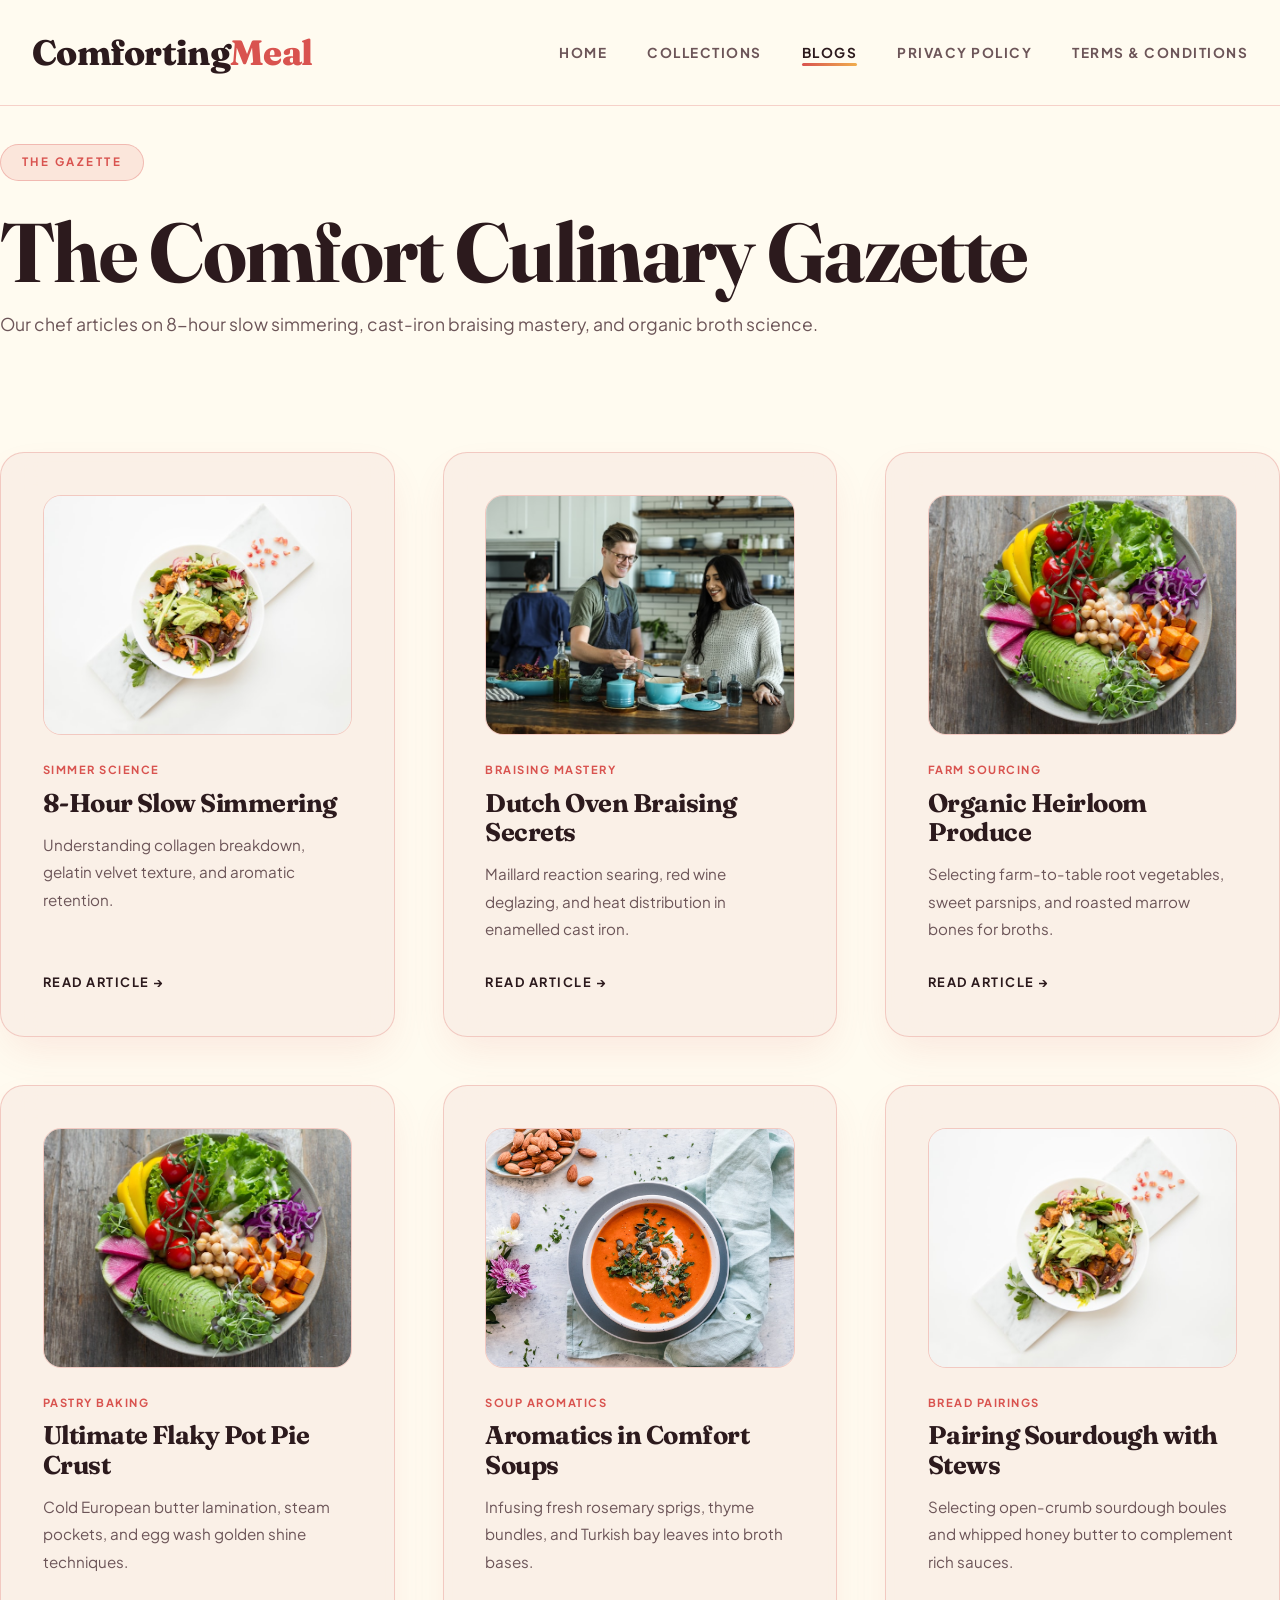
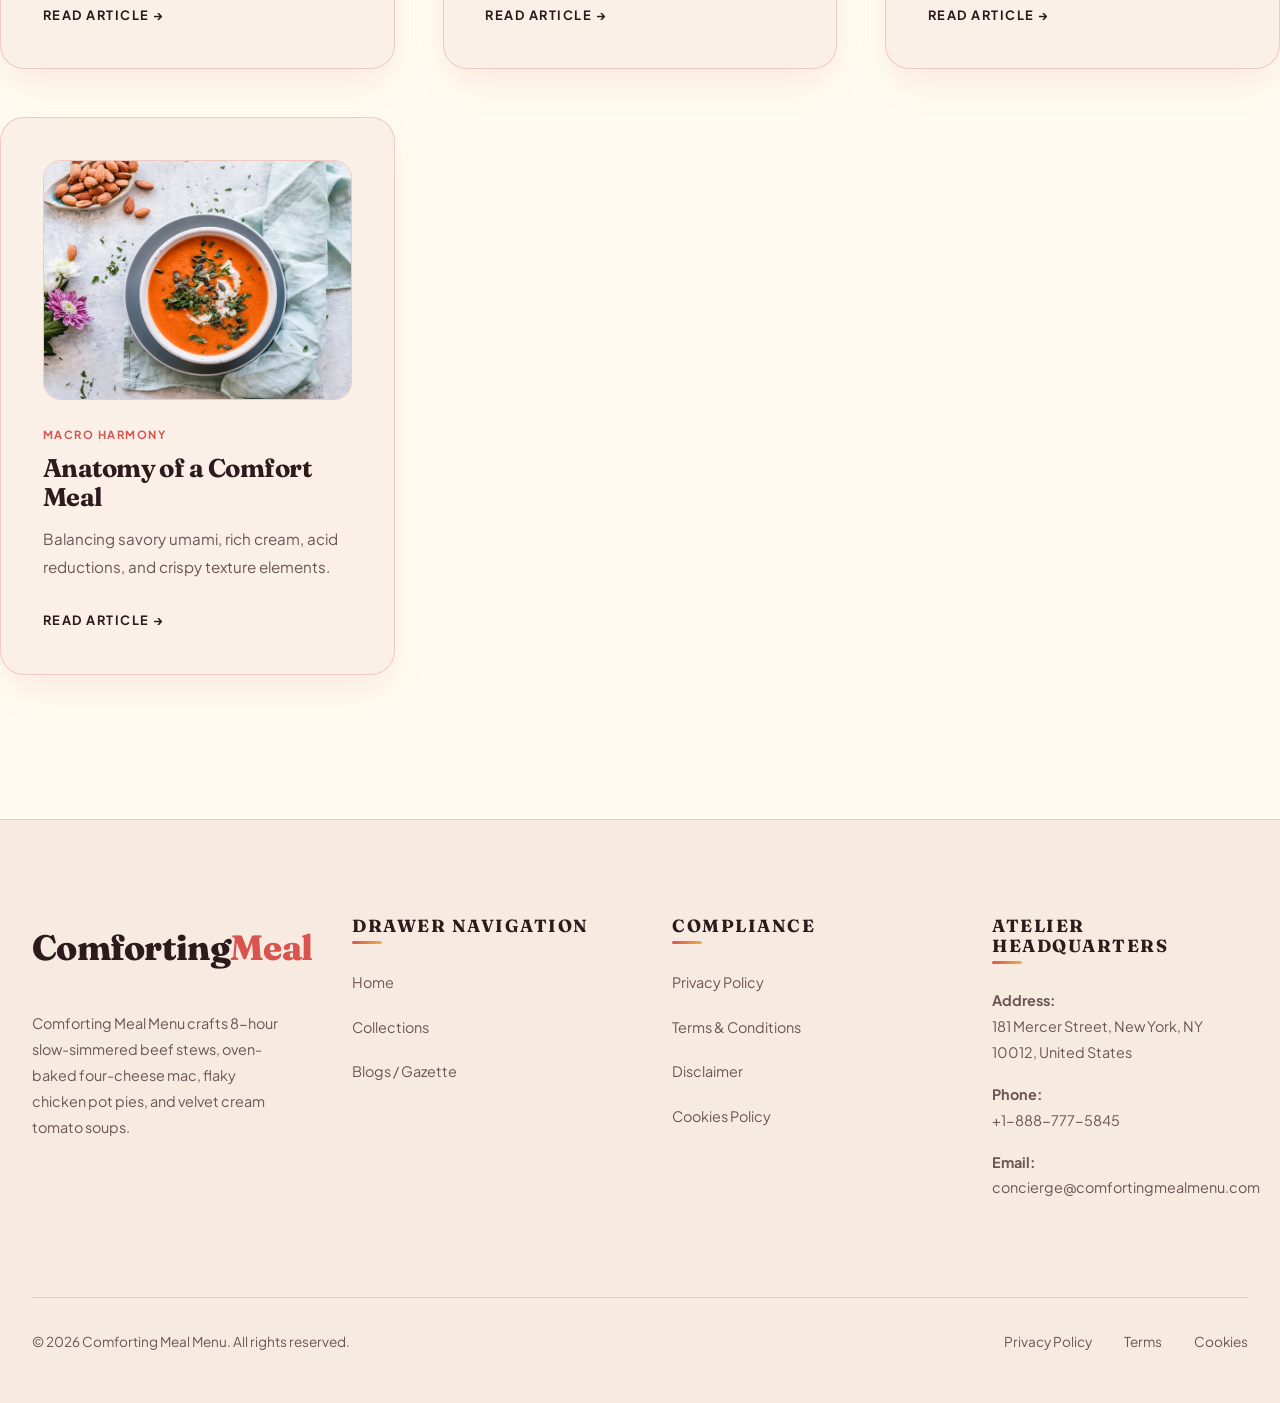
<file: blog/index.html>
<!DOCTYPE html>
<html lang="en">
<head>
    <!-- Google tag (gtag.js) -->
    <script async src="https://www.googletagmanager.com/gtag/js?id=G-0LY0HY7L01"></script>
    <script>
      window.dataLayer = window.dataLayer || [];
      function gtag(){dataLayer.push(arguments);}
      gtag('js', new Date());

      gtag('config', 'G-0LY0HY7L01');
    </script>
    <meta charset="UTF-8">
    <meta name="viewport" content="width=device-width, initial-scale=1.0">
    <meta name="description" content="The Comfort Culinary Gazette. Expert articles on 8-hour slow simmering, Dutch oven braising, organic broth sourcing, and flaky pastry.">
    <title>The Comfort Gazette | Comforting Meal Menu</title>
    <link rel="stylesheet" href="../style.css">
</head>
<body>

    <!-- Header Navigation -->
    <header>
        <nav class="navbar">
            <a href="../index.php" class="logo">Comforting<span>Meal</span></a>
            <ul class="nav-links">
                <li><a href="../index.php">Home</a></li>
                <li><a href="../collections.html">Collections</a></li>
                <li><a href="index.html" class="active">Blogs</a></li>
                <li><a href="../privacy-policy.html">Privacy Policy</a></li>
                <li><a href="../terms.html">Terms & Conditions</a></li>
            </ul>
            <button class="menu-btn" aria-label="Toggle Navigation">
                <span></span>
                <span></span>
                <span></span>
            </button>
        </nav>
    </header>

    <!-- Main Content -->
    <main style="padding-top: 9rem; max-width: 1280px; margin: 0 auto;">
        
        <div class="section-title reveal-item">
            <span class="hero-badge">THE GAZETTE</span>
            <h1>The Comfort Culinary Gazette</h1>
            <p>Our chef articles on 8-hour slow simmering, cast-iron braising mastery, and organic broth science.</p>
        </div>

        <section style="padding: 3rem 0 9rem;">
            <div class="features-grid">
                
                <!-- Blog 1 -->
                <div class="luxury-card reveal-item">
                    <div class="feature-img-wrapper">
                        <img src="../img/journal1.jpg" alt="8-hour slow simmering vs quick pressure cooking culinary audit" loading="lazy">
                    </div>
                    <div class="feature-content">
                        <span class="blog-tag">Simmer Science</span>
                        <h3>8-Hour Slow Simmering</h3>
                        <p class="blog-excerpt">Understanding collagen breakdown, gelatin velvet texture, and aromatic retention.</p>
                        <a href="8-hour-slow-simmering-vs-quick-pressure-cooking.html" class="blog-link">Read Article &rarr;</a>
                    </div>
                </div>

                <!-- Blog 2 -->
                <div class="luxury-card reveal-item">
                    <div class="feature-img-wrapper">
                        <img src="../img/craft.jpg" alt="Cast-iron Dutch oven braising mastery for tender comfort meat" loading="lazy">
                    </div>
                    <div class="feature-content">
                        <span class="blog-tag">Braising Mastery</span>
                        <h3>Dutch Oven Braising Secrets</h3>
                        <p class="blog-excerpt">Maillard reaction searing, red wine deglazing, and heat distribution in enamelled cast iron.</p>
                        <a href="cast-iron-dutch-oven-braising-mastery.html" class="blog-link">Read Article &rarr;</a>
                    </div>
                </div>

                <!-- Blog 3 -->
                <div class="luxury-card reveal-item">
                    <div class="feature-img-wrapper">
                        <img src="../img/journal2.jpg" alt="Organic heirloom vegetables and farm-to-table broth sourcing guide" loading="lazy">
                    </div>
                    <div class="feature-content">
                        <span class="blog-tag">Farm Sourcing</span>
                        <h3>Organic Heirloom Produce</h3>
                        <p class="blog-excerpt">Selecting farm-to-table root vegetables, sweet parsnips, and roasted marrow bones for broths.</p>
                        <a href="organic-heirloom-vegetables-farm-sourcing.html" class="blog-link">Read Article &rarr;</a>
                    </div>
                </div>

                <!-- Blog 4 -->
                <div class="luxury-card reveal-item">
                    <div class="feature-img-wrapper">
                        <img src="../img/dish2.jpg" alt="Crafting the ultimate flaky butter pastry pot pie crust" loading="lazy">
                    </div>
                    <div class="feature-content">
                        <span class="blog-tag">Pastry Baking</span>
                        <h3>Ultimate Flaky Pot Pie Crust</h3>
                        <p class="blog-excerpt">Cold European butter lamination, steam pockets, and egg wash golden shine techniques.</p>
                        <a href="crafting-the-ultimate-flaky-pot-pie-crust.html" class="blog-link">Read Article &rarr;</a>
                    </div>
                </div>

                <!-- Blog 5 -->
                <div class="luxury-card reveal-item">
                    <div class="feature-img-wrapper">
                        <img src="../img/hero_food.jpg" alt="Rosemary, thyme, and bay leaves aromatics in comfort soups" loading="lazy">
                    </div>
                    <div class="feature-content">
                        <span class="blog-tag">Soup Aromatics</span>
                        <h3>Aromatics in Comfort Soups</h3>
                        <p class="blog-excerpt">Infusing fresh rosemary sprigs, thyme bundles, and Turkish bay leaves into broth bases.</p>
                        <a href="herbs-and-aromatics-in-comfort-soups.html" class="blog-link">Read Article &rarr;</a>
                    </div>
                </div>

                <!-- Blog 6 -->
                <div class="luxury-card reveal-item">
                    <div class="feature-img-wrapper">
                        <img src="../img/dish1.jpg" alt="Pairing artisan sourdough and honey butter with hearty stews" loading="lazy">
                    </div>
                    <div class="feature-content">
                        <span class="blog-tag">Bread Pairings</span>
                        <h3>Pairing Sourdough with Stews</h3>
                        <p class="blog-excerpt">Selecting open-crumb sourdough boules and whipped honey butter to complement rich sauces.</p>
                        <a href="pairing-artisan-sourdough-with-hearty-stews.html" class="blog-link">Read Article &rarr;</a>
                    </div>
                </div>

                <!-- Blog 7 -->
                <div class="luxury-card reveal-item">
                    <div class="feature-img-wrapper">
                        <img src="../img/dish3.jpg" alt="The anatomy of an authentic comforting meal macro harmony" loading="lazy">
                    </div>
                    <div class="feature-content">
                        <span class="blog-tag">Macro Harmony</span>
                        <h3>Anatomy of a Comfort Meal</h3>
                        <p class="blog-excerpt">Balancing savory umami, rich cream, acid reductions, and crispy texture elements.</p>
                        <a href="anatomy-of-an-authentic-comforting-meal.html" class="blog-link">Read Article &rarr;</a>
                    </div>
                </div>

            </div>
        </section>

    </main>

    <!-- Footer -->
    <footer>
        <div class="footer-container">
            <div class="footer-col" style="flex: 1.5;">
                <a href="../index.php" class="logo" style="margin-bottom: 2rem; display: inline-block;">Comforting<span>Meal</span></a>
                <p>Comforting Meal Menu crafts 8-hour slow-simmered beef stews, oven-baked four-cheese mac, flaky chicken pot pies, and velvet cream tomato soups.</p>
            </div>
            <div class="footer-col">
                <h4>Drawer Navigation</h4>
                <ul>
                    <li><a href="../index.php">Home</a></li>
                    <li><a href="../collections.html">Collections</a></li>
                    <li><a href="index.html">Blogs / Gazette</a></li>
                </ul>
            </div>
            <div class="footer-col">
                <h4>Compliance</h4>
                <ul>
                    <li><a href="../privacy-policy.html">Privacy Policy</a></li>
                    <li><a href="../terms.html">Terms & Conditions</a></li>
                    <li><a href="../disclaimer.html">Disclaimer</a></li>
                    <li><a href="../cookies.html">Cookies Policy</a></li>
                </ul>
            </div>
            <div class="footer-col" style="flex: 1.2;">
                <h4>Atelier Headquarters</h4>
                <p><strong>Address:</strong><br>181 Mercer Street, New York, NY 10012, United States</p>
                <p><strong>Phone:</strong><br>+1-888-777-5845</p>
                <p><strong>Email:</strong><br>concierge@comfortingmealmenu.com</p>
            </div>
        </div>
        <div class="footer-bottom">
            <p>&copy; 2026 Comforting Meal Menu. All rights reserved.</p>
            <div class="footer-bottom-links">
                <a href="../privacy-policy.html">Privacy Policy</a>
                <a href="../terms.html">Terms</a>
                <a href="../cookies.html">Cookies</a>
            </div>
        </div>
    </footer>

    <script src="../script.js"></script>
</body>
</html>
</file>
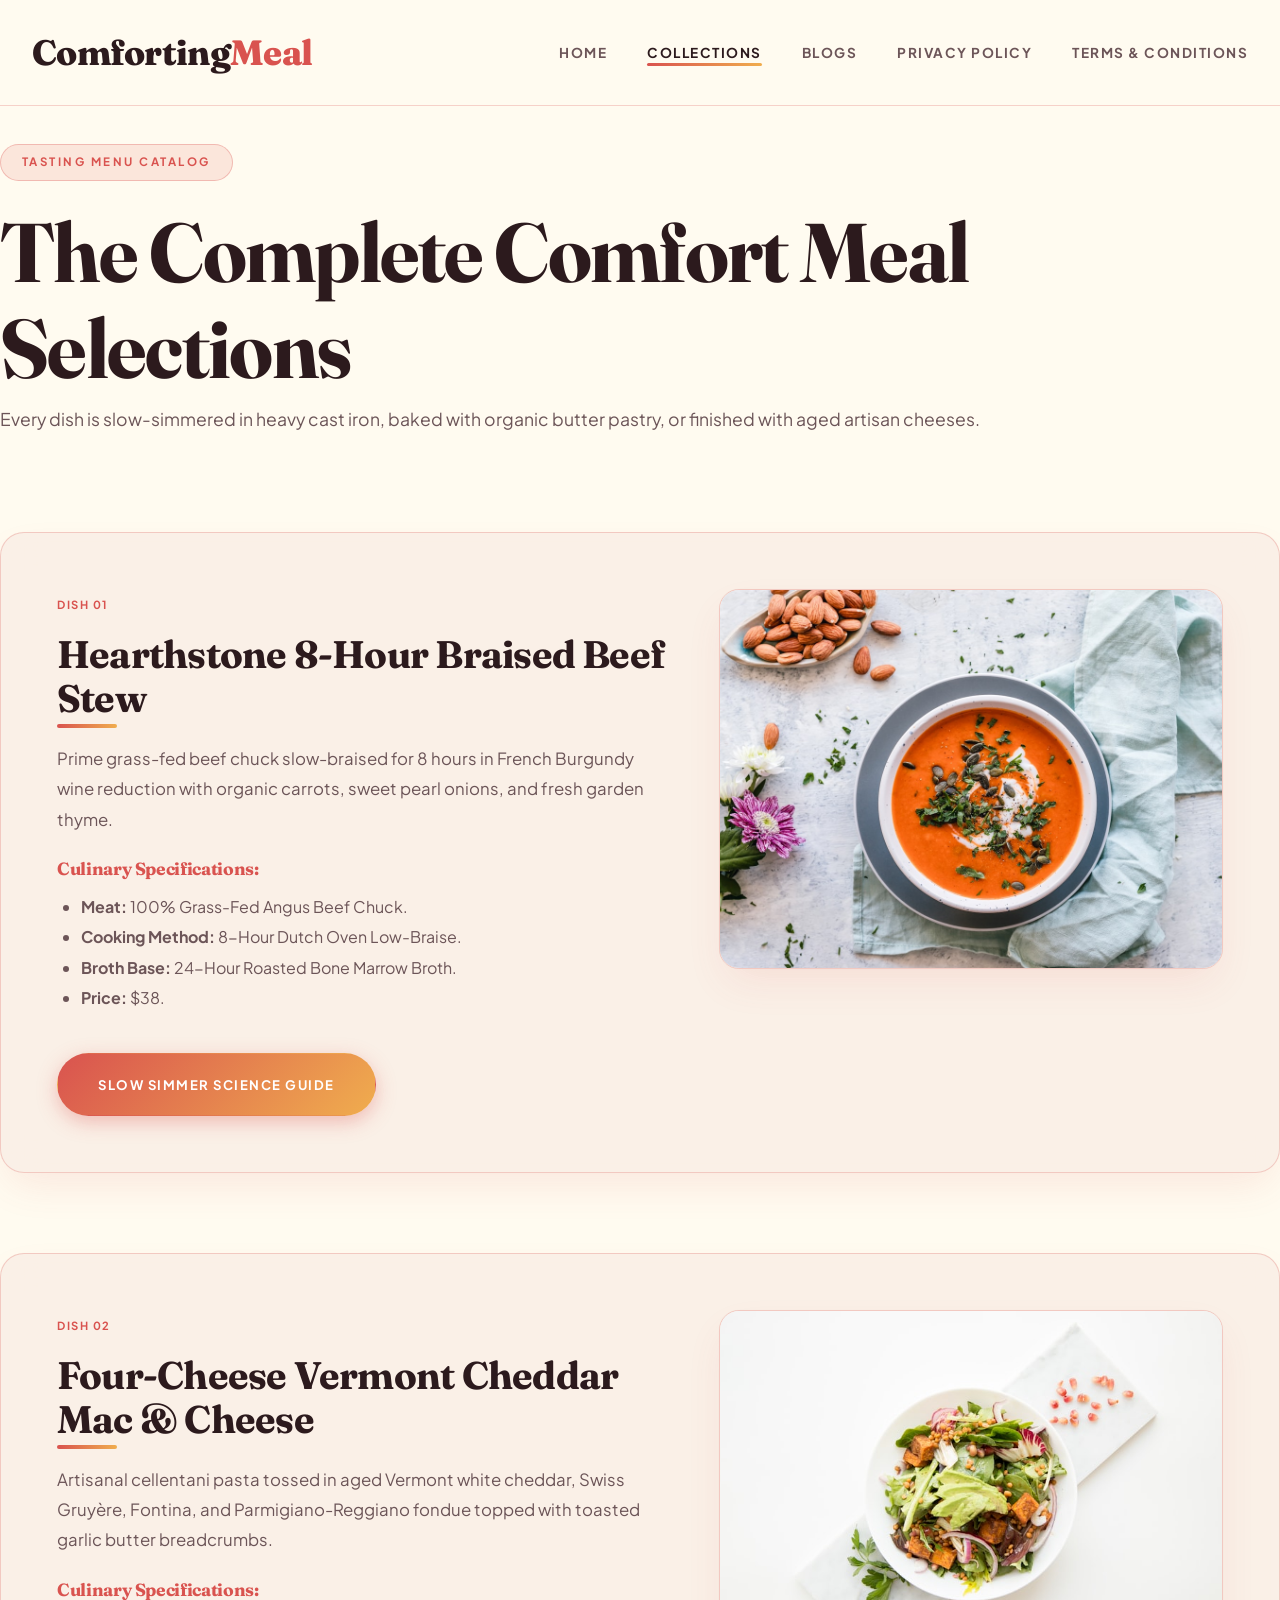
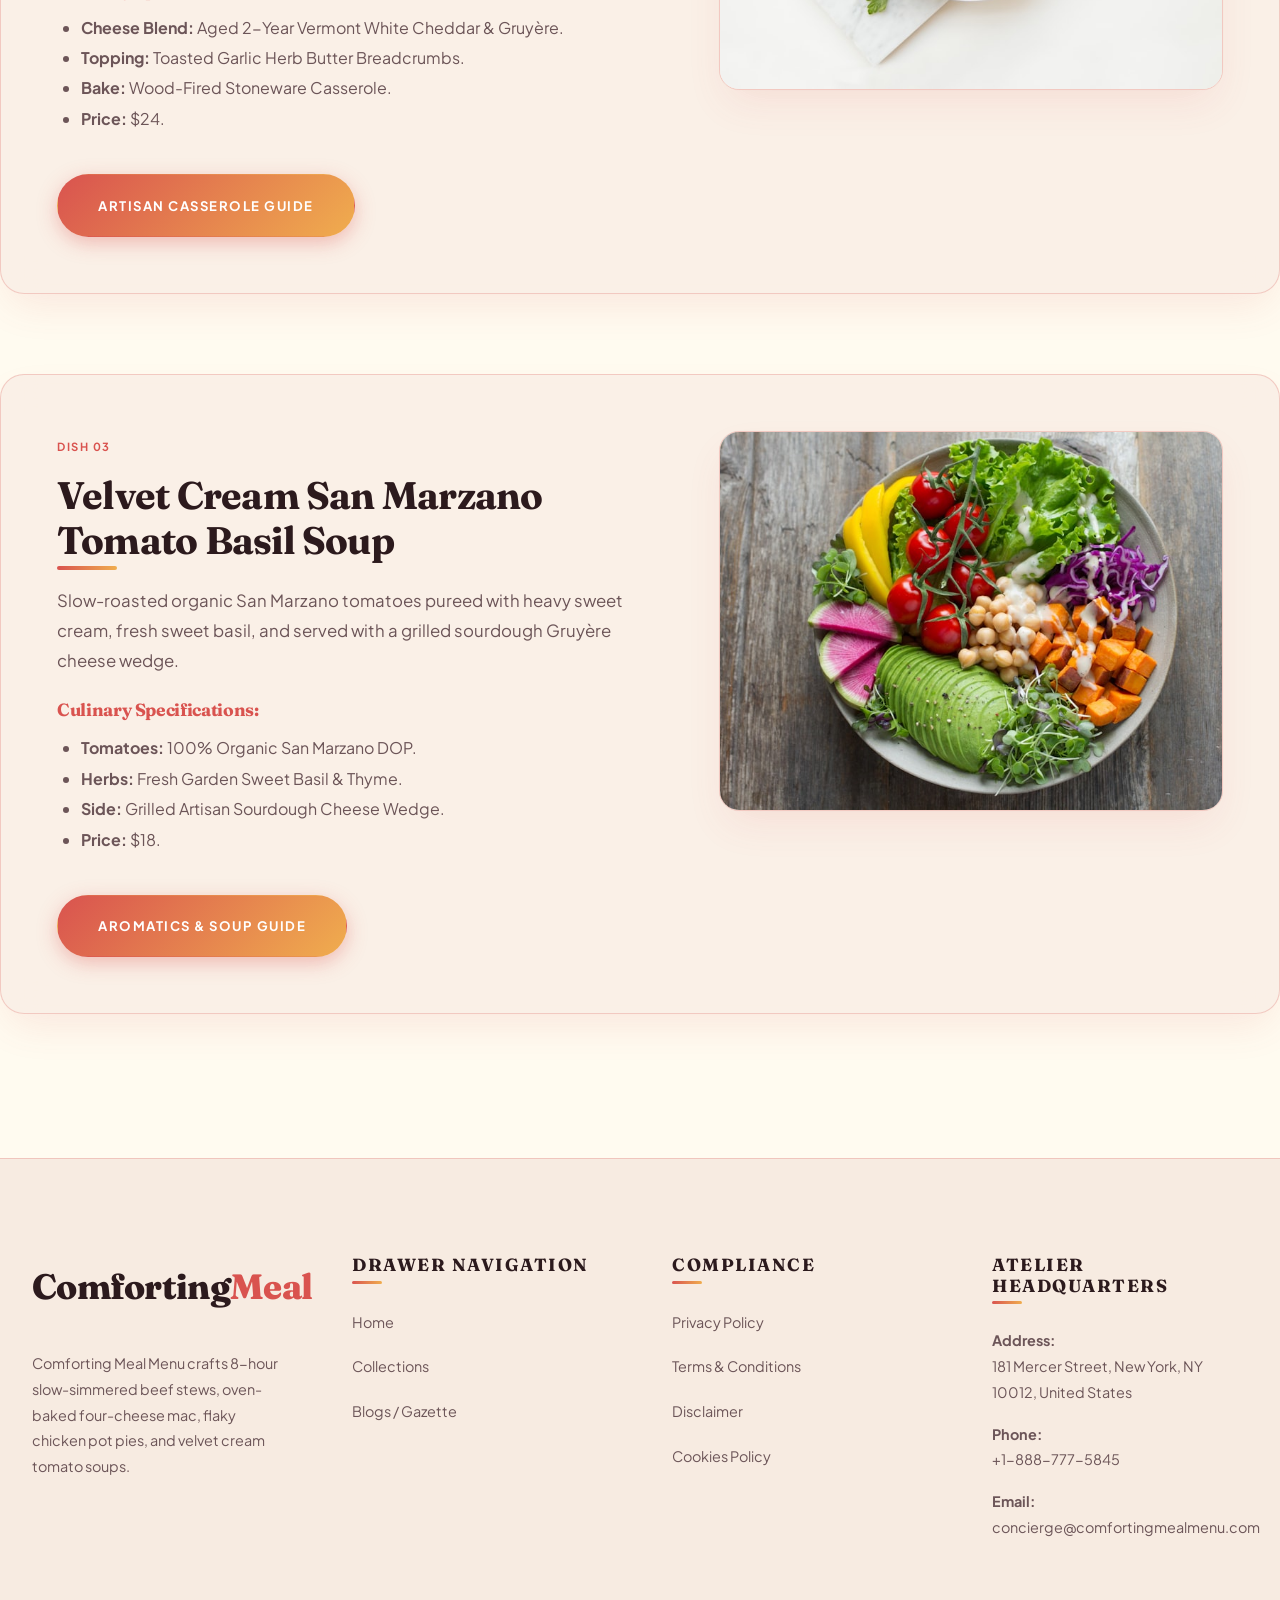
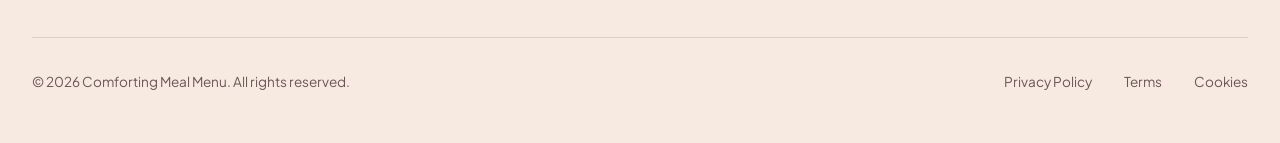
<file: collections.html>
<!DOCTYPE html>
<html lang="en">
<head>
    <!-- Google tag (gtag.js) -->
    <script async src="https://www.googletagmanager.com/gtag/id=G-0LY0HY7L01"></script>
    <script>
      window.dataLayer = window.dataLayer || [];
      function gtag(){dataLayer.push(arguments);}
      gtag('js', new Date());

      gtag('config', 'G-0LY0HY7L01');
    </script>
    <meta charset="UTF-8">
    <meta name="viewport" content="width=device-width, initial-scale=1.0">
    <meta name="description" content="Explore our complete comfort tasting menu catalog. Featuring 8-hour braised beef stews, four-cheese mac, and flaky chicken pot pies.">
    <title>The Comfort Tasting Menu | Comforting Meal Menu</title>
    <link rel="stylesheet" href="style.css">
</head>
<body>

    <!-- Header Navigation -->
    <header>
        <nav class="navbar">
            <a href="index.php" class="logo">Comforting<span>Meal</span></a>
            <ul class="nav-links">
                <li><a href="index.php">Home</a></li>
                <li><a href="collections.html" class="active">Collections</a></li>
                <li><a href="blog/index.html">Blogs</a></li>
                <li><a href="privacy-policy.html">Privacy Policy</a></li>
                <li><a href="terms.html">Terms & Conditions</a></li>
            </ul>
            <button class="menu-btn" aria-label="Toggle Navigation">
                <span></span>
                <span></span>
                <span></span>
            </button>
        </nav>
    </header>

    <!-- Main Content Container -->
    <main style="padding-top: 9rem; max-width: 1280px; margin: 0 auto;">
        
        <div class="section-title reveal-item">
            <span class="hero-badge">TASTING MENU CATALOG</span>
            <h1>The Complete Comfort Meal Selections</h1>
            <p>Every dish is slow-simmered in heavy cast iron, baked with organic butter pastry, or finished with aged artisan cheeses.</p>
        </div>

        <!-- Catalog Detail Section -->
        <section style="padding: 2rem 0 9rem; display: flex; flex-direction: column; gap: 5rem;">
            
            <!-- Category 1: Hearthstone 8-Hour Braised Beef Stew -->
            <div class="luxury-card reveal-item" style="padding: 3.5rem;">
                <div style="display: flex; justify-content: space-between; align-items: flex-start; flex-wrap: wrap; gap: 3rem;">
                    <div style="flex: 1.1; min-width: 320px;">
                        <span class="blog-tag">DISH 01</span>
                        <h2 style="font-size: 2.4rem; margin-top: 0.5rem; margin-bottom: 1.5rem; border-left: none; padding-left: 0;">Hearthstone 8-Hour Braised Beef Stew</h2>
                        <p style="color: var(--color-fg-muted); font-size: 1.05rem; margin-bottom: 1.5rem; line-height: 1.8;">Prime grass-fed beef chuck slow-braised for 8 hours in French Burgundy wine reduction with organic carrots, sweet pearl onions, and fresh garden thyme.</p>
                        
                        <h4 style="font-family: var(--font-heading); margin-bottom: 0.8rem; font-size: 1.1rem; color: var(--color-accent);">Culinary Specifications:</h4>
                        <ul style="margin-left: 1.5rem; margin-bottom: 2.5rem; color: var(--color-fg-muted); line-height: 1.9;">
                            <li><strong>Meat:</strong> 100% Grass-Fed Angus Beef Chuck.</li>
                            <li><strong>Cooking Method:</strong> 8-Hour Dutch Oven Low-Braise.</li>
                            <li><strong>Broth Base:</strong> 24-Hour Roasted Bone Marrow Broth.</li>
                            <li><strong>Price:</strong> $38.</li>
                        </ul>
                        <a href="blog/8-hour-slow-simmering-vs-quick-pressure-cooking.html" class="btn btn-primary">Slow Simmer Science Guide</a>
                    </div>
                    <div style="flex: 0.9; min-width: 320px; height: 380px; border-radius: 20px; overflow: hidden; border: 1px solid var(--color-border); box-shadow: var(--card-shadow);">
                        <img src="img/hero_food.jpg" alt="Slow-simmered prime beef stew with root vegetables" style="width: 100%; height: 100%; object-fit: cover;">
                    </div>
                </div>
            </div>

            <!-- Category 2: Four-Cheese Vermont Cheddar Mac & Cheese -->
            <div class="luxury-card reveal-item" style="padding: 3.5rem;">
                <div style="display: flex; justify-content: space-between; align-items: flex-start; flex-wrap: wrap; gap: 3rem;">
                    <div style="flex: 1.1; min-width: 320px;">
                        <span class="blog-tag">DISH 02</span>
                        <h2 style="font-size: 2.4rem; margin-top: 0.5rem; margin-bottom: 1.5rem; border-left: none; padding-left: 0;">Four-Cheese Vermont Cheddar Mac & Cheese</h2>
                        <p style="color: var(--color-fg-muted); font-size: 1.05rem; margin-bottom: 1.5rem; line-height: 1.8;">Artisanal cellentani pasta tossed in aged Vermont white cheddar, Swiss Gruyère, Fontina, and Parmigiano-Reggiano fondue topped with toasted garlic butter breadcrumbs.</p>
                        
                        <h4 style="font-family: var(--font-heading); margin-bottom: 0.8rem; font-size: 1.1rem; color: var(--color-accent);">Culinary Specifications:</h4>
                        <ul style="margin-left: 1.5rem; margin-bottom: 2.5rem; color: var(--color-fg-muted); line-height: 1.9;">
                            <li><strong>Cheese Blend:</strong> Aged 2-Year Vermont White Cheddar & Gruyère.</li>
                            <li><strong>Topping:</strong> Toasted Garlic Herb Butter Breadcrumbs.</li>
                            <li><strong>Bake:</strong> Wood-Fired Stoneware Casserole.</li>
                            <li><strong>Price:</strong> $24.</li>
                        </ul>
                        <a href="blog/cast-iron-dutch-oven-braising-mastery.html" class="btn btn-primary">Artisan Casserole Guide</a>
                    </div>
                    <div style="flex: 0.9; min-width: 320px; height: 380px; border-radius: 20px; overflow: hidden; border: 1px solid var(--color-border); box-shadow: var(--card-shadow);">
                        <img src="img/dish1.jpg" alt="Oven-baked artisan mac & cheese with golden breadcrumbs" style="width: 100%; height: 100%; object-fit: cover;">
                    </div>
                </div>
            </div>

            <!-- Category 3: Velvet Cream San Marzano Tomato Basil Soup -->
            <div class="luxury-card reveal-item" style="padding: 3.5rem;">
                <div style="display: flex; justify-content: space-between; align-items: flex-start; flex-wrap: wrap; gap: 3rem;">
                    <div style="flex: 1.1; min-width: 320px;">
                        <span class="blog-tag">DISH 03</span>
                        <h2 style="font-size: 2.4rem; margin-top: 0.5rem; margin-bottom: 1.5rem; border-left: none; padding-left: 0;">Velvet Cream San Marzano Tomato Basil Soup</h2>
                        <p style="color: var(--color-fg-muted); font-size: 1.05rem; margin-bottom: 1.5rem; line-height: 1.8;">Slow-roasted organic San Marzano tomatoes pureed with heavy sweet cream, fresh sweet basil, and served with a grilled sourdough Gruyère cheese wedge.</p>
                        
                        <h4 style="font-family: var(--font-heading); margin-bottom: 0.8rem; font-size: 1.1rem; color: var(--color-accent);">Culinary Specifications:</h4>
                        <ul style="margin-left: 1.5rem; margin-bottom: 2.5rem; color: var(--color-fg-muted); line-height: 1.9;">
                            <li><strong>Tomatoes:</strong> 100% Organic San Marzano DOP.</li>
                            <li><strong>Herbs:</strong> Fresh Garden Sweet Basil & Thyme.</li>
                            <li><strong>Side:</strong> Grilled Artisan Sourdough Cheese Wedge.</li>
                            <li><strong>Price:</strong> $18.</li>
                        </ul>
                        <a href="blog/herbs-and-aromatics-in-comfort-soups.html" class="btn btn-primary">Aromatics & Soup Guide</a>
                    </div>
                    <div style="flex: 0.9; min-width: 320px; height: 380px; border-radius: 20px; overflow: hidden; border: 1px solid var(--color-border); box-shadow: var(--card-shadow);">
                        <img src="img/dish2.jpg" alt="Velvet cream tomato basil soup with grilled cheese wedge" style="width: 100%; height: 100%; object-fit: cover;">
                    </div>
                </div>
            </div>

        </section>

    </main>

    <!-- Footer -->
    <footer>
        <div class="footer-container">
            <div class="footer-col" style="flex: 1.5;">
                <a href="index.php" class="logo" style="margin-bottom: 2rem; display: inline-block;">Comforting<span>Meal</span></a>
                <p>Comforting Meal Menu crafts 8-hour slow-simmered beef stews, oven-baked four-cheese mac, flaky chicken pot pies, and velvet cream tomato soups.</p>
            </div>
            <div class="footer-col">
                <h4>Drawer Navigation</h4>
                <ul>
                    <li><a href="index.php">Home</a></li>
                    <li><a href="collections.html">Collections</a></li>
                    <li><a href="blog/index.html">Blogs / Gazette</a></li>
                </ul>
            </div>
            <div class="footer-col">
                <h4>Compliance</h4>
                <ul>
                    <li><a href="privacy-policy.html">Privacy Policy</a></li>
                    <li><a href="terms.html">Terms & Conditions</a></li>
                    <li><a href="disclaimer.html">Disclaimer</a></li>
                    <li><a href="cookies.html">Cookies Policy</a></li>
                </ul>
            </div>
            <div class="footer-col" style="flex: 1.2;">
                <h4>Atelier Headquarters</h4>
                <p><strong>Address:</strong><br>181 Mercer Street, New York, NY 10012, United States</p>
                <p><strong>Phone:</strong><br>+1-888-777-5845</p>
                <p><strong>Email:</strong><br>concierge@comfortingmealmenu.com</p>
            </div>
        </div>
        <div class="footer-bottom">
            <p>&copy; 2026 Comforting Meal Menu. All rights reserved.</p>
            <div class="footer-bottom-links">
                <a href="privacy-policy.html">Privacy Policy</a>
                <a href="terms.html">Terms</a>
                <a href="cookies.html">Cookies</a>
            </div>
        </div>
    </footer>

    <script src="script.js"></script>
</body>
</html>
</file>
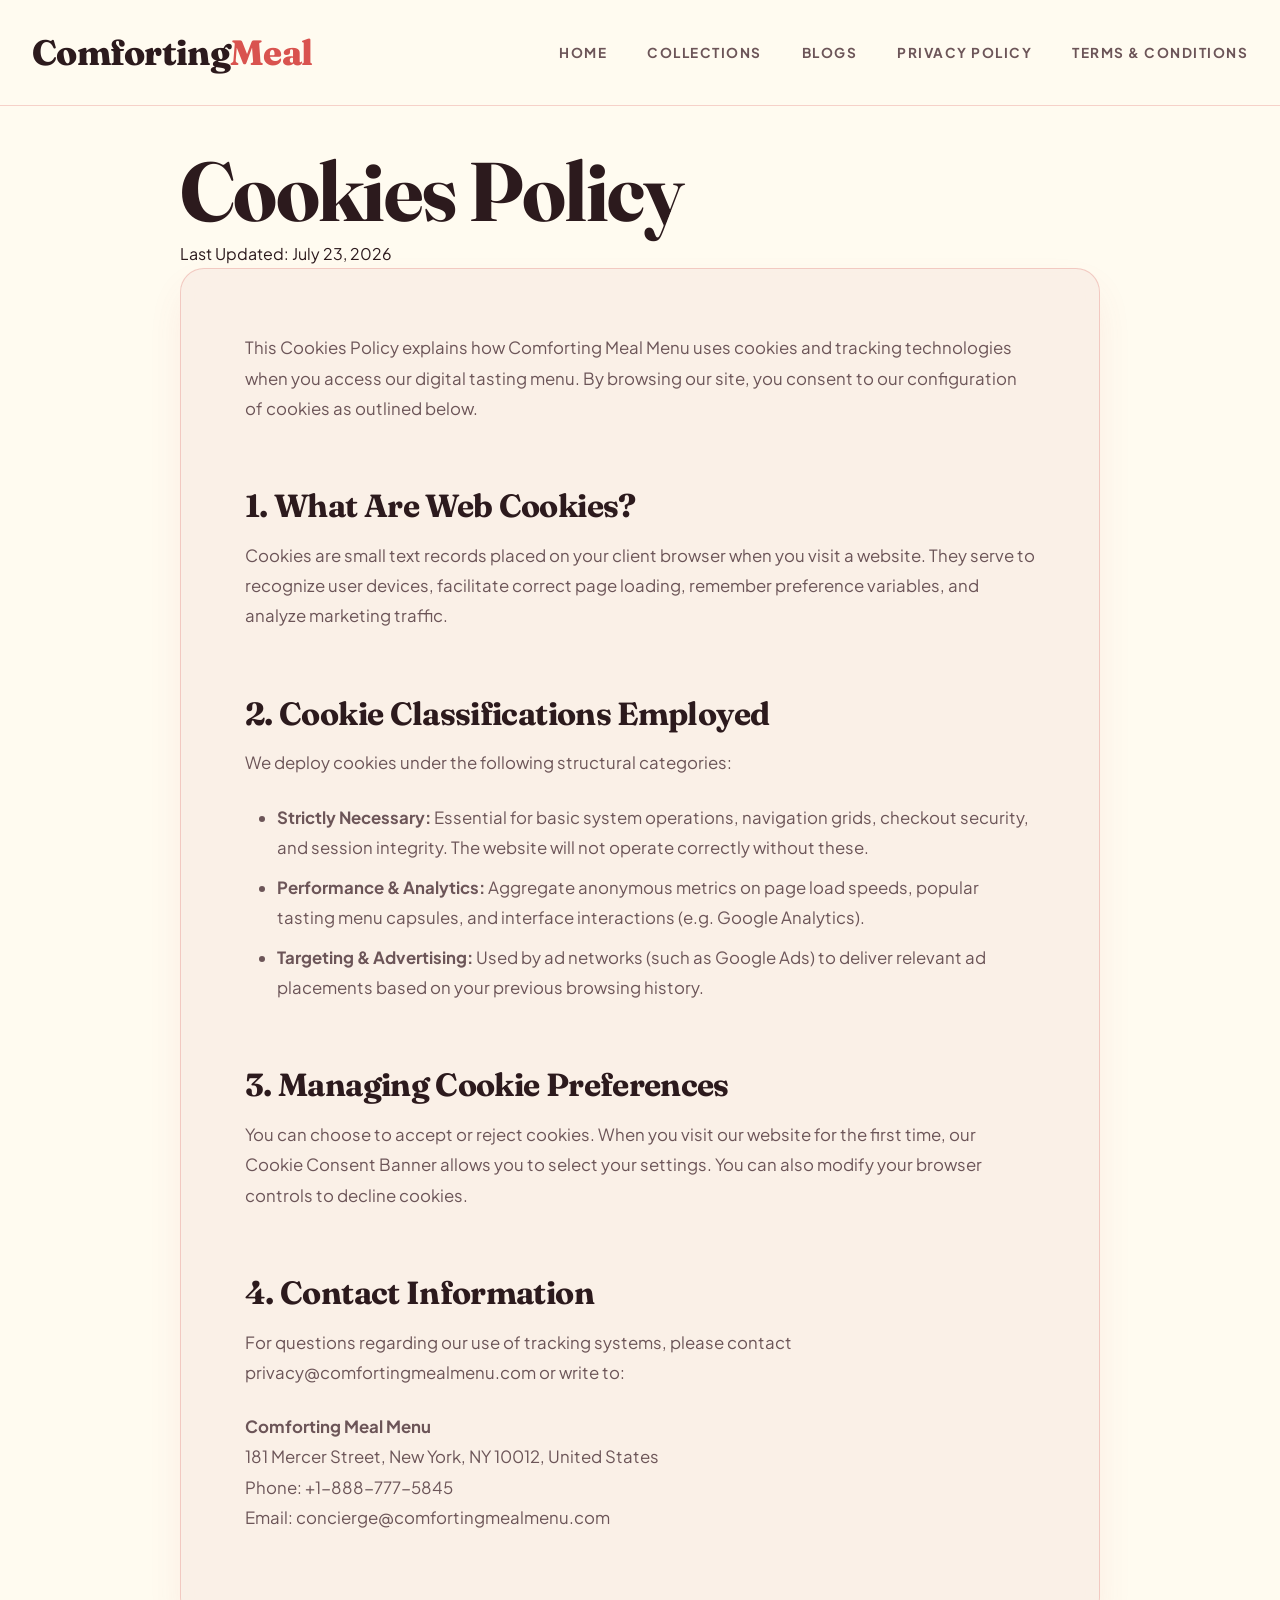
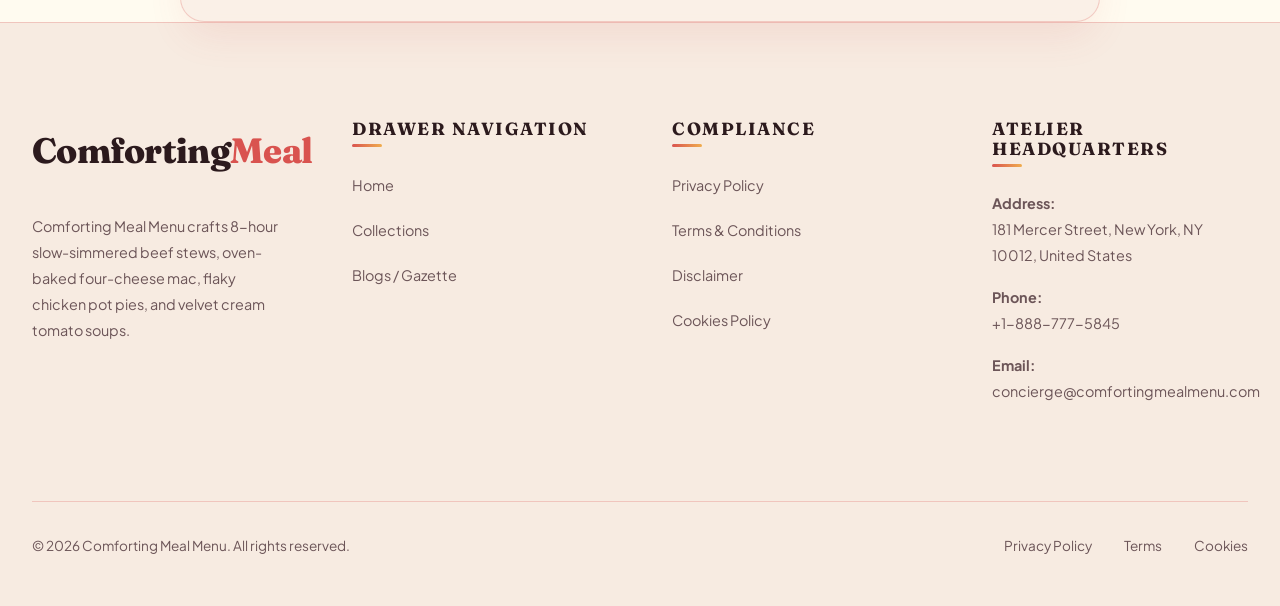
<file: cookies.html>
<!DOCTYPE html>
<html lang="en">
<head>
    <!-- Google tag (gtag.js) -->
    <script async src="https://www.googletagmanager.com/gtag/js?id=G-0LY0HY7L01"></script>
    <script>
      window.dataLayer = window.dataLayer || [];
      function gtag(){dataLayer.push(arguments);}
      gtag('js', new Date());

      gtag('config', 'G-0LY0HY7L01');
    </script>
    <meta charset="UTF-8">
    <meta name="viewport" content="width=device-width, initial-scale=1.0">
    <meta name="description" content="Cookies Policy for Comforting Meal Menu. Learn how we use cookies, tracking analytics, and how to manage your choices.">
    <title>Cookies Policy | Comforting Meal Menu</title>
    <link rel="stylesheet" href="style.css">
</head>
<body>

    <!-- Header Navigation -->
    <header>
        <nav class="navbar">
            <a href="index.php" class="logo">Comforting<span>Meal</span></a>
            <ul class="nav-links">
                <li><a href="index.php">Home</a></li>
                <li><a href="collections.html">Collections</a></li>
                <li><a href="blog/index.html">Blogs</a></li>
                <li><a href="privacy-policy.html">Privacy Policy</a></li>
                <li><a href="terms.html">Terms & Conditions</a></li>
            </ul>
            <button class="menu-btn" aria-label="Toggle Navigation">
                <span></span>
                <span></span>
                <span></span>
            </button>
        </nav>
    </header>

    <!-- Main Content Container -->
    <main class="compliance-page" style="margin: 0 auto;">
        <h1>Cookies Policy</h1>
        <div class="meta-info">Last Updated: July 23, 2026</div>

        <div class="legal-content">
            <p>This Cookies Policy explains how Comforting Meal Menu uses cookies and tracking technologies when you access our digital tasting menu. By browsing our site, you consent to our configuration of cookies as outlined below.</p>

            <h2>1. What Are Web Cookies?</h2>
            <p>Cookies are small text records placed on your client browser when you visit a website. They serve to recognize user devices, facilitate correct page loading, remember preference variables, and analyze marketing traffic.</p>

            <h2>2. Cookie Classifications Employed</h2>
            <p>We deploy cookies under the following structural categories:</p>
            <ul>
                <li><strong>Strictly Necessary:</strong> Essential for basic system operations, navigation grids, checkout security, and session integrity. The website will not operate correctly without these.</li>
                <li><strong>Performance & Analytics:</strong> Aggregate anonymous metrics on page load speeds, popular tasting menu capsules, and interface interactions (e.g. Google Analytics).</li>
                <li><strong>Targeting & Advertising:</strong> Used by ad networks (such as Google Ads) to deliver relevant ad placements based on your previous browsing history.</li>
            </ul>

            <h2>3. Managing Cookie Preferences</h2>
            <p>You can choose to accept or reject cookies. When you visit our website for the first time, our Cookie Consent Banner allows you to select your settings. You can also modify your browser controls to decline cookies.</p>

            <h2>4. Contact Information</h2>
            <p>For questions regarding our use of tracking systems, please contact privacy@comfortingmealmenu.com or write to:</p>
            <p>
                <strong>Comforting Meal Menu</strong><br>
                181 Mercer Street, New York, NY 10012, United States<br>
                Phone: +1-888-777-5845<br>
                Email: concierge@comfortingmealmenu.com
            </p>
        </div>
    </main>

    <!-- Footer -->
    <footer>
        <div class="footer-container">
            <div class="footer-col" style="flex: 1.5;">
                <a href="index.php" class="logo" style="margin-bottom: 2rem; display: inline-block;">Comforting<span>Meal</span></a>
                <p>Comforting Meal Menu crafts 8-hour slow-simmered beef stews, oven-baked four-cheese mac, flaky chicken pot pies, and velvet cream tomato soups.</p>
            </div>
            <div class="footer-col">
                <h4>Drawer Navigation</h4>
                <ul>
                    <li><a href="index.php">Home</a></li>
                    <li><a href="collections.html">Collections</a></li>
                    <li><a href="blog/index.html">Blogs / Gazette</a></li>
                </ul>
            </div>
            <div class="footer-col">
                <h4>Compliance</h4>
                <ul>
                    <li><a href="privacy-policy.html">Privacy Policy</a></li>
                    <li><a href="terms.html">Terms & Conditions</a></li>
                    <li><a href="disclaimer.html">Disclaimer</a></li>
                    <li><a href="cookies.html">Cookies Policy</a></li>
                </ul>
            </div>
            <div class="footer-col" style="flex: 1.2;">
                <h4>Atelier Headquarters</h4>
                <p><strong>Address:</strong><br>181 Mercer Street, New York, NY 10012, United States</p>
                <p><strong>Phone:</strong><br>+1-888-777-5845</p>
                <p><strong>Email:</strong><br>concierge@comfortingmealmenu.com</p>
            </div>
        </div>
        <div class="footer-bottom">
            <p>&copy; 2026 Comforting Meal Menu. All rights reserved.</p>
            <div class="footer-bottom-links">
                <a href="privacy-policy.html">Privacy Policy</a>
                <a href="terms.html">Terms</a>
                <a href="cookies.html">Cookies</a>
            </div>
        </div>
    </footer>

    <script src="script.js"></script>
</body>
</html>
</file>
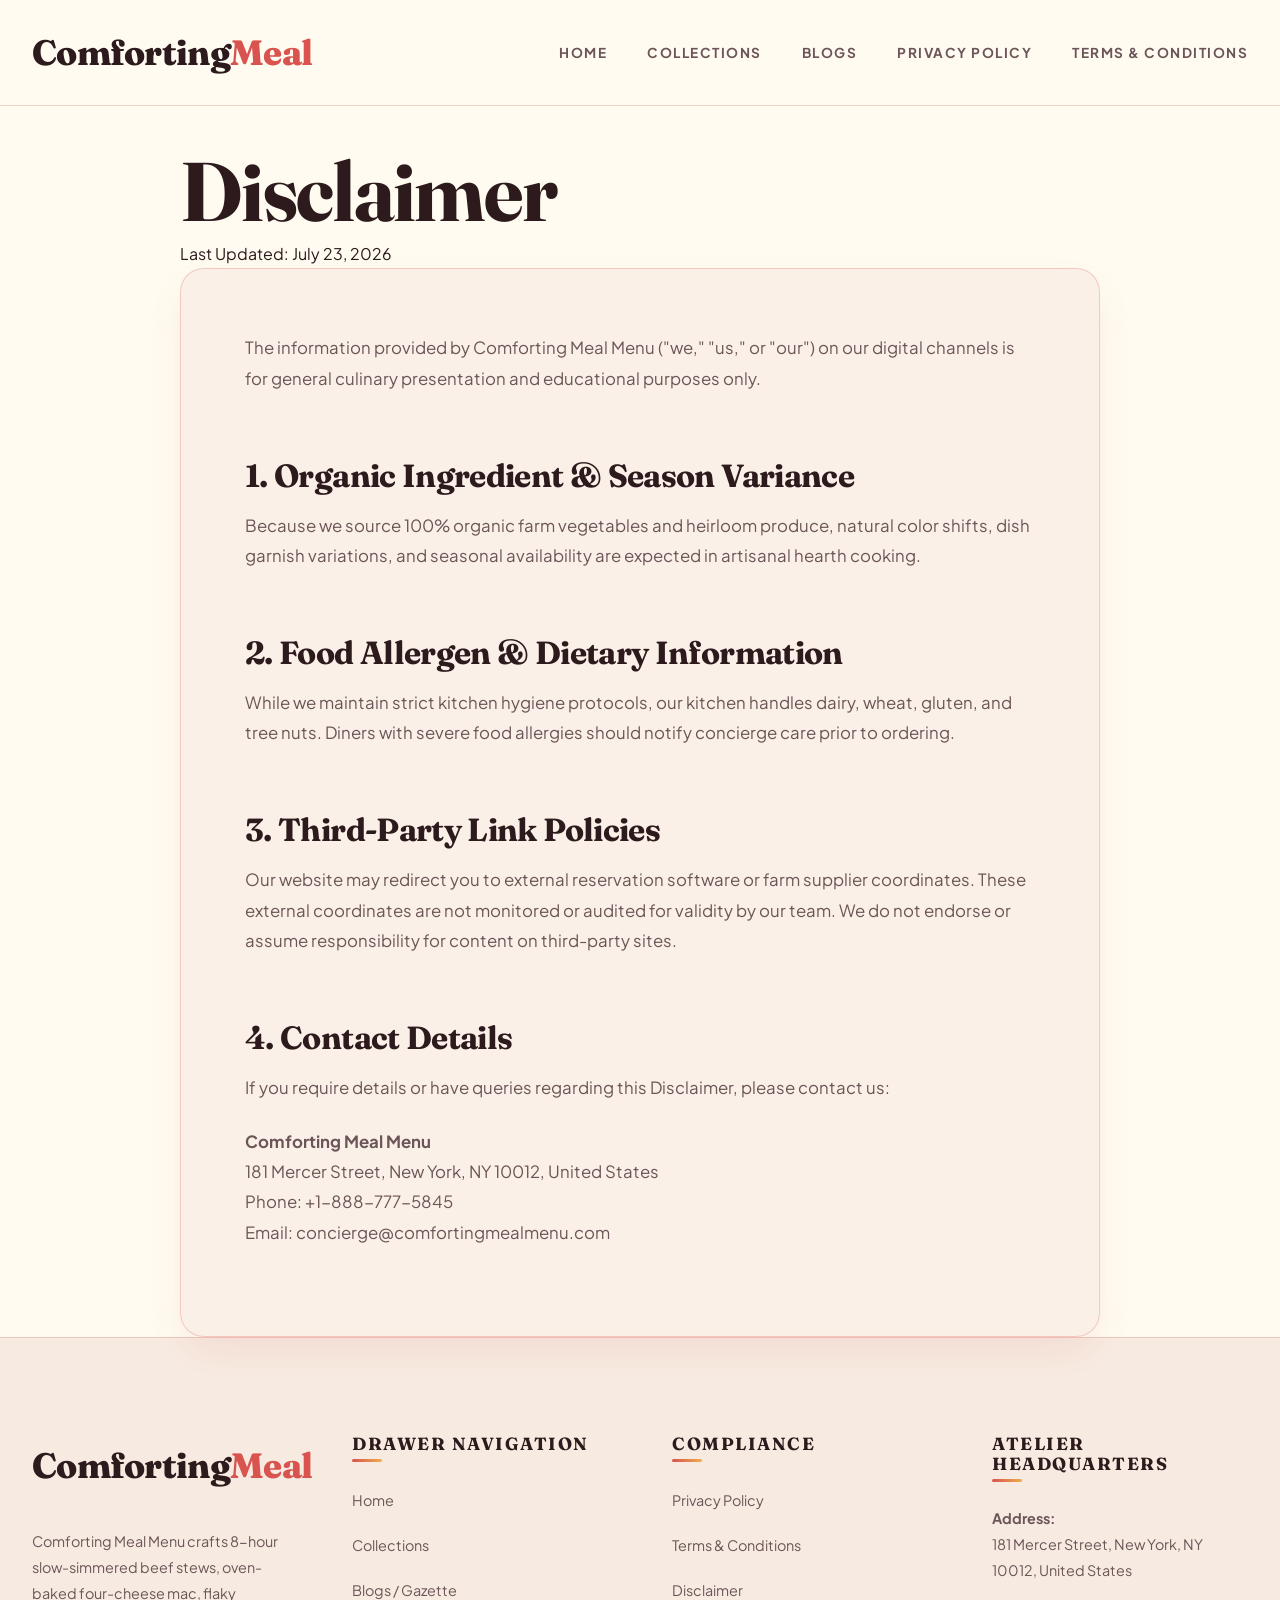
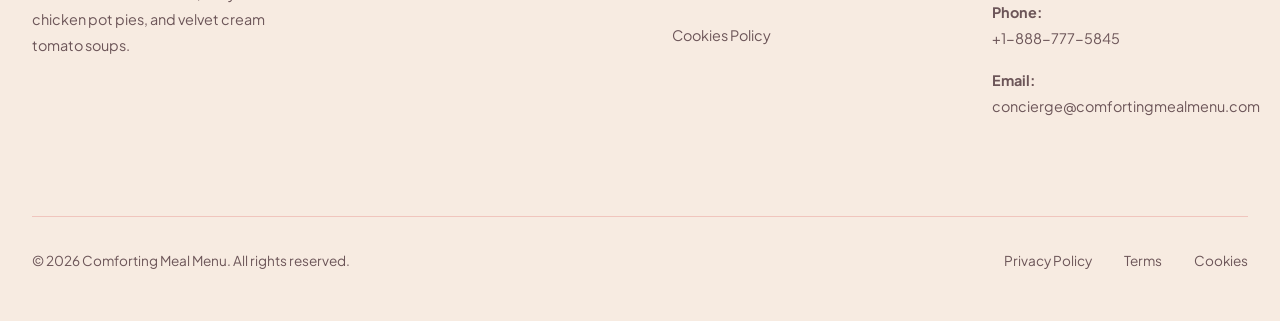
<file: disclaimer.html>
<!DOCTYPE html>
<html lang="en">
<head>
    <!-- Google tag (gtag.js) -->
    <script async src="https://www.googletagmanager.com/gtag/js?id=G-0LY0HY7L01"></script>
    <script>
      window.dataLayer = window.dataLayer || [];
      function gtag(){dataLayer.push(arguments);}
      gtag('js', new Date());

      gtag('config', 'G-0LY0HY7L01');
    </script>
    <meta charset="UTF-8">
    <meta name="viewport" content="width=device-width, initial-scale=1.0">
    <meta name="description" content="Disclaimer for Comforting Meal Menu. Learn about organic ingredient variations, allergen advice, and third-party links.">
    <title>Disclaimer | Comforting Meal Menu</title>
    <link rel="stylesheet" href="style.css">
</head>
<body>

    <!-- Header Navigation -->
    <header>
        <nav class="navbar">
            <a href="index.php" class="logo">Comforting<span>Meal</span></a>
            <ul class="nav-links">
                <li><a href="index.php">Home</a></li>
                <li><a href="collections.html">Collections</a></li>
                <li><a href="blog/index.html">Blogs</a></li>
                <li><a href="privacy-policy.html">Privacy Policy</a></li>
                <li><a href="terms.html">Terms & Conditions</a></li>
            </ul>
            <button class="menu-btn" aria-label="Toggle Navigation">
                <span></span>
                <span></span>
                <span></span>
            </button>
        </nav>
    </header>

    <!-- Main Content Container -->
    <main class="compliance-page" style="margin: 0 auto;">
        <h1>Disclaimer</h1>
        <div class="meta-info">Last Updated: July 23, 2026</div>

        <div class="legal-content">
            <p>The information provided by Comforting Meal Menu ("we," "us," or "our") on our digital channels is for general culinary presentation and educational purposes only.</p>

            <h2>1. Organic Ingredient & Season Variance</h2>
            <p>Because we source 100% organic farm vegetables and heirloom produce, natural color shifts, dish garnish variations, and seasonal availability are expected in artisanal hearth cooking.</p>

            <h2>2. Food Allergen & Dietary Information</h2>
            <p>While we maintain strict kitchen hygiene protocols, our kitchen handles dairy, wheat, gluten, and tree nuts. Diners with severe food allergies should notify concierge care prior to ordering.</p>

            <h2>3. Third-Party Link Policies</h2>
            <p>Our website may redirect you to external reservation software or farm supplier coordinates. These external coordinates are not monitored or audited for validity by our team. We do not endorse or assume responsibility for content on third-party sites.</p>

            <h2>4. Contact Details</h2>
            <p>If you require details or have queries regarding this Disclaimer, please contact us:</p>
            <p>
                <strong>Comforting Meal Menu</strong><br>
                181 Mercer Street, New York, NY 10012, United States<br>
                Phone: +1-888-777-5845<br>
                Email: concierge@comfortingmealmenu.com
            </p>
        </div>
    </main>

    <!-- Footer -->
    <footer>
        <div class="footer-container">
            <div class="footer-col" style="flex: 1.5;">
                <a href="index.php" class="logo" style="margin-bottom: 2rem; display: inline-block;">Comforting<span>Meal</span></a>
                <p>Comforting Meal Menu crafts 8-hour slow-simmered beef stews, oven-baked four-cheese mac, flaky chicken pot pies, and velvet cream tomato soups.</p>
            </div>
            <div class="footer-col">
                <h4>Drawer Navigation</h4>
                <ul>
                    <li><a href="index.php">Home</a></li>
                    <li><a href="collections.html">Collections</a></li>
                    <li><a href="blog/index.html">Blogs / Gazette</a></li>
                </ul>
            </div>
            <div class="footer-col">
                <h4>Compliance</h4>
                <ul>
                    <li><a href="privacy-policy.html">Privacy Policy</a></li>
                    <li><a href="terms.html">Terms & Conditions</a></li>
                    <li><a href="disclaimer.html">Disclaimer</a></li>
                    <li><a href="cookies.html">Cookies Policy</a></li>
                </ul>
            </div>
            <div class="footer-col" style="flex: 1.2;">
                <h4>Atelier Headquarters</h4>
                <p><strong>Address:</strong><br>181 Mercer Street, New York, NY 10012, United States</p>
                <p><strong>Phone:</strong><br>+1-888-777-5845</p>
                <p><strong>Email:</strong><br>concierge@comfortingmealmenu.com</p>
            </div>
        </div>
        <div class="footer-bottom">
            <p>&copy; 2026 Comforting Meal Menu. All rights reserved.</p>
            <div class="footer-bottom-links">
                <a href="privacy-policy.html">Privacy Policy</a>
                <a href="terms.html">Terms</a>
                <a href="cookies.html">Cookies</a>
            </div>
        </div>
    </footer>

    <script src="script.js"></script>
</body>
</html>
</file>
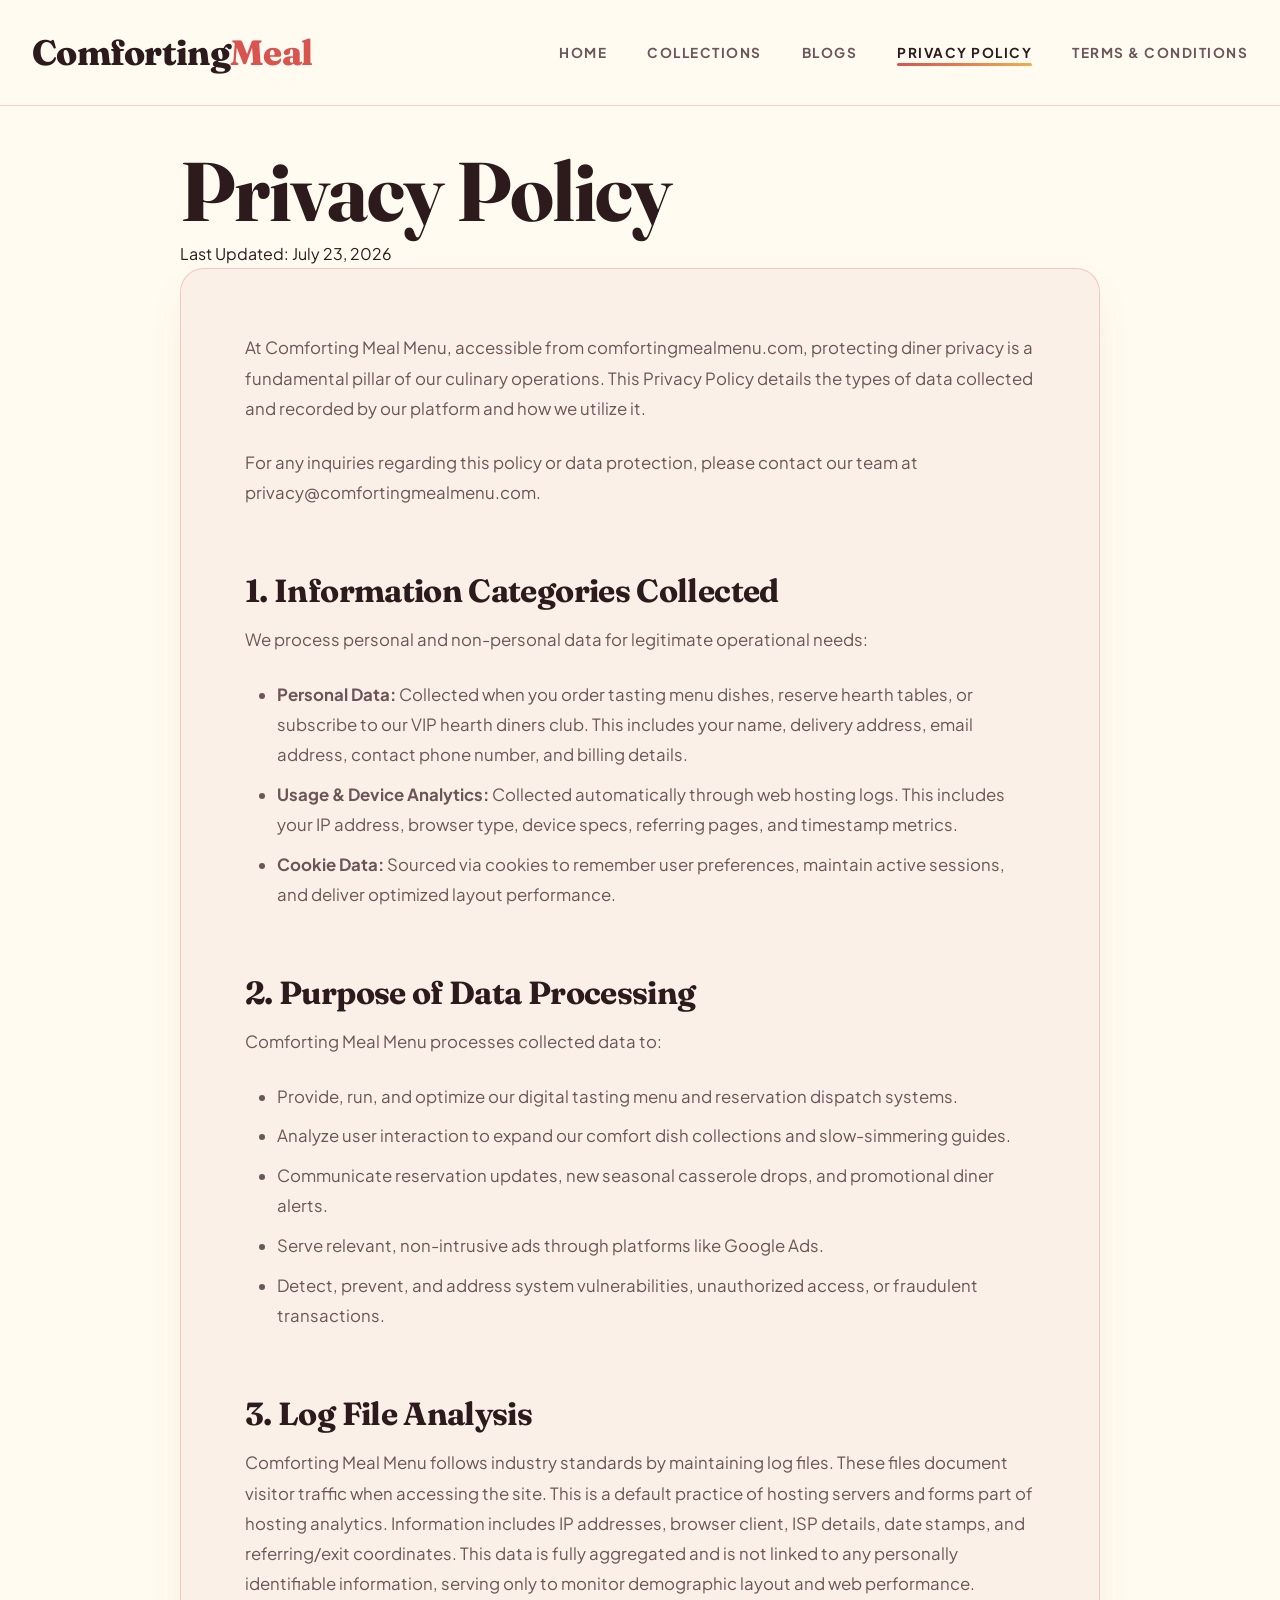
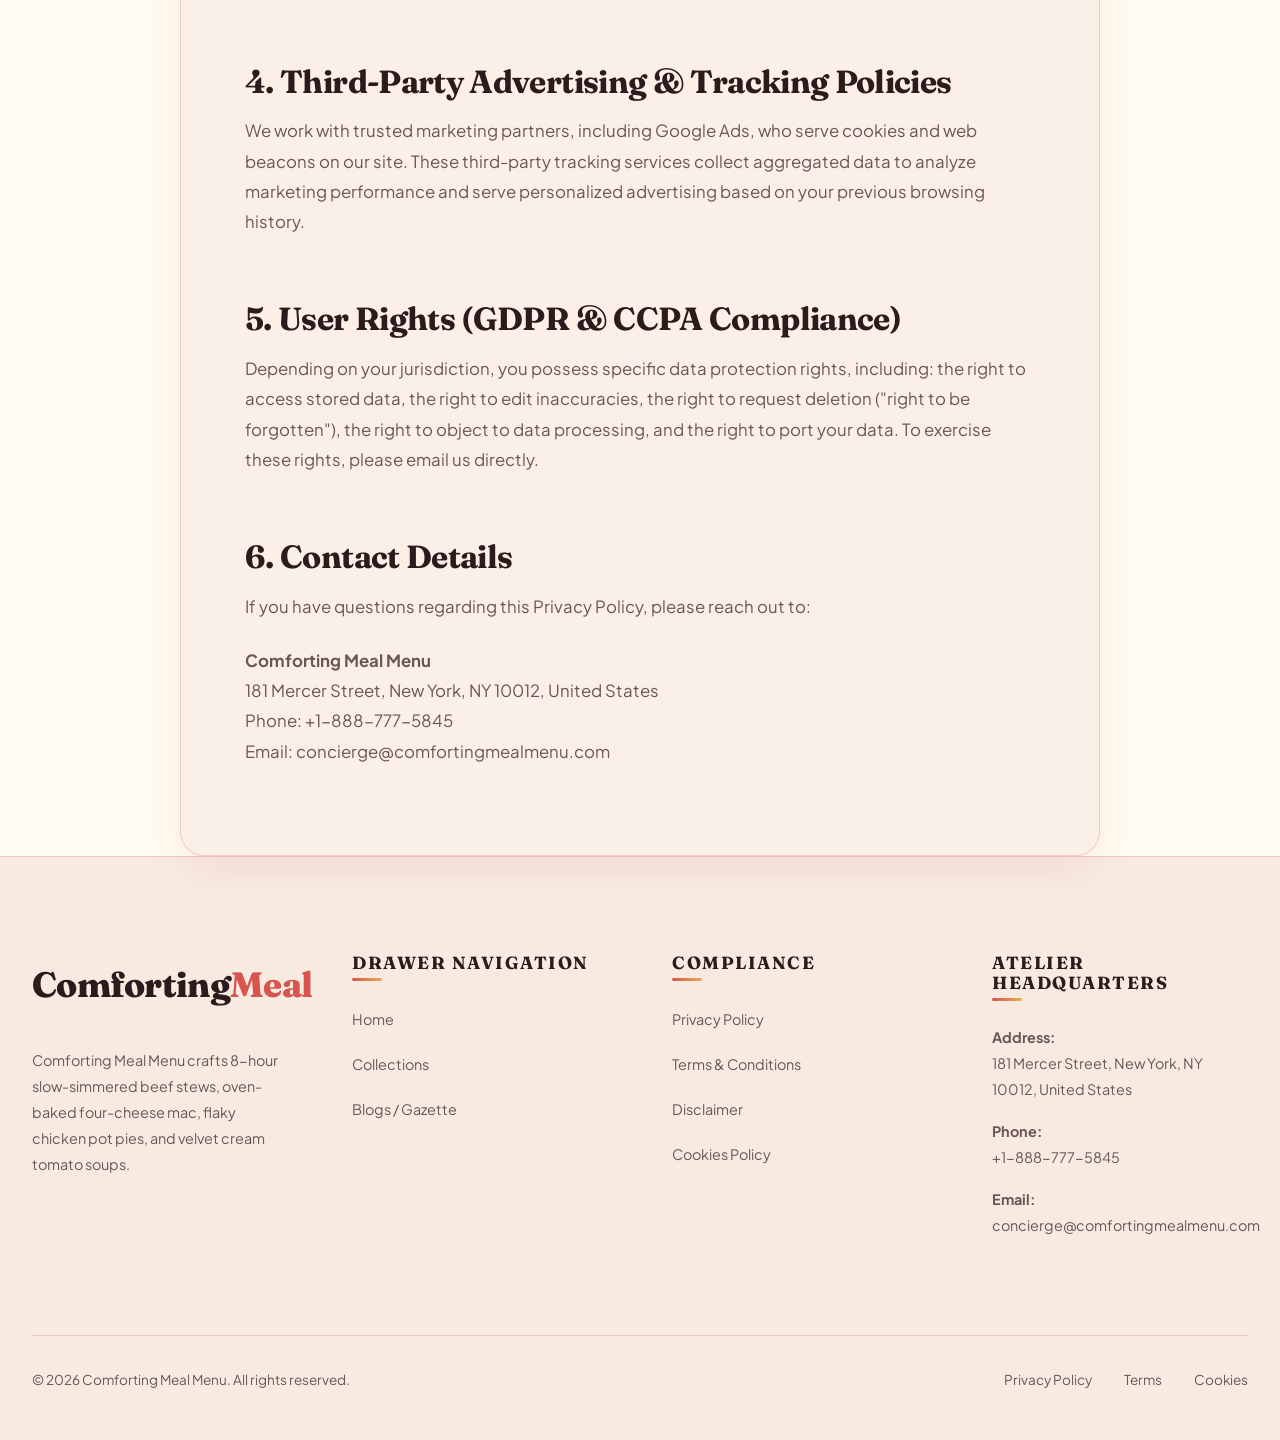
<file: privacy-policy.html>
<!DOCTYPE html>
<html lang="en">
<head>
    <!-- Google tag (gtag.js) -->
    <script async src="https://www.googletagmanager.com/gtag/js?id=G-0LY0HY7L01"></script>
    <script>
      window.dataLayer = window.dataLayer || [];
      function gtag(){dataLayer.push(arguments);}
      gtag('js', new Date());

      gtag('config', 'G-0LY0HY7L01');
    </script>
    <meta charset="UTF-8">
    <meta name="viewport" content="width=device-width, initial-scale=1.0">
    <meta name="description" content="Privacy Policy for Comforting Meal Menu. Learn how we collect, protect, and process user data, bistro reservations, and site analytics.">
    <title>Privacy Policy | Comforting Meal Menu</title>
    <link rel="stylesheet" href="style.css">
</head>
<body>

    <!-- Header Navigation -->
    <header>
        <nav class="navbar">
            <a href="index.php" class="logo">Comforting<span>Meal</span></a>
            <ul class="nav-links">
                <li><a href="index.php">Home</a></li>
                <li><a href="collections.html">Collections</a></li>
                <li><a href="blog/index.html">Blogs</a></li>
                <li><a href="privacy-policy.html" class="active">Privacy Policy</a></li>
                <li><a href="terms.html">Terms & Conditions</a></li>
            </ul>
            <button class="menu-btn" aria-label="Toggle Navigation">
                <span></span>
                <span></span>
                <span></span>
            </button>
        </nav>
    </header>

    <!-- Main Content Container -->
    <main class="compliance-page" style="margin: 0 auto;">
        <h1>Privacy Policy</h1>
        <div class="meta-info">Last Updated: July 23, 2026</div>

        <div class="legal-content">
            <p>At Comforting Meal Menu, accessible from comfortingmealmenu.com, protecting diner privacy is a fundamental pillar of our culinary operations. This Privacy Policy details the types of data collected and recorded by our platform and how we utilize it.</p>
            
            <p>For any inquiries regarding this policy or data protection, please contact our team at privacy@comfortingmealmenu.com.</p>

            <h2>1. Information Categories Collected</h2>
            <p>We process personal and non-personal data for legitimate operational needs:</p>
            <ul>
                <li><strong>Personal Data:</strong> Collected when you order tasting menu dishes, reserve hearth tables, or subscribe to our VIP hearth diners club. This includes your name, delivery address, email address, contact phone number, and billing details.</li>
                <li><strong>Usage & Device Analytics:</strong> Collected automatically through web hosting logs. This includes your IP address, browser type, device specs, referring pages, and timestamp metrics.</li>
                <li><strong>Cookie Data:</strong> Sourced via cookies to remember user preferences, maintain active sessions, and deliver optimized layout performance.</li>
            </ul>

            <h2>2. Purpose of Data Processing</h2>
            <p>Comforting Meal Menu processes collected data to:</p>
            <ul>
                <li>Provide, run, and optimize our digital tasting menu and reservation dispatch systems.</li>
                <li>Analyze user interaction to expand our comfort dish collections and slow-simmering guides.</li>
                <li>Communicate reservation updates, new seasonal casserole drops, and promotional diner alerts.</li>
                <li>Serve relevant, non-intrusive ads through platforms like Google Ads.</li>
                <li>Detect, prevent, and address system vulnerabilities, unauthorized access, or fraudulent transactions.</li>
            </ul>

            <h2>3. Log File Analysis</h2>
            <p>Comforting Meal Menu follows industry standards by maintaining log files. These files document visitor traffic when accessing the site. This is a default practice of hosting servers and forms part of hosting analytics. Information includes IP addresses, browser client, ISP details, date stamps, and referring/exit coordinates. This data is fully aggregated and is not linked to any personally identifiable information, serving only to monitor demographic layout and web performance.</p>

            <h2>4. Third-Party Advertising & Tracking Policies</h2>
            <p>We work with trusted marketing partners, including Google Ads, who serve cookies and web beacons on our site. These third-party tracking services collect aggregated data to analyze marketing performance and serve personalized advertising based on your previous browsing history.</p>

            <h2>5. User Rights (GDPR & CCPA Compliance)</h2>
            <p>Depending on your jurisdiction, you possess specific data protection rights, including: the right to access stored data, the right to edit inaccuracies, the right to request deletion ("right to be forgotten"), the right to object to data processing, and the right to port your data. To exercise these rights, please email us directly.</p>

            <h2>6. Contact Details</h2>
            <p>If you have questions regarding this Privacy Policy, please reach out to:</p>
            <p>
                <strong>Comforting Meal Menu</strong><br>
                181 Mercer Street, New York, NY 10012, United States<br>
                Phone: +1-888-777-5845<br>
                Email: concierge@comfortingmealmenu.com
            </p>
        </div>
    </main>

    <!-- Footer -->
    <footer>
        <div class="footer-container">
            <div class="footer-col" style="flex: 1.5;">
                <a href="index.php" class="logo" style="margin-bottom: 2rem; display: inline-block;">Comforting<span>Meal</span></a>
                <p>Comforting Meal Menu crafts 8-hour slow-simmered beef stews, oven-baked four-cheese mac, flaky chicken pot pies, and velvet cream tomato soups.</p>
            </div>
            <div class="footer-col">
                <h4>Drawer Navigation</h4>
                <ul>
                    <li><a href="index.php">Home</a></li>
                    <li><a href="collections.html">Collections</a></li>
                    <li><a href="blog/index.html">Blogs / Gazette</a></li>
                </ul>
            </div>
            <div class="footer-col">
                <h4>Compliance</h4>
                <ul>
                    <li><a href="privacy-policy.html">Privacy Policy</a></li>
                    <li><a href="terms.html">Terms & Conditions</a></li>
                    <li><a href="disclaimer.html">Disclaimer</a></li>
                    <li><a href="cookies.html">Cookies Policy</a></li>
                </ul>
            </div>
            <div class="footer-col" style="flex: 1.2;">
                <h4>Atelier Headquarters</h4>
                <p><strong>Address:</strong><br>181 Mercer Street, New York, NY 10012, United States</p>
                <p><strong>Phone:</strong><br>+1-888-777-5845</p>
                <p><strong>Email:</strong><br>concierge@comfortingmealmenu.com</p>
            </div>
        </div>
        <div class="footer-bottom">
            <p>&copy; 2026 Comforting Meal Menu. All rights reserved.</p>
            <div class="footer-bottom-links">
                <a href="privacy-policy.html">Privacy Policy</a>
                <a href="terms.html">Terms</a>
                <a href="cookies.html">Cookies</a>
            </div>
        </div>
    </footer>

    <script src="script.js"></script>
</body>
</html>
</file>
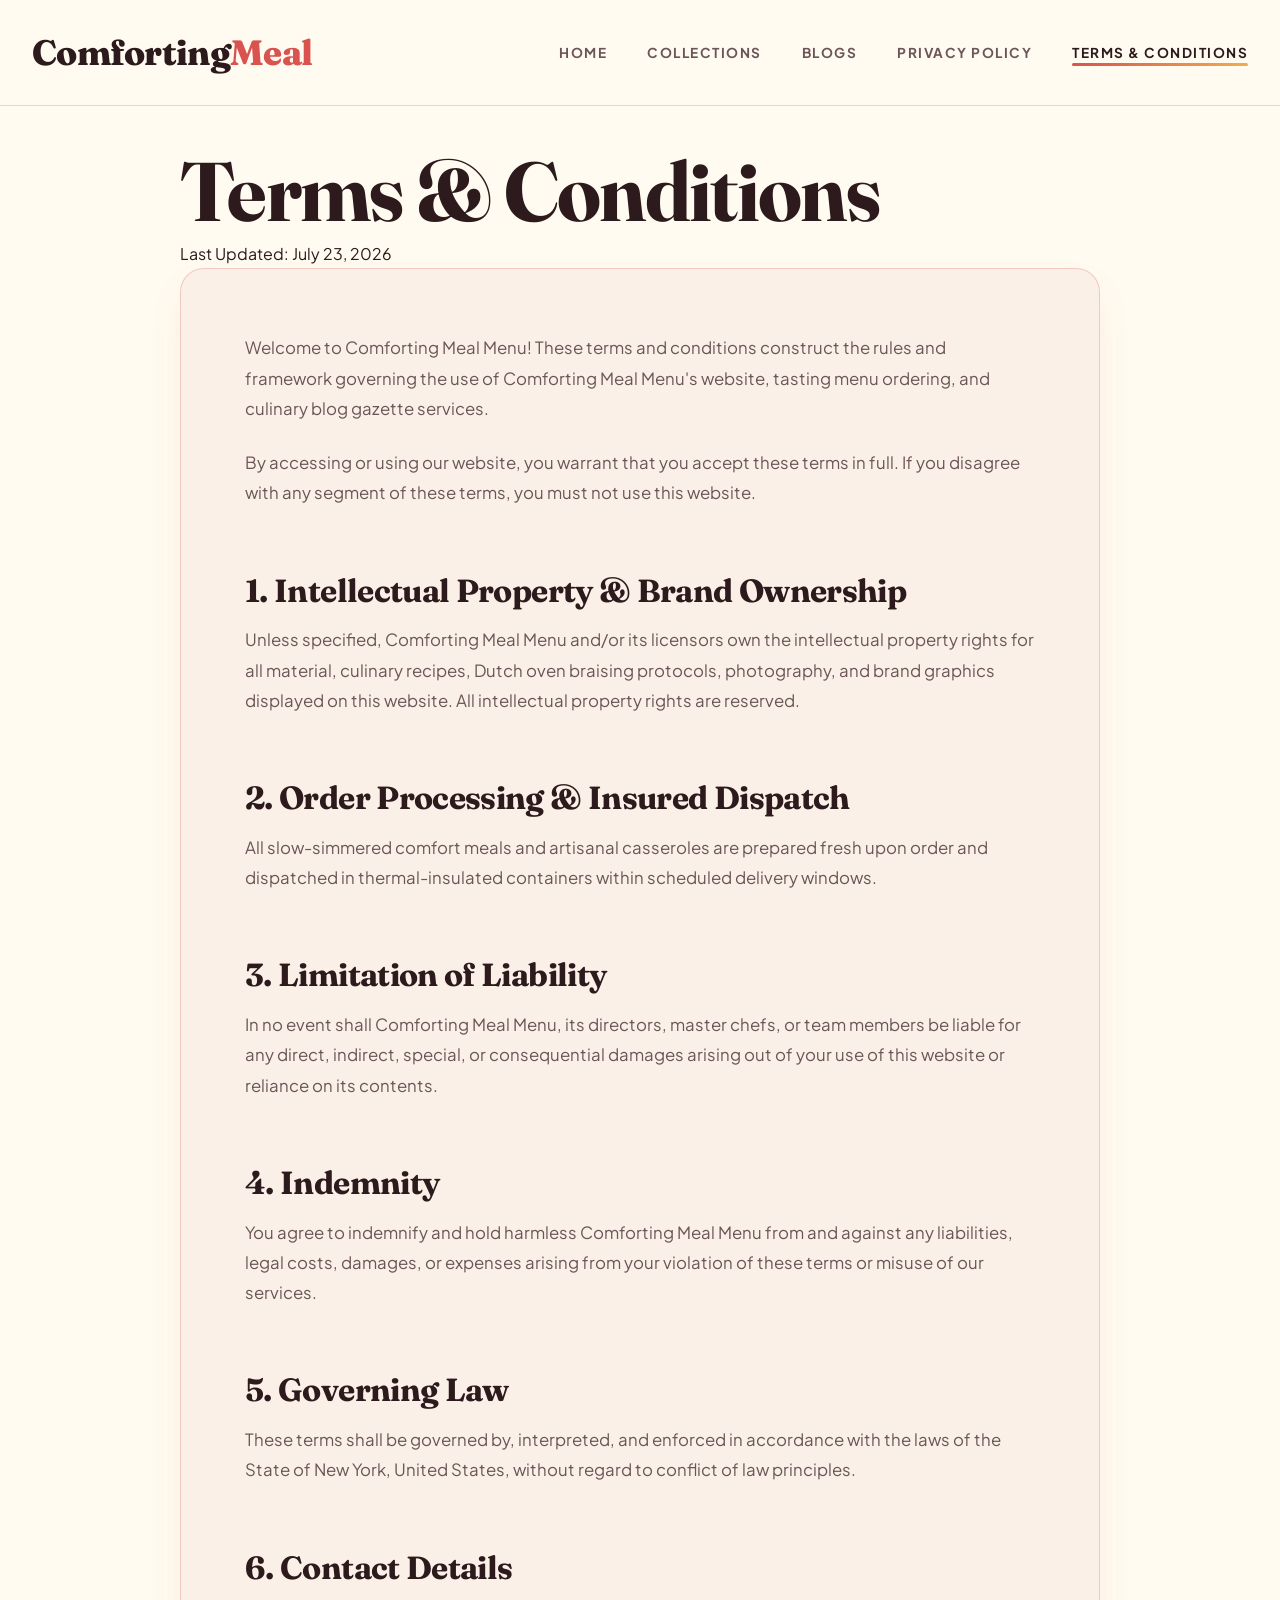
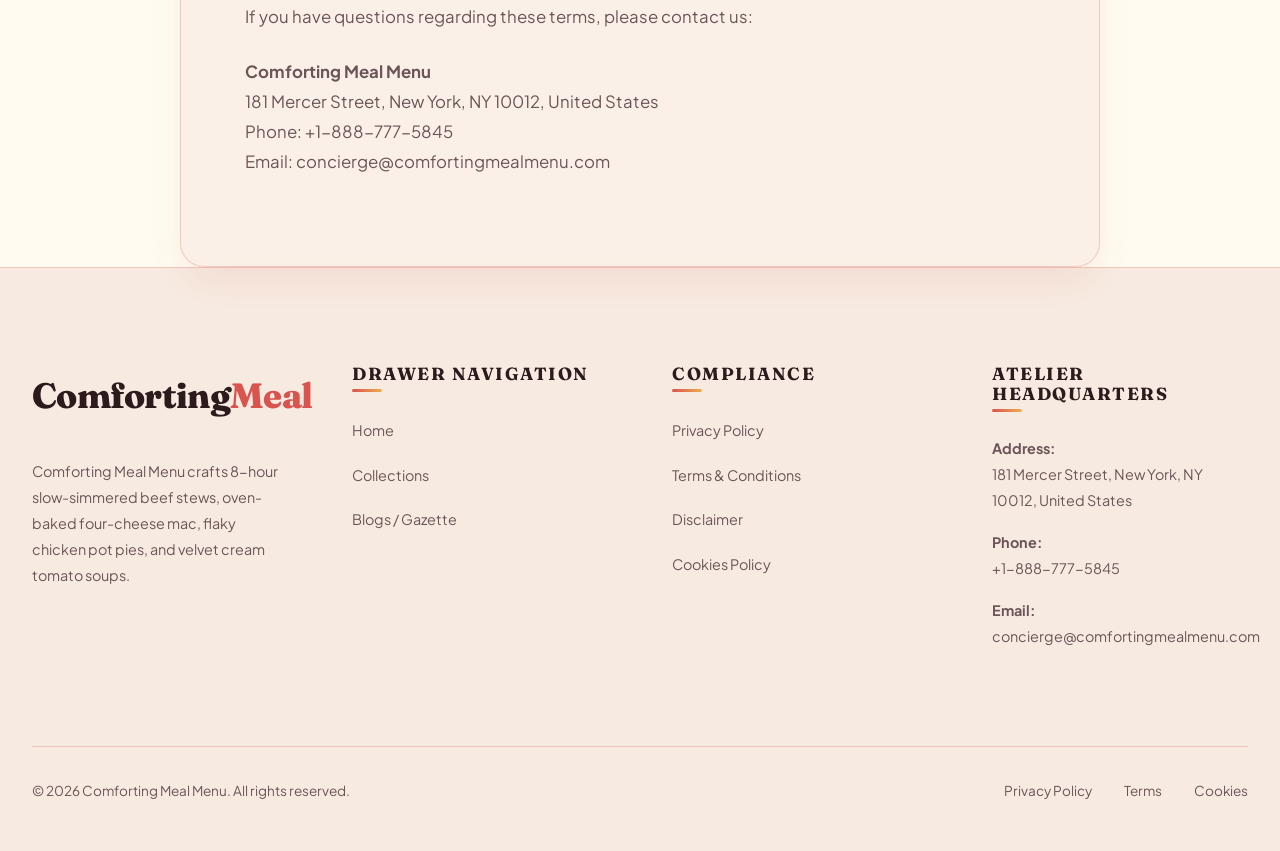
<file: terms.html>
<!DOCTYPE html>
<html lang="en">
<head>
    <!-- Google tag (gtag.js) -->
    <script async src="https://www.googletagmanager.com/gtag/js?id=G-0LY0HY7L01"></script>
    <script>
      window.dataLayer = window.dataLayer || [];
      function gtag(){dataLayer.push(arguments);}
      gtag('js', new Date());

      gtag('config', 'G-0LY0HY7L01');
    </script>
    <meta charset="UTF-8">
    <meta name="viewport" content="width=device-width, initial-scale=1.0">
    <meta name="description" content="Terms and Conditions for Comforting Meal Menu. Review menu ordering rules, reservation policies, and intellectual property.">
    <title>Terms & Conditions | Comforting Meal Menu</title>
    <link rel="stylesheet" href="style.css">
</head>
<body>

    <!-- Header Navigation -->
    <header>
        <nav class="navbar">
            <a href="index.php" class="logo">Comforting<span>Meal</span></a>
            <ul class="nav-links">
                <li><a href="index.php">Home</a></li>
                <li><a href="collections.html">Collections</a></li>
                <li><a href="blog/index.html">Blogs</a></li>
                <li><a href="privacy-policy.html">Privacy Policy</a></li>
                <li><a href="terms.html" class="active">Terms & Conditions</a></li>
            </ul>
            <button class="menu-btn" aria-label="Toggle Navigation">
                <span></span>
                <span></span>
                <span></span>
            </button>
        </nav>
    </header>

    <!-- Main Content Container -->
    <main class="compliance-page" style="margin: 0 auto;">
        <h1>Terms & Conditions</h1>
        <div class="meta-info">Last Updated: July 23, 2026</div>

        <div class="legal-content">
            <p>Welcome to Comforting Meal Menu! These terms and conditions construct the rules and framework governing the use of Comforting Meal Menu's website, tasting menu ordering, and culinary blog gazette services.</p>
            
            <p>By accessing or using our website, you warrant that you accept these terms in full. If you disagree with any segment of these terms, you must not use this website.</p>

            <h2>1. Intellectual Property & Brand Ownership</h2>
            <p>Unless specified, Comforting Meal Menu and/or its licensors own the intellectual property rights for all material, culinary recipes, Dutch oven braising protocols, photography, and brand graphics displayed on this website. All intellectual property rights are reserved.</p>

            <h2>2. Order Processing & Insured Dispatch</h2>
            <p>All slow-simmered comfort meals and artisanal casseroles are prepared fresh upon order and dispatched in thermal-insulated containers within scheduled delivery windows.</p>

            <h2>3. Limitation of Liability</h2>
            <p>In no event shall Comforting Meal Menu, its directors, master chefs, or team members be liable for any direct, indirect, special, or consequential damages arising out of your use of this website or reliance on its contents.</p>

            <h2>4. Indemnity</h2>
            <p>You agree to indemnify and hold harmless Comforting Meal Menu from and against any liabilities, legal costs, damages, or expenses arising from your violation of these terms or misuse of our services.</p>

            <h2>5. Governing Law</h2>
            <p>These terms shall be governed by, interpreted, and enforced in accordance with the laws of the State of New York, United States, without regard to conflict of law principles.</p>

            <h2>6. Contact Details</h2>
            <p>If you have questions regarding these terms, please contact us:</p>
            <p>
                <strong>Comforting Meal Menu</strong><br>
                181 Mercer Street, New York, NY 10012, United States<br>
                Phone: +1-888-777-5845<br>
                Email: concierge@comfortingmealmenu.com
            </p>
        </div>
    </main>

    <!-- Footer -->
    <footer>
        <div class="footer-container">
            <div class="footer-col" style="flex: 1.5;">
                <a href="index.php" class="logo" style="margin-bottom: 2rem; display: inline-block;">Comforting<span>Meal</span></a>
                <p>Comforting Meal Menu crafts 8-hour slow-simmered beef stews, oven-baked four-cheese mac, flaky chicken pot pies, and velvet cream tomato soups.</p>
            </div>
            <div class="footer-col">
                <h4>Drawer Navigation</h4>
                <ul>
                    <li><a href="index.php">Home</a></li>
                    <li><a href="collections.html">Collections</a></li>
                    <li><a href="blog/index.html">Blogs / Gazette</a></li>
                </ul>
            </div>
            <div class="footer-col">
                <h4>Compliance</h4>
                <ul>
                    <li><a href="privacy-policy.html">Privacy Policy</a></li>
                    <li><a href="terms.html">Terms & Conditions</a></li>
                    <li><a href="disclaimer.html">Disclaimer</a></li>
                    <li><a href="cookies.html">Cookies Policy</a></li>
                </ul>
            </div>
            <div class="footer-col" style="flex: 1.2;">
                <h4>Atelier Headquarters</h4>
                <p><strong>Address:</strong><br>181 Mercer Street, New York, NY 10012, United States</p>
                <p><strong>Phone:</strong><br>+1-888-777-5845</p>
                <p><strong>Email:</strong><br>concierge@comfortingmealmenu.com</p>
            </div>
        </div>
        <div class="footer-bottom">
            <p>&copy; 2026 Comforting Meal Menu. All rights reserved.</p>
            <div class="footer-bottom-links">
                <a href="privacy-policy.html">Privacy Policy</a>
                <a href="terms.html">Terms</a>
                <a href="cookies.html">Cookies</a>
            </div>
        </div>
    </footer>

    <script src="script.js"></script>
</body>
</html>
</file>
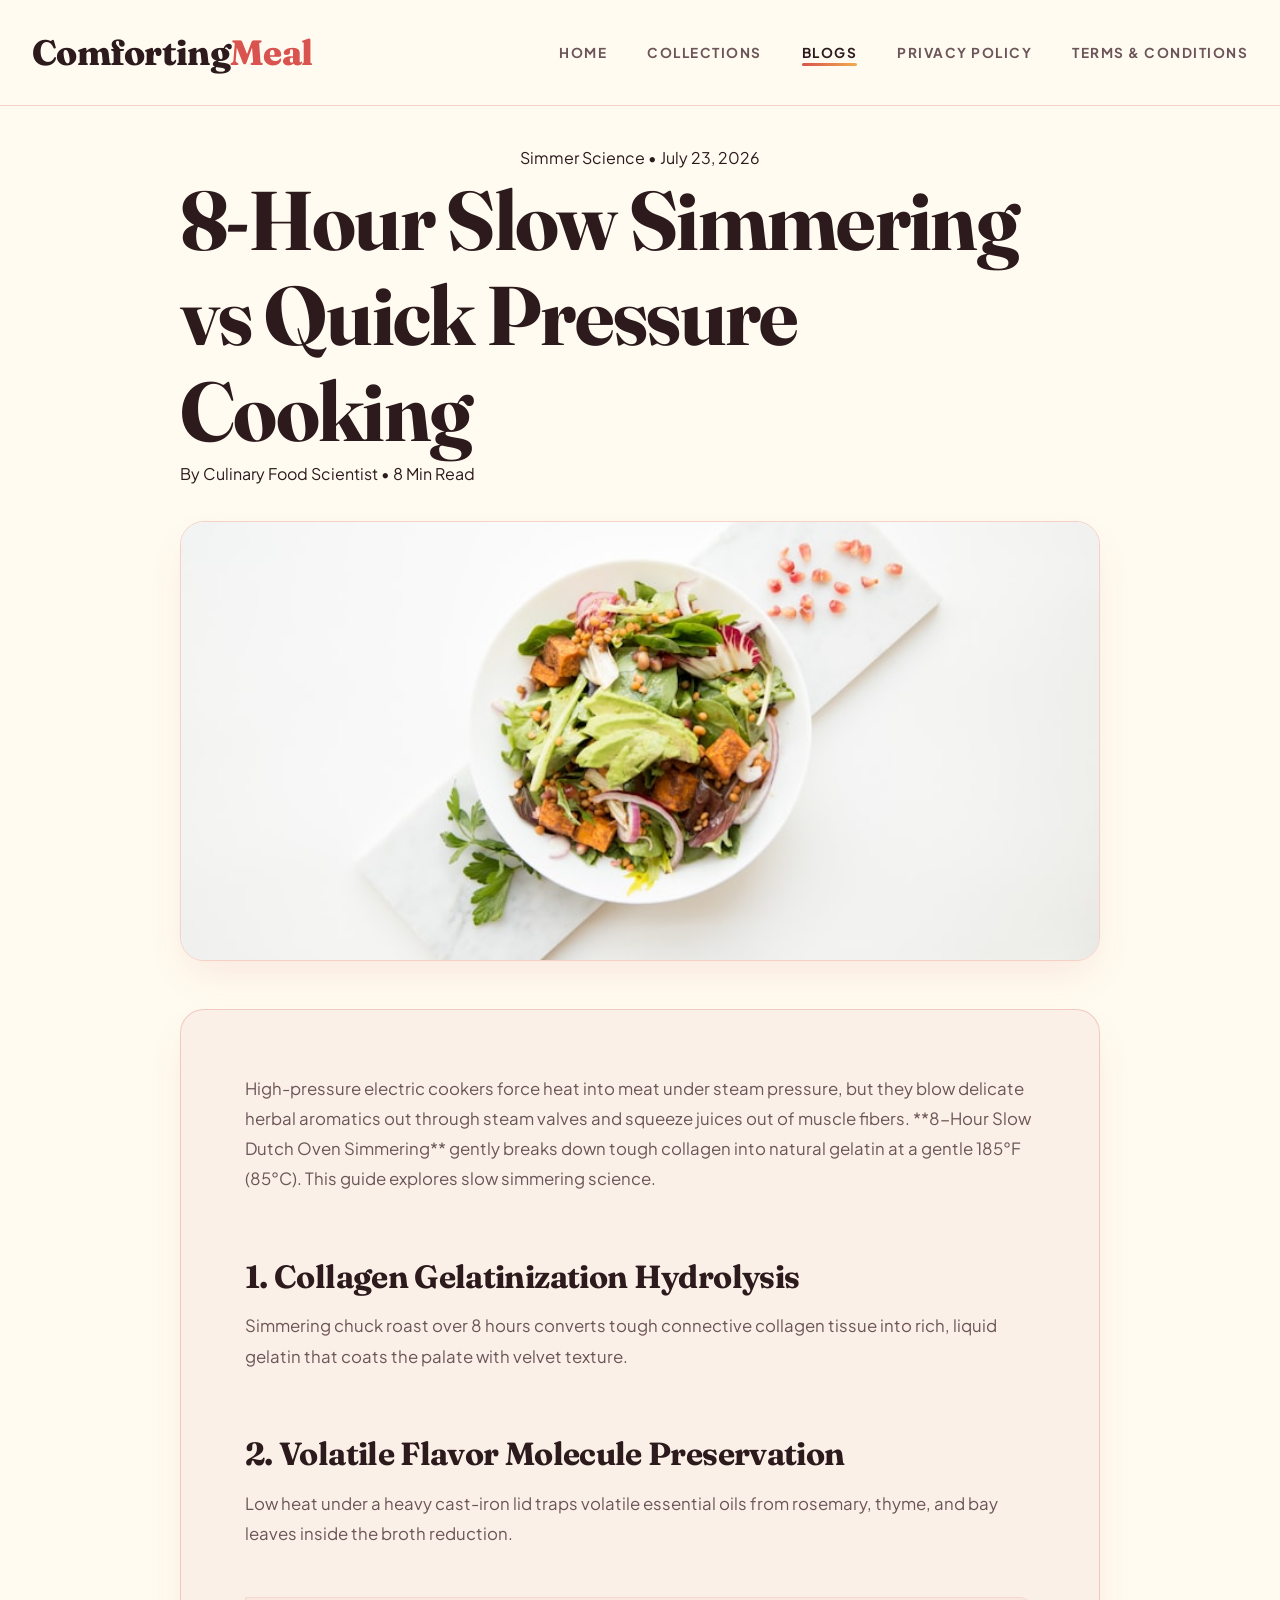
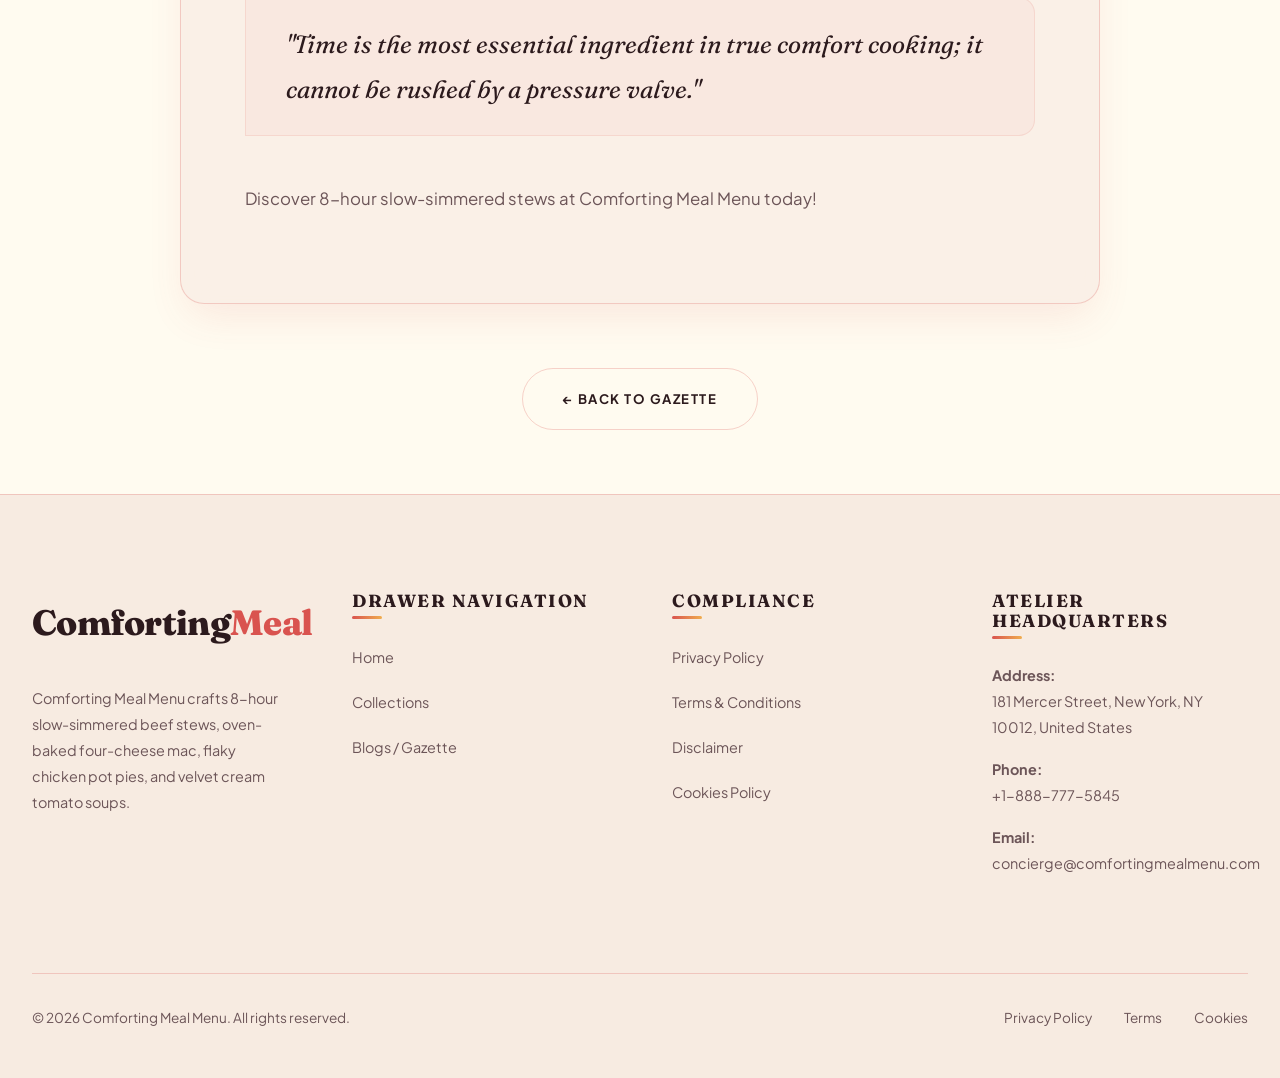
<file: blog/8-hour-slow-simmering-vs-quick-pressure-cooking.html>
<!DOCTYPE html>
<html lang="en">
<head>
    <!-- Google tag (gtag.js) -->
    <script async src="https://www.googletagmanager.com/gtag/js?id=G-0LY0HY7L01"></script>
    <script>
      window.dataLayer = window.dataLayer || [];
      function gtag(){dataLayer.push(arguments);}
      gtag('js', new Date());

      gtag('config', 'G-0LY0HY7L01');
    </script>
    <meta charset="UTF-8">
    <meta name="viewport" content="width=device-width, initial-scale=1.0">
    <meta name="description" content="8-hour slow simmering vs quick pressure cooking culinary audit. Learn about collagen breakdown and gelatin velvet texture.">
    <title>8-Hour Slow Simmering Science | Comforting Meal Menu</title>
    <link rel="stylesheet" href="../style.css">
</head>
<body>

    <!-- Header Navigation -->
    <header>
        <nav class="navbar">
            <a href="../index.php" class="logo">Comforting<span>Meal</span></a>
            <ul class="nav-links">
                <li><a href="../index.php">Home</a></li>
                <li><a href="../collections.html">Collections</a></li>
                <li><a href="index.html" class="active">Blogs</a></li>
                <li><a href="../privacy-policy.html">Privacy Policy</a></li>
                <li><a href="../terms.html">Terms & Conditions</a></li>
            </ul>
            <button class="menu-btn" aria-label="Toggle Navigation">
                <span></span>
                <span></span>
                <span></span>
            </button>
        </nav>
    </header>

    <!-- Main Content -->
    <main class="blog-page" style="margin: 0 auto;">
        <div class="blog-meta" style="text-align: center;">Simmer Science &bull; July 23, 2026</div>
        <h1>8-Hour Slow Simmering vs Quick Pressure Cooking</h1>
        <div class="meta-info">By Culinary Food Scientist &bull; 8 Min Read</div>

        <div class="blog-featured-img">
            <img src="../img/journal1.jpg" alt="8-hour slow simmering vs quick pressure cooking culinary audit" loading="lazy">
        </div>

        <div class="blog-content">
            <p>High-pressure electric cookers force heat into meat under steam pressure, but they blow delicate herbal aromatics out through steam valves and squeeze juices out of muscle fibers. **8-Hour Slow Dutch Oven Simmering** gently breaks down tough collagen into natural gelatin at a gentle 185°F (85°C). This guide explores slow simmering science.</p>

            <h2>1. Collagen Gelatinization Hydrolysis</h2>
            <p>Simmering chuck roast over 8 hours converts tough connective collagen tissue into rich, liquid gelatin that coats the palate with velvet texture.</p>

            <h2>2. Volatile Flavor Molecule Preservation</h2>
            <p>Low heat under a heavy cast-iron lid traps volatile essential oils from rosemary, thyme, and bay leaves inside the broth reduction.</p>

            <blockquote>
                "Time is the most essential ingredient in true comfort cooking; it cannot be rushed by a pressure valve."
            </blockquote>

            <p>Discover 8-hour slow-simmered stews at Comforting Meal Menu today!</p>
        </div>
        
        <div style="text-align: center; margin: 4rem 0;">
            <a href="index.html" class="btn btn-secondary">&larr; Back to Gazette</a>
        </div>
    </main>

    <!-- Footer -->
    <footer>
        <div class="footer-container">
            <div class="footer-col" style="flex: 1.5;">
                <a href="../index.php" class="logo" style="margin-bottom: 2rem; display: inline-block;">Comforting<span>Meal</span></a>
                <p>Comforting Meal Menu crafts 8-hour slow-simmered beef stews, oven-baked four-cheese mac, flaky chicken pot pies, and velvet cream tomato soups.</p>
            </div>
            <div class="footer-col">
                <h4>Drawer Navigation</h4>
                <ul>
                    <li><a href="../index.php">Home</a></li>
                    <li><a href="../collections.html">Collections</a></li>
                    <li><a href="index.html">Blogs / Gazette</a></li>
                </ul>
            </div>
            <div class="footer-col">
                <h4>Compliance</h4>
                <ul>
                    <li><a href="../privacy-policy.html">Privacy Policy</a></li>
                    <li><a href="../terms.html">Terms & Conditions</a></li>
                    <li><a href="../disclaimer.html">Disclaimer</a></li>
                    <li><a href="../cookies.html">Cookies Policy</a></li>
                </ul>
            </div>
            <div class="footer-col" style="flex: 1.2;">
                <h4>Atelier Headquarters</h4>
                <p><strong>Address:</strong><br>181 Mercer Street, New York, NY 10012, United States</p>
                <p><strong>Phone:</strong><br>+1-888-777-5845</p>
                <p><strong>Email:</strong><br>concierge@comfortingmealmenu.com</p>
            </div>
        </div>
        <div class="footer-bottom">
            <p>&copy; 2026 Comforting Meal Menu. All rights reserved.</p>
            <div class="footer-bottom-links">
                <a href="../privacy-policy.html">Privacy Policy</a>
                <a href="../terms.html">Terms</a>
                <a href="../cookies.html">Cookies</a>
            </div>
        </div>
    </footer>

    <script src="../script.js"></script>
</body>
</html>
</file>
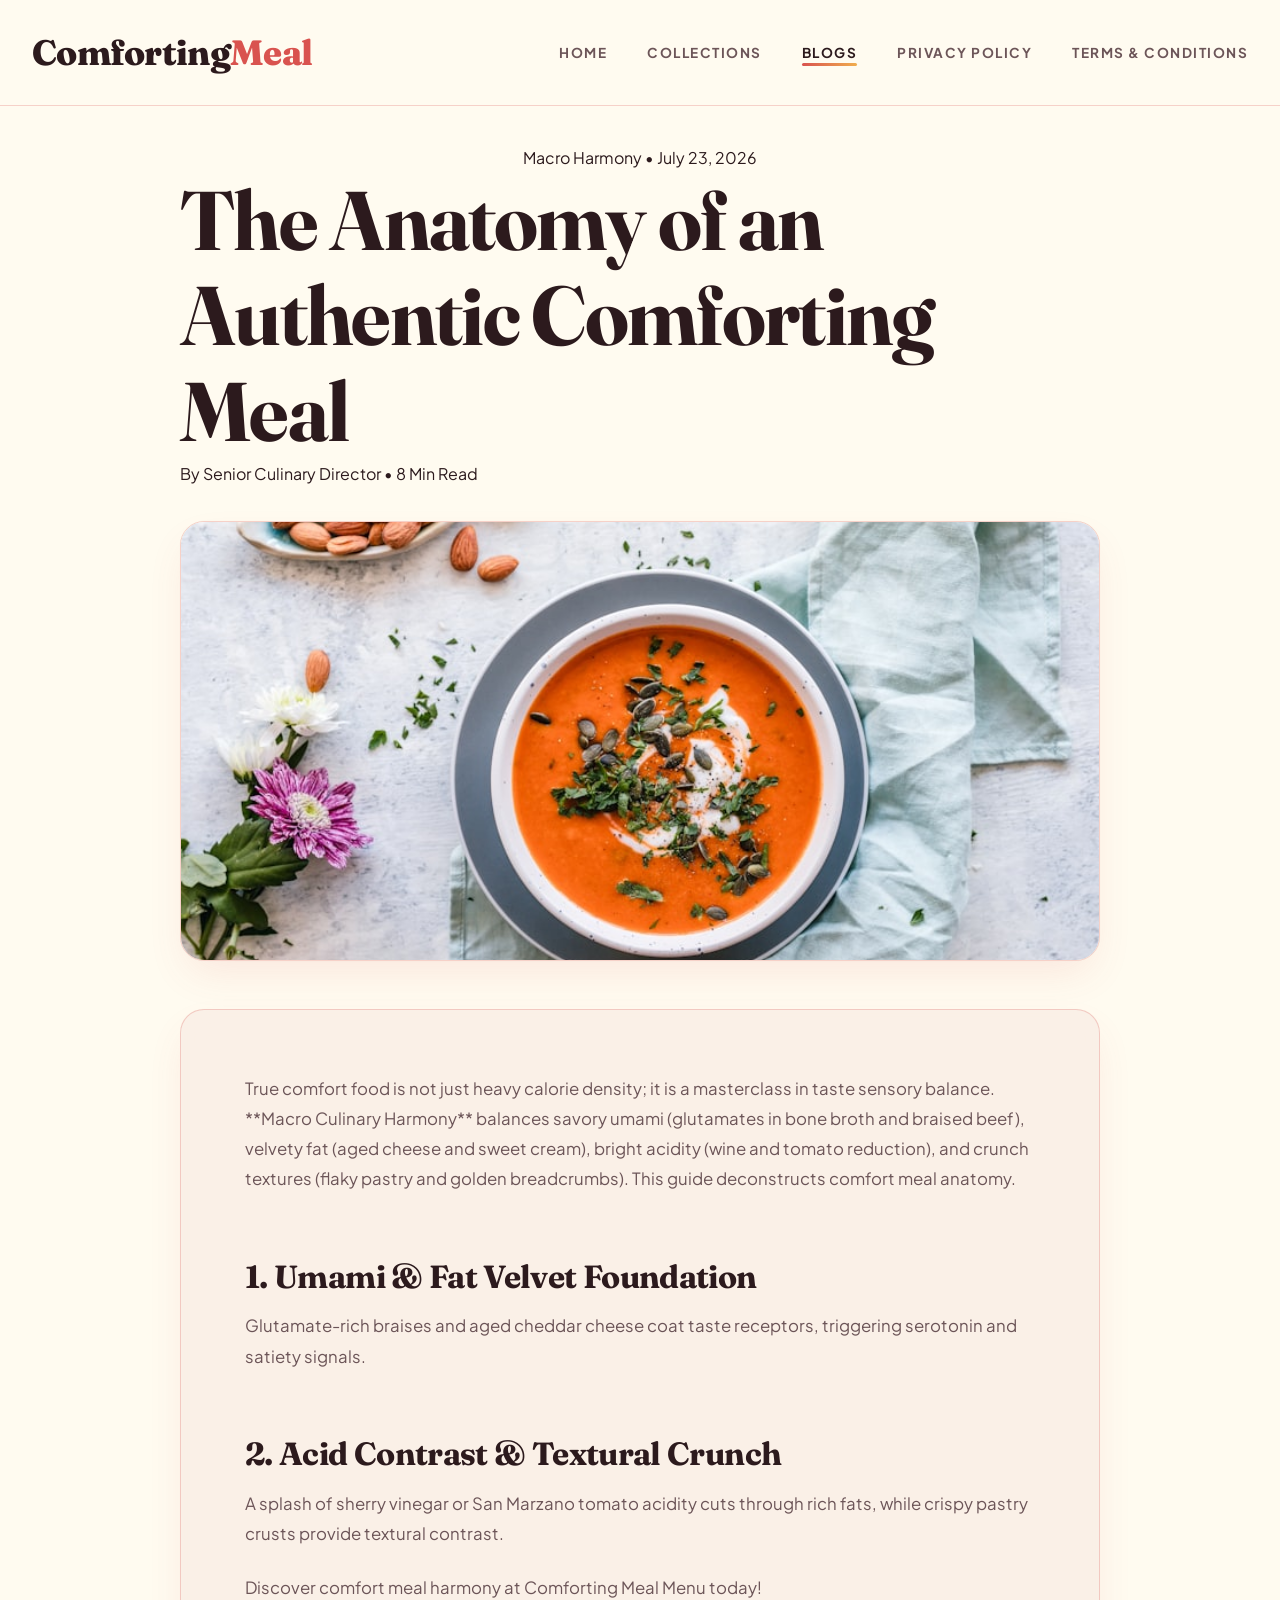
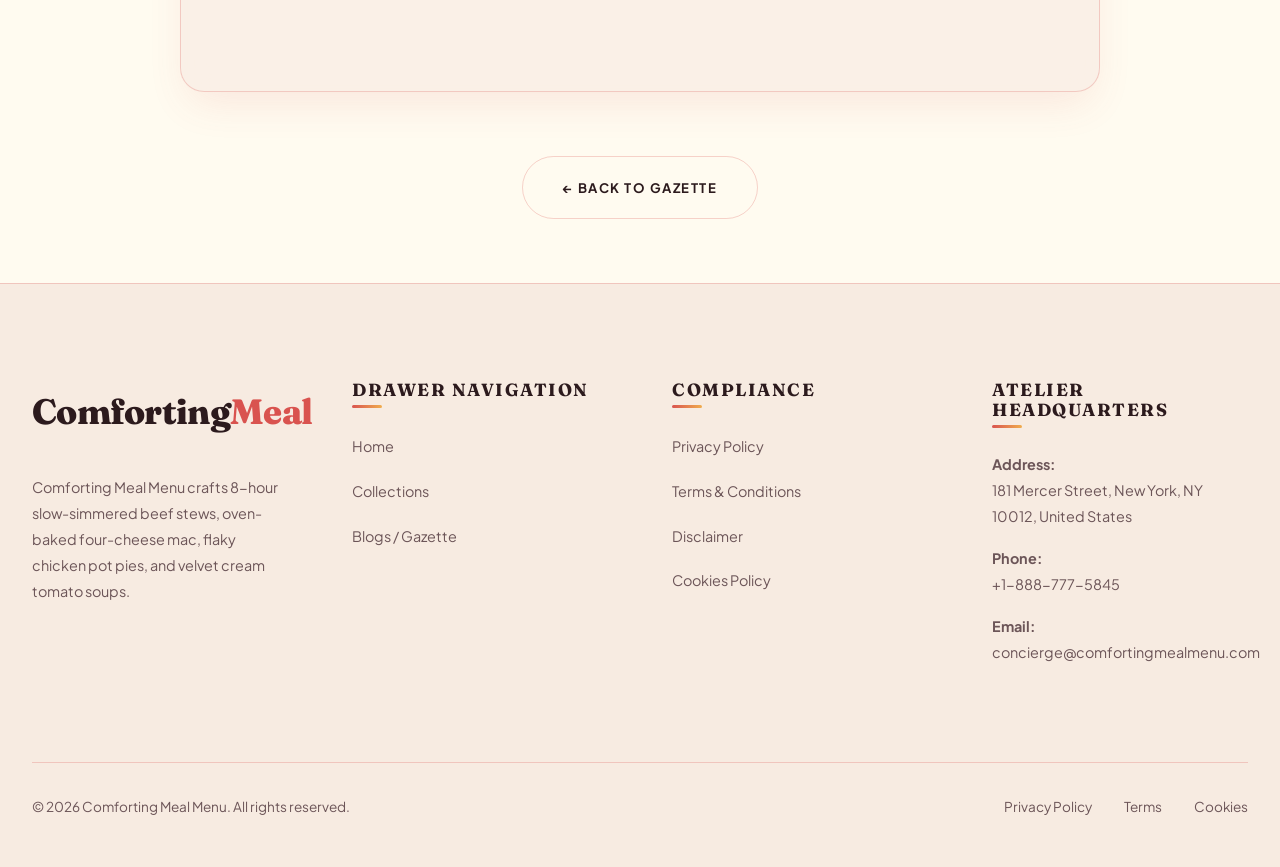
<file: blog/anatomy-of-an-authentic-comforting-meal.html>
<!DOCTYPE html>
<html lang="en">
<head>
    <!-- Google tag (gtag.js) -->
    <script async src="https://www.googletagmanager.com/gtag/js?id=G-0LY0HY7L01"></script>
    <script>
      window.dataLayer = window.dataLayer || [];
      function gtag(){dataLayer.push(arguments);}
      gtag('js', new Date());

      gtag('config', 'G-0LY0HY7L01');
    </script>
    <meta charset="UTF-8">
    <meta name="viewport" content="width=device-width, initial-scale=1.0">
    <meta name="description" content="The anatomy of an authentic comforting meal macro harmony. Deconstruct savory umami, rich cream, acid reductions, and crispy textures.">
    <title>Anatomy of a Comfort Meal | Comforting Meal Menu</title>
    <link rel="stylesheet" href="../style.css">
</head>
<body>

    <!-- Header Navigation -->
    <header>
        <nav class="navbar">
            <a href="../index.php" class="logo">Comforting<span>Meal</span></a>
            <ul class="nav-links">
                <li><a href="../index.php">Home</a></li>
                <li><a href="../collections.html">Collections</a></li>
                <li><a href="index.html" class="active">Blogs</a></li>
                <li><a href="../privacy-policy.html">Privacy Policy</a></li>
                <li><a href="../terms.html">Terms & Conditions</a></li>
            </ul>
            <button class="menu-btn" aria-label="Toggle Navigation">
                <span></span>
                <span></span>
                <span></span>
            </button>
        </nav>
    </header>

    <!-- Main Content -->
    <main class="blog-page" style="margin: 0 auto;">
        <div class="blog-meta" style="text-align: center;">Macro Harmony &bull; July 23, 2026</div>
        <h1>The Anatomy of an Authentic Comforting Meal</h1>
        <div class="meta-info">By Senior Culinary Director &bull; 8 Min Read</div>

        <div class="blog-featured-img">
            <img src="../img/dish3.jpg" alt="The anatomy of an authentic comforting meal macro harmony" loading="lazy">
        </div>

        <div class="blog-content">
            <p>True comfort food is not just heavy calorie density; it is a masterclass in taste sensory balance. **Macro Culinary Harmony** balances savory umami (glutamates in bone broth and braised beef), velvety fat (aged cheese and sweet cream), bright acidity (wine and tomato reduction), and crunch textures (flaky pastry and golden breadcrumbs). This guide deconstructs comfort meal anatomy.</p>

            <h2>1. Umami & Fat Velvet Foundation</h2>
            <p>Glutamate-rich braises and aged cheddar cheese coat taste receptors, triggering serotonin and satiety signals.</p>

            <h2>2. Acid Contrast & Textural Crunch</h2>
            <p>A splash of sherry vinegar or San Marzano tomato acidity cuts through rich fats, while crispy pastry crusts provide textural contrast.</p>

            <p>Discover comfort meal harmony at Comforting Meal Menu today!</p>
        </div>
        
        <div style="text-align: center; margin: 4rem 0;">
            <a href="index.html" class="btn btn-secondary">&larr; Back to Gazette</a>
        </div>
    </main>

    <!-- Footer -->
    <footer>
        <div class="footer-container">
            <div class="footer-col" style="flex: 1.5;">
                <a href="../index.php" class="logo" style="margin-bottom: 2rem; display: inline-block;">Comforting<span>Meal</span></a>
                <p>Comforting Meal Menu crafts 8-hour slow-simmered beef stews, oven-baked four-cheese mac, flaky chicken pot pies, and velvet cream tomato soups.</p>
            </div>
            <div class="footer-col">
                <h4>Drawer Navigation</h4>
                <ul>
                    <li><a href="../index.php">Home</a></li>
                    <li><a href="../collections.html">Collections</a></li>
                    <li><a href="index.html">Blogs / Gazette</a></li>
                </ul>
            </div>
            <div class="footer-col">
                <h4>Compliance</h4>
                <ul>
                    <li><a href="../privacy-policy.html">Privacy Policy</a></li>
                    <li><a href="../terms.html">Terms & Conditions</a></li>
                    <li><a href="../disclaimer.html">Disclaimer</a></li>
                    <li><a href="../cookies.html">Cookies Policy</a></li>
                </ul>
            </div>
            <div class="footer-col" style="flex: 1.2;">
                <h4>Atelier Headquarters</h4>
                <p><strong>Address:</strong><br>181 Mercer Street, New York, NY 10012, United States</p>
                <p><strong>Phone:</strong><br>+1-888-777-5845</p>
                <p><strong>Email:</strong><br>concierge@comfortingmealmenu.com</p>
            </div>
        </div>
        <div class="footer-bottom">
            <p>&copy; 2026 Comforting Meal Menu. All rights reserved.</p>
            <div class="footer-bottom-links">
                <a href="../privacy-policy.html">Privacy Policy</a>
                <a href="../terms.html">Terms</a>
                <a href="../cookies.html">Cookies</a>
            </div>
        </div>
    </footer>

    <script src="../script.js"></script>
</body>
</html>
</file>
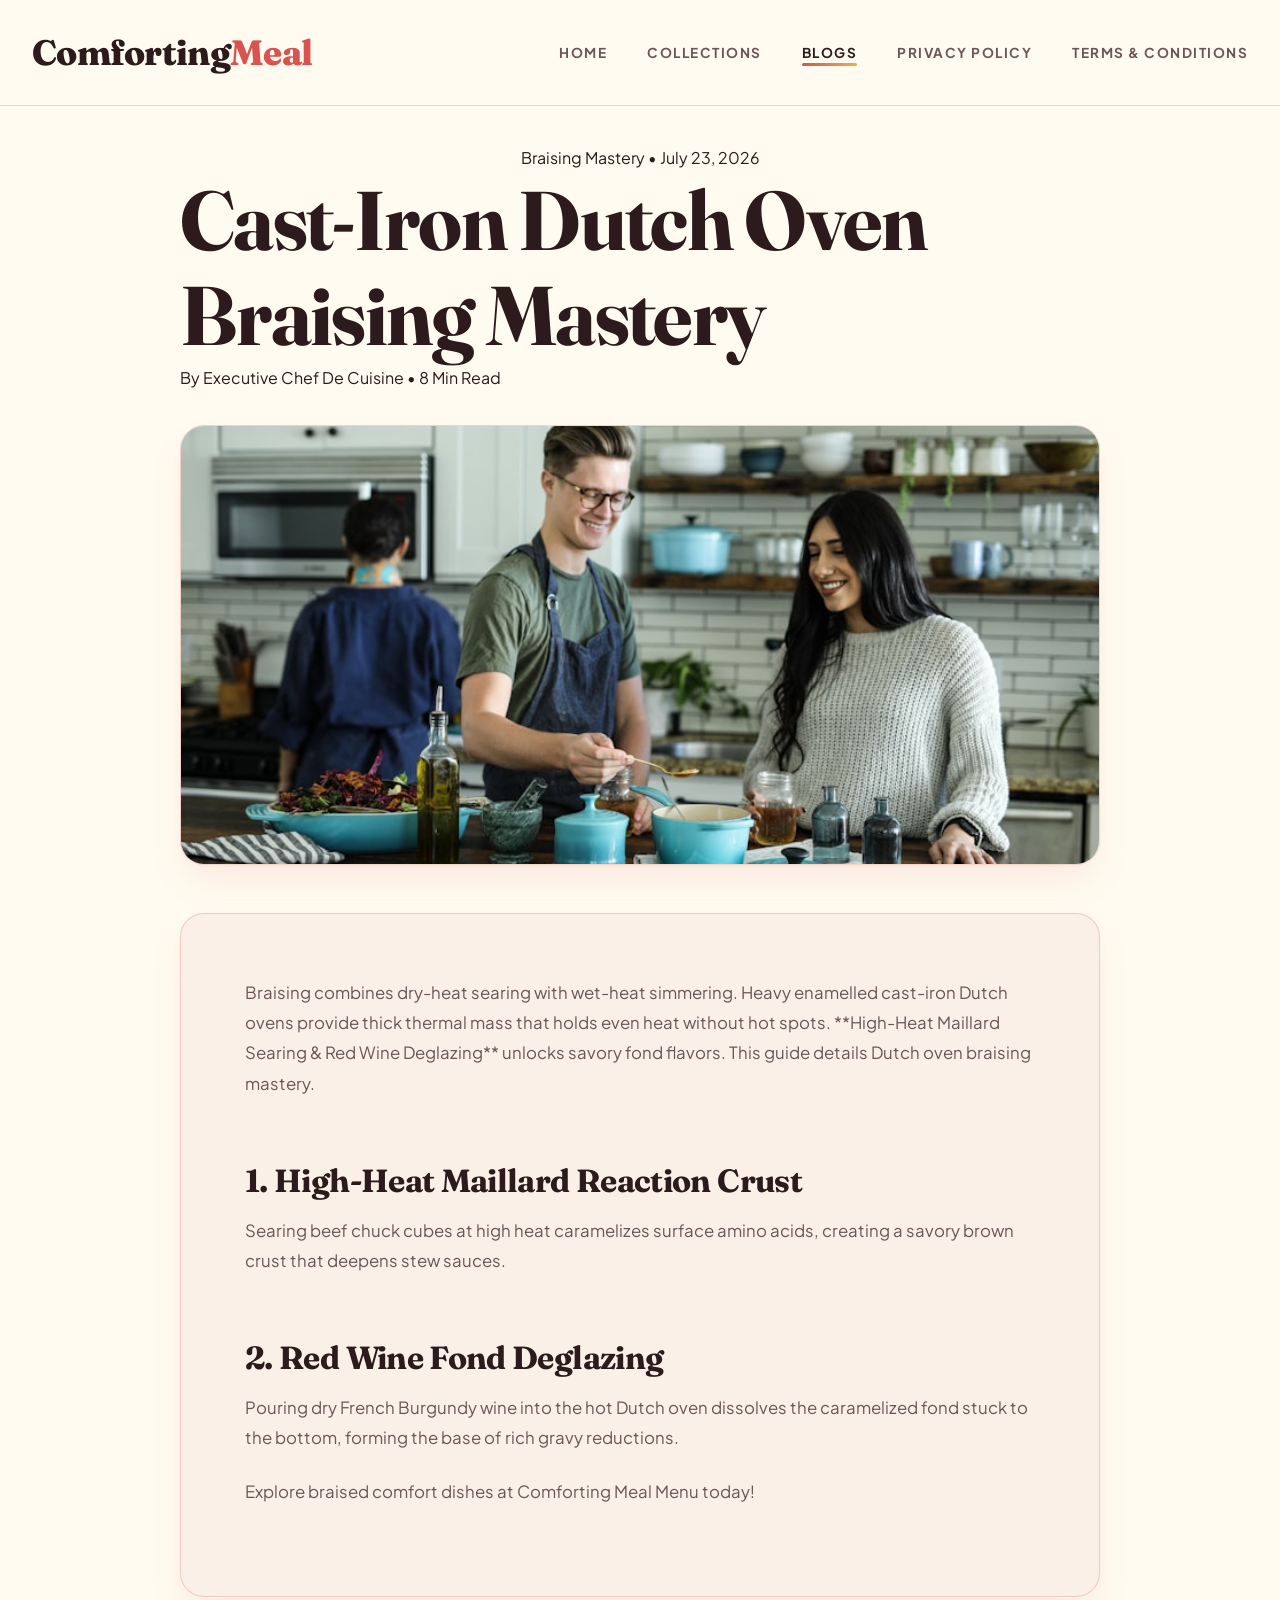
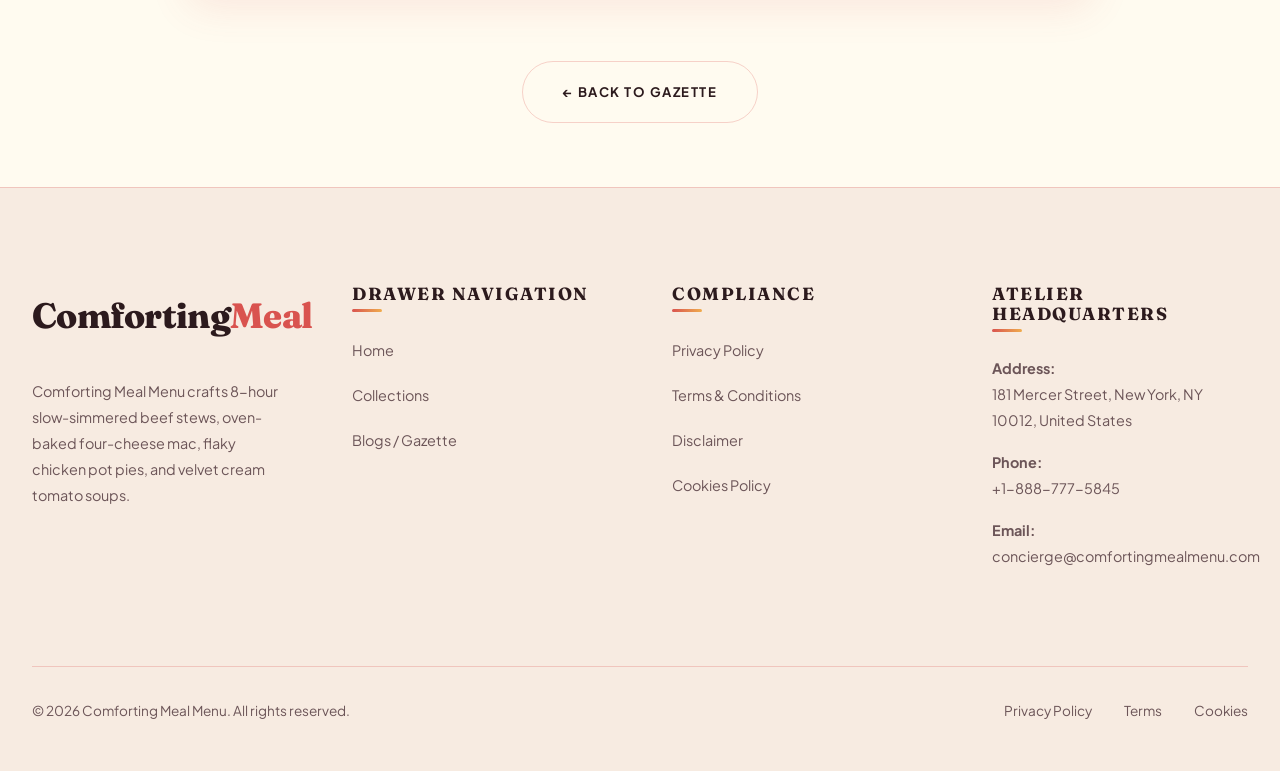
<file: blog/cast-iron-dutch-oven-braising-mastery.html>
<!DOCTYPE html>
<html lang="en">
<head>
    <!-- Google tag (gtag.js) -->
    <script async src="https://www.googletagmanager.com/gtag/js?id=G-0LY0HY7L01"></script>
    <script>
      window.dataLayer = window.dataLayer || [];
      function gtag(){dataLayer.push(arguments);}
      gtag('js', new Date());

      gtag('config', 'G-0LY0HY7L01');
    </script>
    <meta charset="UTF-8">
    <meta name="viewport" content="width=device-width, initial-scale=1.0">
    <meta name="description" content="Cast-iron Dutch oven braising mastery for tender comfort meat. Learn about Maillard reaction searing and red wine deglazing.">
    <title>Dutch Oven Braising Mastery | Comforting Meal Menu</title>
    <link rel="stylesheet" href="../style.css">
</head>
<body>

    <!-- Header Navigation -->
    <header>
        <nav class="navbar">
            <a href="../index.php" class="logo">Comforting<span>Meal</span></a>
            <ul class="nav-links">
                <li><a href="../index.php">Home</a></li>
                <li><a href="../collections.html">Collections</a></li>
                <li><a href="index.html" class="active">Blogs</a></li>
                <li><a href="../privacy-policy.html">Privacy Policy</a></li>
                <li><a href="../terms.html">Terms & Conditions</a></li>
            </ul>
            <button class="menu-btn" aria-label="Toggle Navigation">
                <span></span>
                <span></span>
                <span></span>
            </button>
        </nav>
    </header>

    <!-- Main Content -->
    <main class="blog-page" style="margin: 0 auto;">
        <div class="blog-meta" style="text-align: center;">Braising Mastery &bull; July 23, 2026</div>
        <h1>Cast-Iron Dutch Oven Braising Mastery</h1>
        <div class="meta-info">By Executive Chef De Cuisine &bull; 8 Min Read</div>

        <div class="blog-featured-img">
            <img src="../img/craft.jpg" alt="Cast-iron Dutch oven braising mastery for tender comfort meat" loading="lazy">
        </div>

        <div class="blog-content">
            <p>Braising combines dry-heat searing with wet-heat simmering. Heavy enamelled cast-iron Dutch ovens provide thick thermal mass that holds even heat without hot spots. **High-Heat Maillard Searing & Red Wine Deglazing** unlocks savory fond flavors. This guide details Dutch oven braising mastery.</p>

            <h2>1. High-Heat Maillard Reaction Crust</h2>
            <p>Searing beef chuck cubes at high heat caramelizes surface amino acids, creating a savory brown crust that deepens stew sauces.</p>

            <h2>2. Red Wine Fond Deglazing</h2>
            <p>Pouring dry French Burgundy wine into the hot Dutch oven dissolves the caramelized fond stuck to the bottom, forming the base of rich gravy reductions.</p>

            <p>Explore braised comfort dishes at Comforting Meal Menu today!</p>
        </div>
        
        <div style="text-align: center; margin: 4rem 0;">
            <a href="index.html" class="btn btn-secondary">&larr; Back to Gazette</a>
        </div>
    </main>

    <!-- Footer -->
    <footer>
        <div class="footer-container">
            <div class="footer-col" style="flex: 1.5;">
                <a href="../index.php" class="logo" style="margin-bottom: 2rem; display: inline-block;">Comforting<span>Meal</span></a>
                <p>Comforting Meal Menu crafts 8-hour slow-simmered beef stews, oven-baked four-cheese mac, flaky chicken pot pies, and velvet cream tomato soups.</p>
            </div>
            <div class="footer-col">
                <h4>Drawer Navigation</h4>
                <ul>
                    <li><a href="../index.php">Home</a></li>
                    <li><a href="../collections.html">Collections</a></li>
                    <li><a href="index.html">Blogs / Gazette</a></li>
                </ul>
            </div>
            <div class="footer-col">
                <h4>Compliance</h4>
                <ul>
                    <li><a href="../privacy-policy.html">Privacy Policy</a></li>
                    <li><a href="../terms.html">Terms & Conditions</a></li>
                    <li><a href="../disclaimer.html">Disclaimer</a></li>
                    <li><a href="../cookies.html">Cookies Policy</a></li>
                </ul>
            </div>
            <div class="footer-col" style="flex: 1.2;">
                <h4>Atelier Headquarters</h4>
                <p><strong>Address:</strong><br>181 Mercer Street, New York, NY 10012, United States</p>
                <p><strong>Phone:</strong><br>+1-888-777-5845</p>
                <p><strong>Email:</strong><br>concierge@comfortingmealmenu.com</p>
            </div>
        </div>
        <div class="footer-bottom">
            <p>&copy; 2026 Comforting Meal Menu. All rights reserved.</p>
            <div class="footer-bottom-links">
                <a href="../privacy-policy.html">Privacy Policy</a>
                <a href="../terms.html">Terms</a>
                <a href="../cookies.html">Cookies</a>
            </div>
        </div>
    </footer>

    <script src="../script.js"></script>
</body>
</html>
</file>
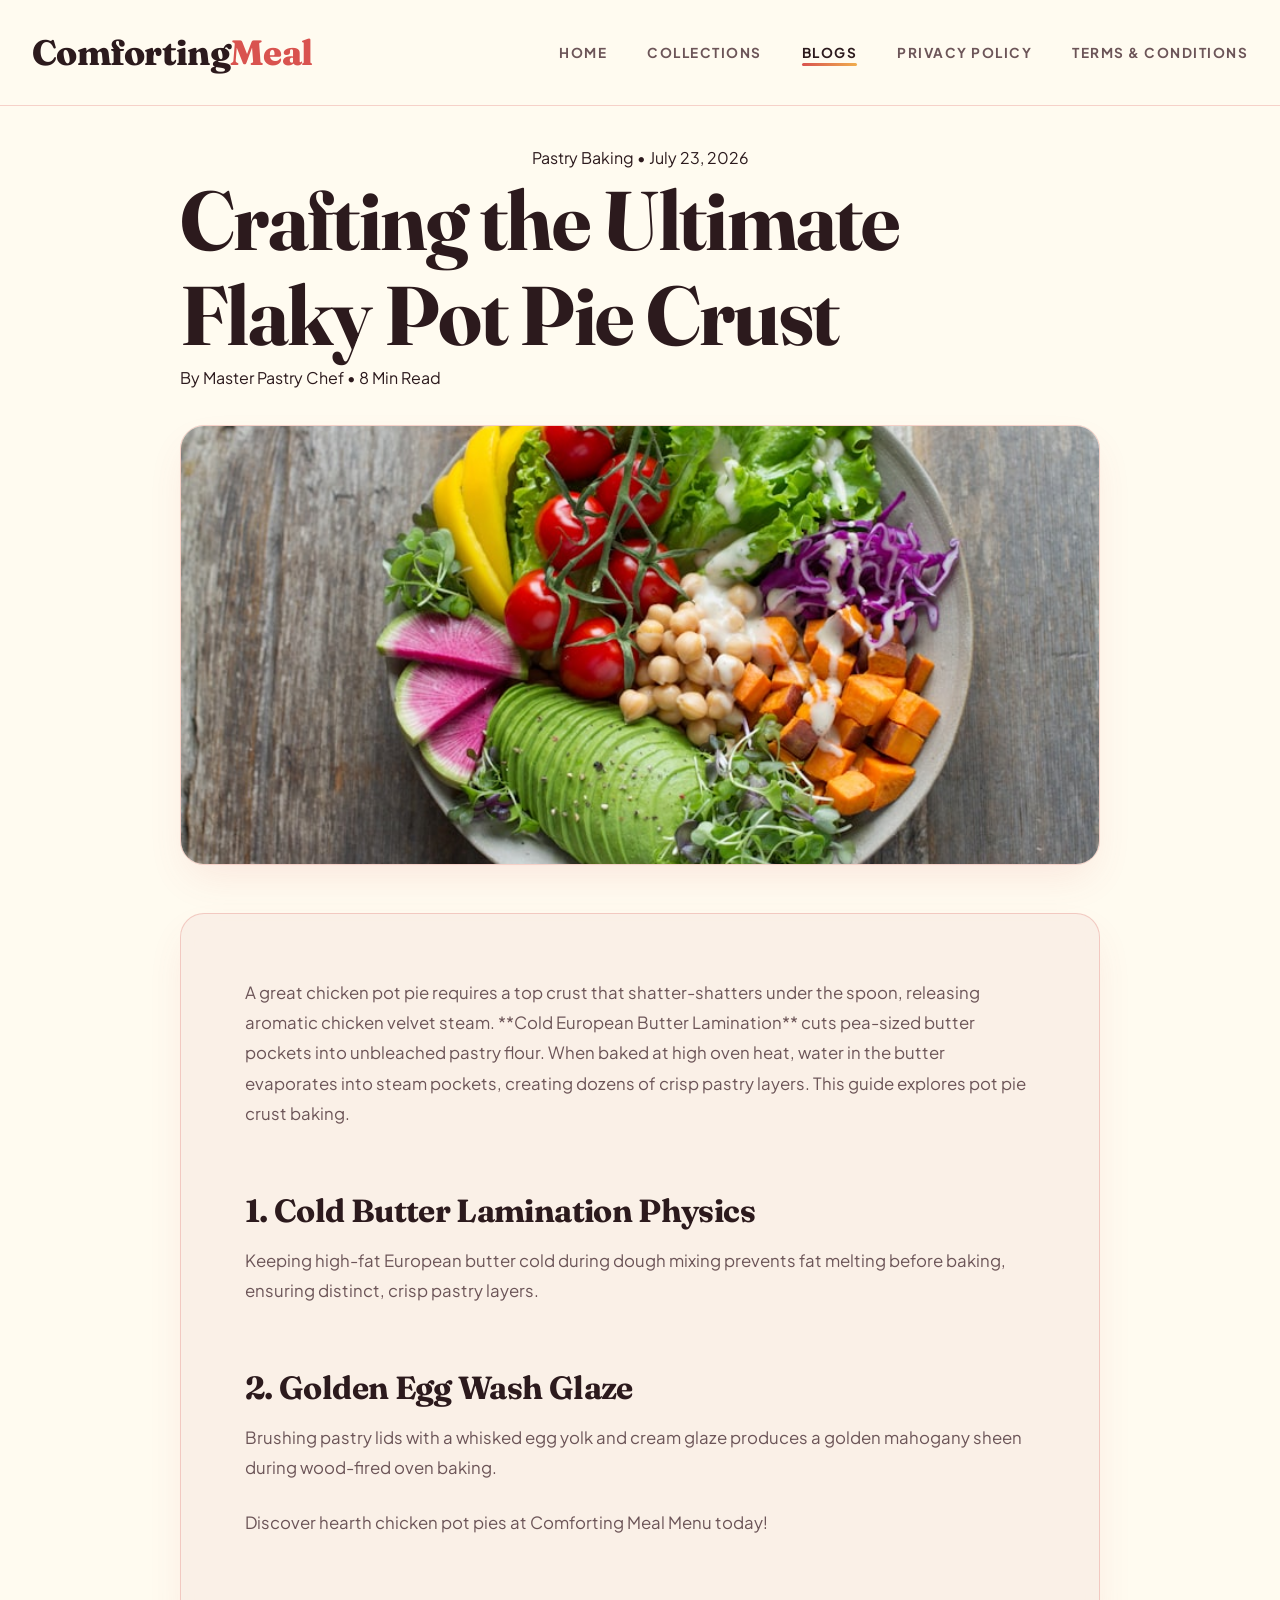
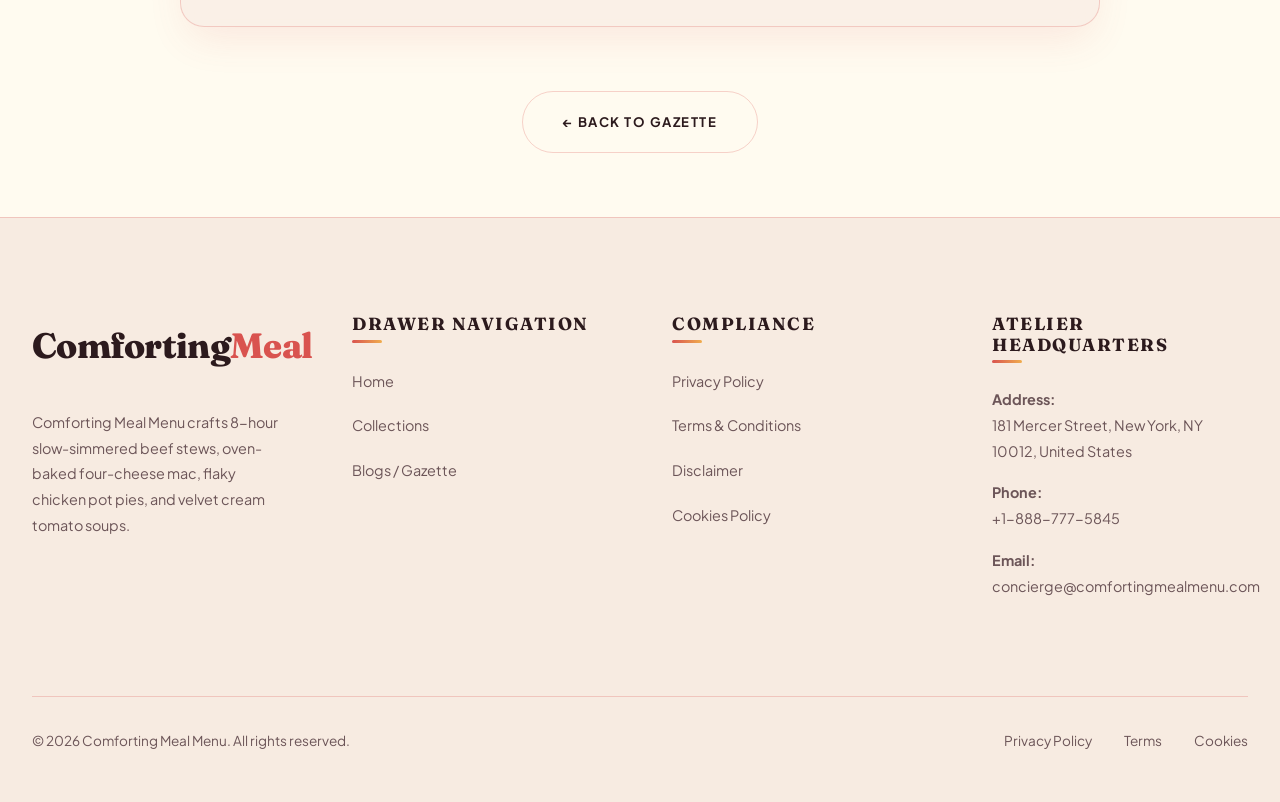
<file: blog/crafting-the-ultimate-flaky-pot-pie-crust.html>
<!DOCTYPE html>
<html lang="en">
<head>
    <!-- Google tag (gtag.js) -->
    <script async src="https://www.googletagmanager.com/gtag/js?id=G-0LY0HY7L01"></script>
    <script>
      window.dataLayer = window.dataLayer || [];
      function gtag(){dataLayer.push(arguments);}
      gtag('js', new Date());

      gtag('config', 'G-0LY0HY7L01');
    </script>
    <meta charset="UTF-8">
    <meta name="viewport" content="width=device-width, initial-scale=1.0">
    <meta name="description" content="Crafting the ultimate flaky butter pastry pot pie crust. Learn about European butter lamination and steam pockets.">
    <title>Ultimate Flaky Pot Pie Crust | Comforting Meal Menu</title>
    <link rel="stylesheet" href="../style.css">
</head>
<body>

    <!-- Header Navigation -->
    <header>
        <nav class="navbar">
            <a href="../index.php" class="logo">Comforting<span>Meal</span></a>
            <ul class="nav-links">
                <li><a href="../index.php">Home</a></li>
                <li><a href="../collections.html">Collections</a></li>
                <li><a href="index.html" class="active">Blogs</a></li>
                <li><a href="../privacy-policy.html">Privacy Policy</a></li>
                <li><a href="../terms.html">Terms & Conditions</a></li>
            </ul>
            <button class="menu-btn" aria-label="Toggle Navigation">
                <span></span>
                <span></span>
                <span></span>
            </button>
        </nav>
    </header>

    <!-- Main Content -->
    <main class="blog-page" style="margin: 0 auto;">
        <div class="blog-meta" style="text-align: center;">Pastry Baking &bull; July 23, 2026</div>
        <h1>Crafting the Ultimate Flaky Pot Pie Crust</h1>
        <div class="meta-info">By Master Pastry Chef &bull; 8 Min Read</div>

        <div class="blog-featured-img">
            <img src="../img/dish2.jpg" alt="Crafting the ultimate flaky butter pastry pot pie crust" loading="lazy">
        </div>

        <div class="blog-content">
            <p>A great chicken pot pie requires a top crust that shatter-shatters under the spoon, releasing aromatic chicken velvet steam. **Cold European Butter Lamination** cuts pea-sized butter pockets into unbleached pastry flour. When baked at high oven heat, water in the butter evaporates into steam pockets, creating dozens of crisp pastry layers. This guide explores pot pie crust baking.</p>

            <h2>1. Cold Butter Lamination Physics</h2>
            <p>Keeping high-fat European butter cold during dough mixing prevents fat melting before baking, ensuring distinct, crisp pastry layers.</p>

            <h2>2. Golden Egg Wash Glaze</h2>
            <p>Brushing pastry lids with a whisked egg yolk and cream glaze produces a golden mahogany sheen during wood-fired oven baking.</p>

            <p>Discover hearth chicken pot pies at Comforting Meal Menu today!</p>
        </div>
        
        <div style="text-align: center; margin: 4rem 0;">
            <a href="index.html" class="btn btn-secondary">&larr; Back to Gazette</a>
        </div>
    </main>

    <!-- Footer -->
    <footer>
        <div class="footer-container">
            <div class="footer-col" style="flex: 1.5;">
                <a href="../index.php" class="logo" style="margin-bottom: 2rem; display: inline-block;">Comforting<span>Meal</span></a>
                <p>Comforting Meal Menu crafts 8-hour slow-simmered beef stews, oven-baked four-cheese mac, flaky chicken pot pies, and velvet cream tomato soups.</p>
            </div>
            <div class="footer-col">
                <h4>Drawer Navigation</h4>
                <ul>
                    <li><a href="../index.php">Home</a></li>
                    <li><a href="../collections.html">Collections</a></li>
                    <li><a href="index.html">Blogs / Gazette</a></li>
                </ul>
            </div>
            <div class="footer-col">
                <h4>Compliance</h4>
                <ul>
                    <li><a href="../privacy-policy.html">Privacy Policy</a></li>
                    <li><a href="../terms.html">Terms & Conditions</a></li>
                    <li><a href="../disclaimer.html">Disclaimer</a></li>
                    <li><a href="../cookies.html">Cookies Policy</a></li>
                </ul>
            </div>
            <div class="footer-col" style="flex: 1.2;">
                <h4>Atelier Headquarters</h4>
                <p><strong>Address:</strong><br>181 Mercer Street, New York, NY 10012, United States</p>
                <p><strong>Phone:</strong><br>+1-888-777-5845</p>
                <p><strong>Email:</strong><br>concierge@comfortingmealmenu.com</p>
            </div>
        </div>
        <div class="footer-bottom">
            <p>&copy; 2026 Comforting Meal Menu. All rights reserved.</p>
            <div class="footer-bottom-links">
                <a href="../privacy-policy.html">Privacy Policy</a>
                <a href="../terms.html">Terms</a>
                <a href="../cookies.html">Cookies</a>
            </div>
        </div>
    </footer>

    <script src="../script.js"></script>
</body>
</html>
</file>
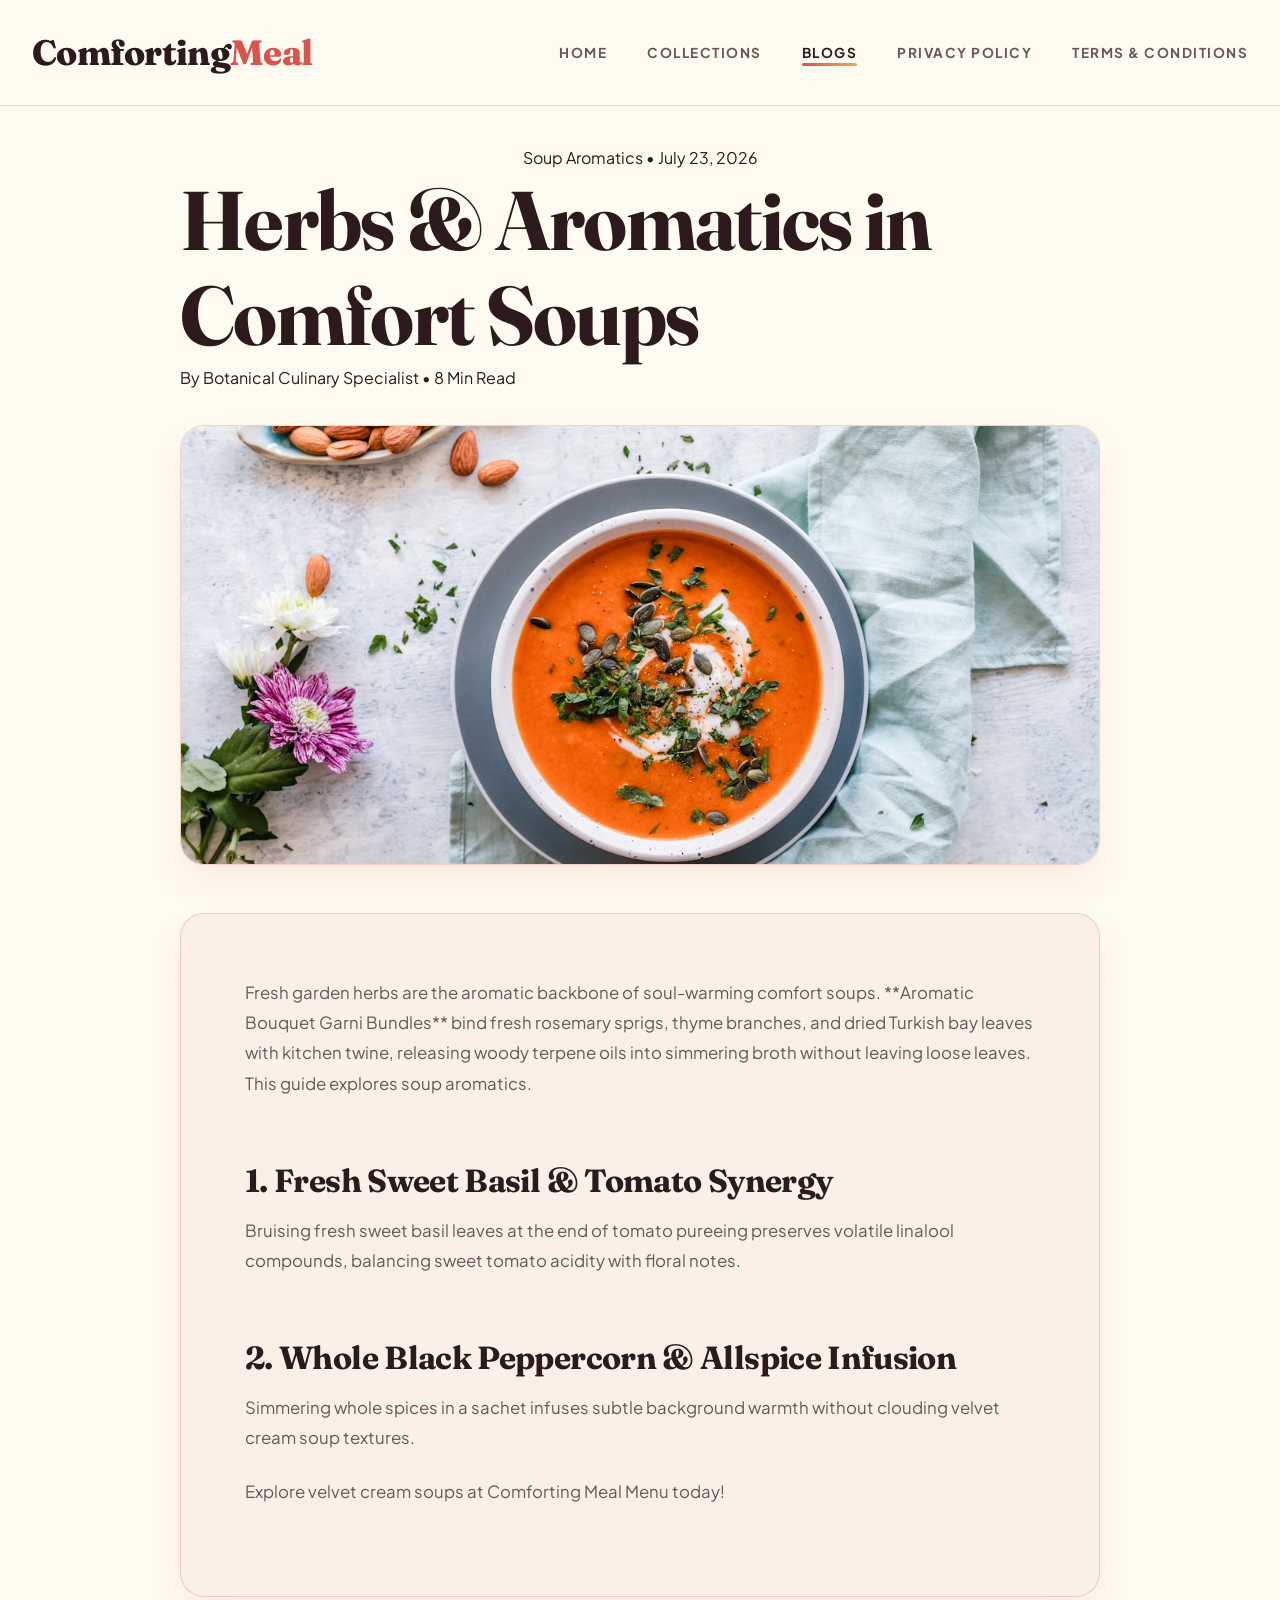
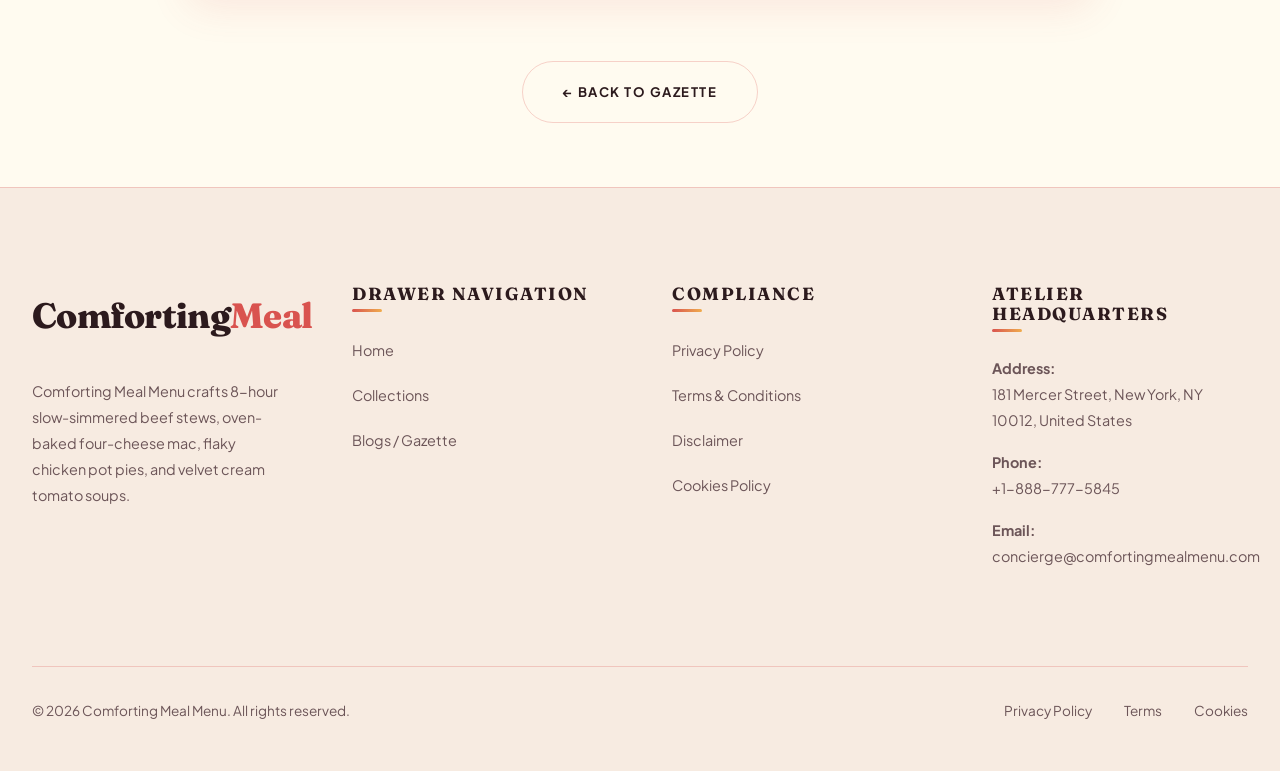
<file: blog/herbs-and-aromatics-in-comfort-soups.html>
<!DOCTYPE html>
<html lang="en">
<head>
    <!-- Google tag (gtag.js) -->
    <script async src="https://www.googletagmanager.com/gtag/js?id=G-0LY0HY7L01"></script>
    <script>
      window.dataLayer = window.dataLayer || [];
      function gtag(){dataLayer.push(arguments);}
      gtag('js', new Date());

      gtag('config', 'G-0LY0HY7L01');
    </script>
    <meta charset="UTF-8">
    <meta name="viewport" content="width=device-width, initial-scale=1.0">
    <meta name="description" content="Rosemary, thyme, and bay leaves aromatics in comfort soups. Learn how to infuse fresh herbs into velvety soup reductions.">
    <title>Herbs & Aromatics in Soups | Comforting Meal Menu</title>
    <link rel="stylesheet" href="../style.css">
</head>
<body>

    <!-- Header Navigation -->
    <header>
        <nav class="navbar">
            <a href="../index.php" class="logo">Comforting<span>Meal</span></a>
            <ul class="nav-links">
                <li><a href="../index.php">Home</a></li>
                <li><a href="../collections.html">Collections</a></li>
                <li><a href="index.html" class="active">Blogs</a></li>
                <li><a href="../privacy-policy.html">Privacy Policy</a></li>
                <li><a href="../terms.html">Terms & Conditions</a></li>
            </ul>
            <button class="menu-btn" aria-label="Toggle Navigation">
                <span></span>
                <span></span>
                <span></span>
            </button>
        </nav>
    </header>

    <!-- Main Content -->
    <main class="blog-page" style="margin: 0 auto;">
        <div class="blog-meta" style="text-align: center;">Soup Aromatics &bull; July 23, 2026</div>
        <h1>Herbs & Aromatics in Comfort Soups</h1>
        <div class="meta-info">By Botanical Culinary Specialist &bull; 8 Min Read</div>

        <div class="blog-featured-img">
            <img src="../img/hero_food.jpg" alt="Rosemary, thyme, and bay leaves aromatics in comfort soups" loading="lazy">
        </div>

        <div class="blog-content">
            <p>Fresh garden herbs are the aromatic backbone of soul-warming comfort soups. **Aromatic Bouquet Garni Bundles** bind fresh rosemary sprigs, thyme branches, and dried Turkish bay leaves with kitchen twine, releasing woody terpene oils into simmering broth without leaving loose leaves. This guide explores soup aromatics.</p>

            <h2>1. Fresh Sweet Basil & Tomato Synergy</h2>
            <p>Bruising fresh sweet basil leaves at the end of tomato pureeing preserves volatile linalool compounds, balancing sweet tomato acidity with floral notes.</p>

            <h2>2. Whole Black Peppercorn & Allspice Infusion</h2>
            <p>Simmering whole spices in a sachet infuses subtle background warmth without clouding velvet cream soup textures.</p>

            <p>Explore velvet cream soups at Comforting Meal Menu today!</p>
        </div>
        
        <div style="text-align: center; margin: 4rem 0;">
            <a href="index.html" class="btn btn-secondary">&larr; Back to Gazette</a>
        </div>
    </main>

    <!-- Footer -->
    <footer>
        <div class="footer-container">
            <div class="footer-col" style="flex: 1.5;">
                <a href="../index.php" class="logo" style="margin-bottom: 2rem; display: inline-block;">Comforting<span>Meal</span></a>
                <p>Comforting Meal Menu crafts 8-hour slow-simmered beef stews, oven-baked four-cheese mac, flaky chicken pot pies, and velvet cream tomato soups.</p>
            </div>
            <div class="footer-col">
                <h4>Drawer Navigation</h4>
                <ul>
                    <li><a href="../index.php">Home</a></li>
                    <li><a href="../collections.html">Collections</a></li>
                    <li><a href="index.html">Blogs / Gazette</a></li>
                </ul>
            </div>
            <div class="footer-col">
                <h4>Compliance</h4>
                <ul>
                    <li><a href="../privacy-policy.html">Privacy Policy</a></li>
                    <li><a href="../terms.html">Terms & Conditions</a></li>
                    <li><a href="../disclaimer.html">Disclaimer</a></li>
                    <li><a href="../cookies.html">Cookies Policy</a></li>
                </ul>
            </div>
            <div class="footer-col" style="flex: 1.2;">
                <h4>Atelier Headquarters</h4>
                <p><strong>Address:</strong><br>181 Mercer Street, New York, NY 10012, United States</p>
                <p><strong>Phone:</strong><br>+1-888-777-5845</p>
                <p><strong>Email:</strong><br>concierge@comfortingmealmenu.com</p>
            </div>
        </div>
        <div class="footer-bottom">
            <p>&copy; 2026 Comforting Meal Menu. All rights reserved.</p>
            <div class="footer-bottom-links">
                <a href="../privacy-policy.html">Privacy Policy</a>
                <a href="../terms.html">Terms</a>
                <a href="../cookies.html">Cookies</a>
            </div>
        </div>
    </footer>

    <script src="../script.js"></script>
</body>
</html>
</file>
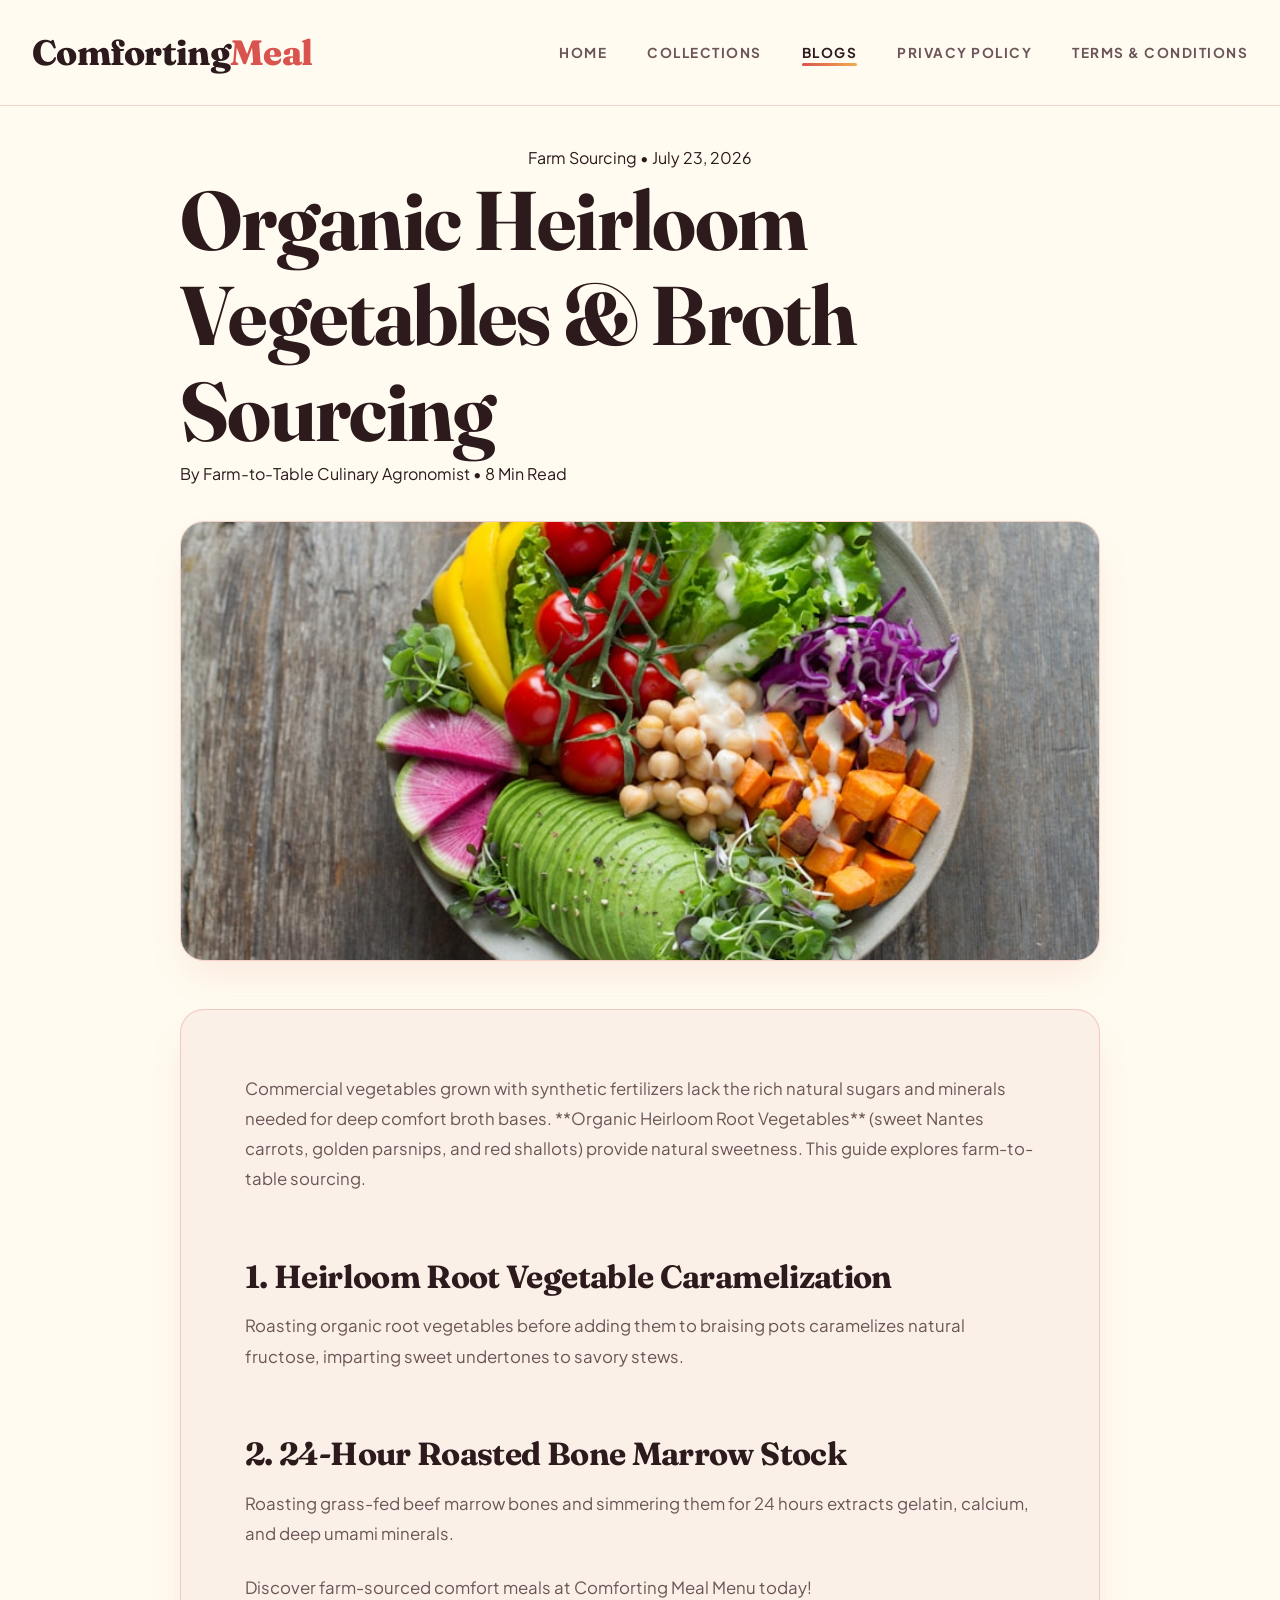
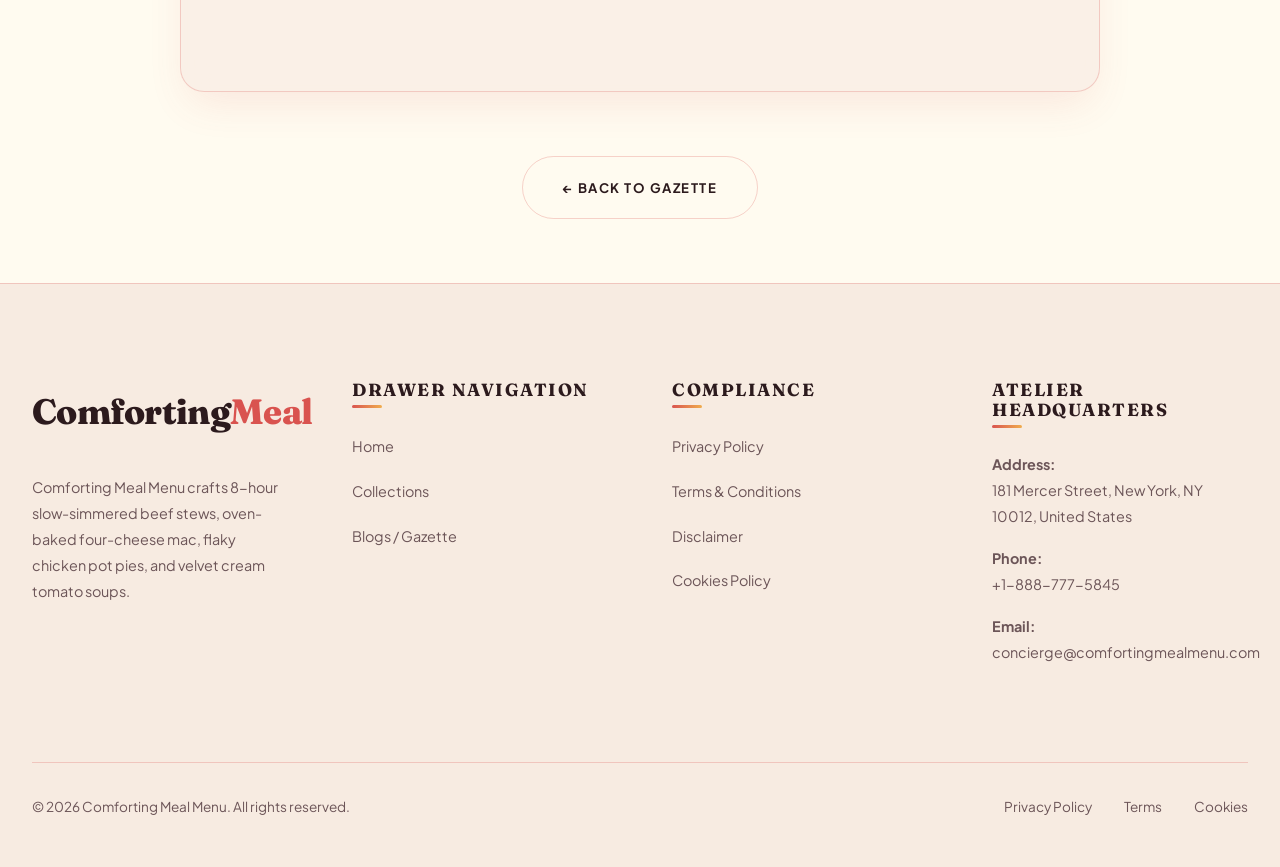
<file: blog/organic-heirloom-vegetables-farm-sourcing.html>
<!DOCTYPE html>
<html lang="en">
<head>
    <!-- Google tag (gtag.js) -->
    <script async src="https://www.googletagmanager.com/gtag/js?id=G-0LY0HY7L01"></script>
    <script>
      window.dataLayer = window.dataLayer || [];
      function gtag(){dataLayer.push(arguments);}
      gtag('js', new Date());

      gtag('config', 'G-0LY0HY7L01');
    </script>
    <meta charset="UTF-8">
    <meta name="viewport" content="width=device-width, initial-scale=1.0">
    <meta name="description" content="Organic heirloom vegetables and farm-to-table broth sourcing guide. Learn about selecting farm-to-table root vegetables and sweet parsnips.">
    <title>Organic Heirloom Vegetables | Comforting Meal Menu</title>
    <link rel="stylesheet" href="../style.css">
</head>
<body>

    <!-- Header Navigation -->
    <header>
        <nav class="navbar">
            <a href="../index.php" class="logo">Comforting<span>Meal</span></a>
            <ul class="nav-links">
                <li><a href="../index.php">Home</a></li>
                <li><a href="../collections.html">Collections</a></li>
                <li><a href="index.html" class="active">Blogs</a></li>
                <li><a href="../privacy-policy.html">Privacy Policy</a></li>
                <li><a href="../terms.html">Terms & Conditions</a></li>
            </ul>
            <button class="menu-btn" aria-label="Toggle Navigation">
                <span></span>
                <span></span>
                <span></span>
            </button>
        </nav>
    </header>

    <!-- Main Content -->
    <main class="blog-page" style="margin: 0 auto;">
        <div class="blog-meta" style="text-align: center;">Farm Sourcing &bull; July 23, 2026</div>
        <h1>Organic Heirloom Vegetables & Broth Sourcing</h1>
        <div class="meta-info">By Farm-to-Table Culinary Agronomist &bull; 8 Min Read</div>

        <div class="blog-featured-img">
            <img src="../img/journal2.jpg" alt="Organic heirloom vegetables and farm-to-table broth sourcing guide" loading="lazy">
        </div>

        <div class="blog-content">
            <p>Commercial vegetables grown with synthetic fertilizers lack the rich natural sugars and minerals needed for deep comfort broth bases. **Organic Heirloom Root Vegetables** (sweet Nantes carrots, golden parsnips, and red shallots) provide natural sweetness. This guide explores farm-to-table sourcing.</p>

            <h2>1. Heirloom Root Vegetable Caramelization</h2>
            <p>Roasting organic root vegetables before adding them to braising pots caramelizes natural fructose, imparting sweet undertones to savory stews.</p>

            <h2>2. 24-Hour Roasted Bone Marrow Stock</h2>
            <p>Roasting grass-fed beef marrow bones and simmering them for 24 hours extracts gelatin, calcium, and deep umami minerals.</p>

            <p>Discover farm-sourced comfort meals at Comforting Meal Menu today!</p>
        </div>
        
        <div style="text-align: center; margin: 4rem 0;">
            <a href="index.html" class="btn btn-secondary">&larr; Back to Gazette</a>
        </div>
    </main>

    <!-- Footer -->
    <footer>
        <div class="footer-container">
            <div class="footer-col" style="flex: 1.5;">
                <a href="../index.php" class="logo" style="margin-bottom: 2rem; display: inline-block;">Comforting<span>Meal</span></a>
                <p>Comforting Meal Menu crafts 8-hour slow-simmered beef stews, oven-baked four-cheese mac, flaky chicken pot pies, and velvet cream tomato soups.</p>
            </div>
            <div class="footer-col">
                <h4>Drawer Navigation</h4>
                <ul>
                    <li><a href="../index.php">Home</a></li>
                    <li><a href="../collections.html">Collections</a></li>
                    <li><a href="index.html">Blogs / Gazette</a></li>
                </ul>
            </div>
            <div class="footer-col">
                <h4>Compliance</h4>
                <ul>
                    <li><a href="../privacy-policy.html">Privacy Policy</a></li>
                    <li><a href="../terms.html">Terms & Conditions</a></li>
                    <li><a href="../disclaimer.html">Disclaimer</a></li>
                    <li><a href="../cookies.html">Cookies Policy</a></li>
                </ul>
            </div>
            <div class="footer-col" style="flex: 1.2;">
                <h4>Atelier Headquarters</h4>
                <p><strong>Address:</strong><br>181 Mercer Street, New York, NY 10012, United States</p>
                <p><strong>Phone:</strong><br>+1-888-777-5845</p>
                <p><strong>Email:</strong><br>concierge@comfortingmealmenu.com</p>
            </div>
        </div>
        <div class="footer-bottom">
            <p>&copy; 2026 Comforting Meal Menu. All rights reserved.</p>
            <div class="footer-bottom-links">
                <a href="../privacy-policy.html">Privacy Policy</a>
                <a href="../terms.html">Terms</a>
                <a href="../cookies.html">Cookies</a>
            </div>
        </div>
    </footer>

    <script src="../script.js"></script>
</body>
</html>
</file>
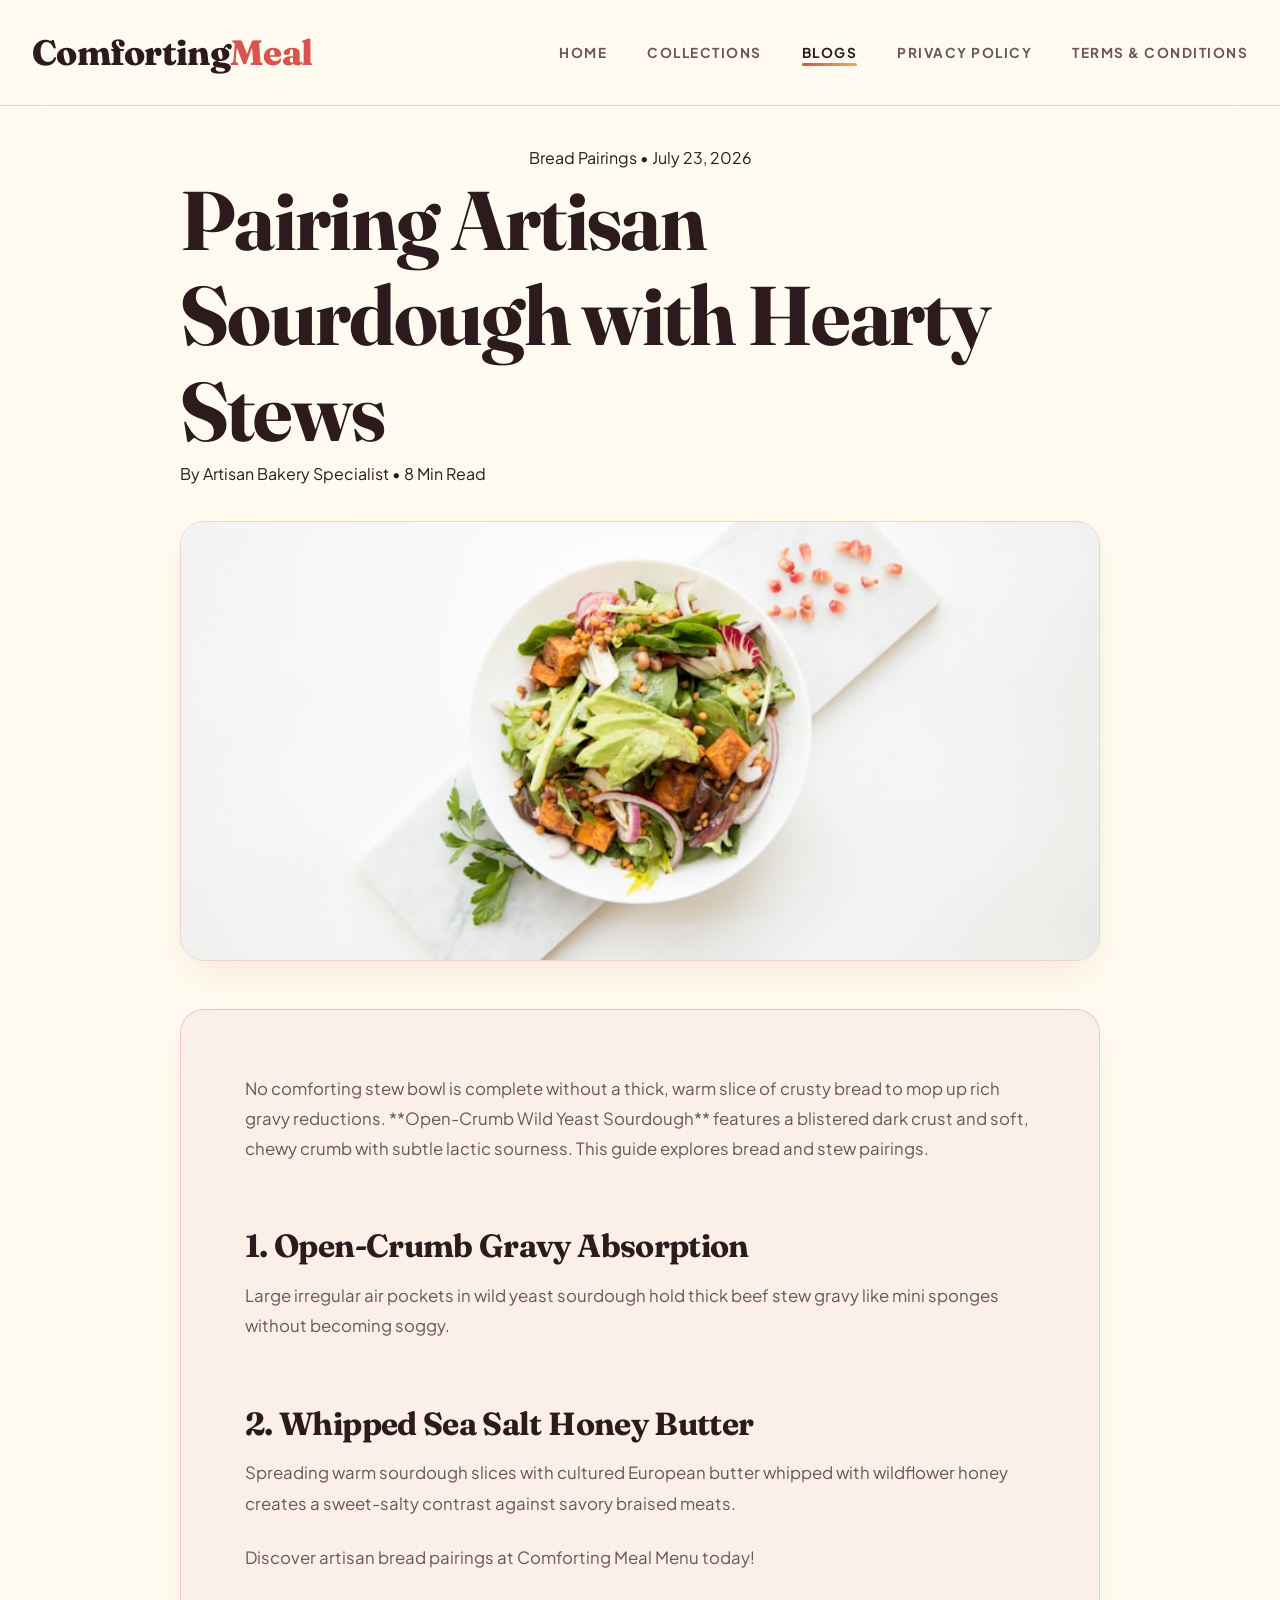
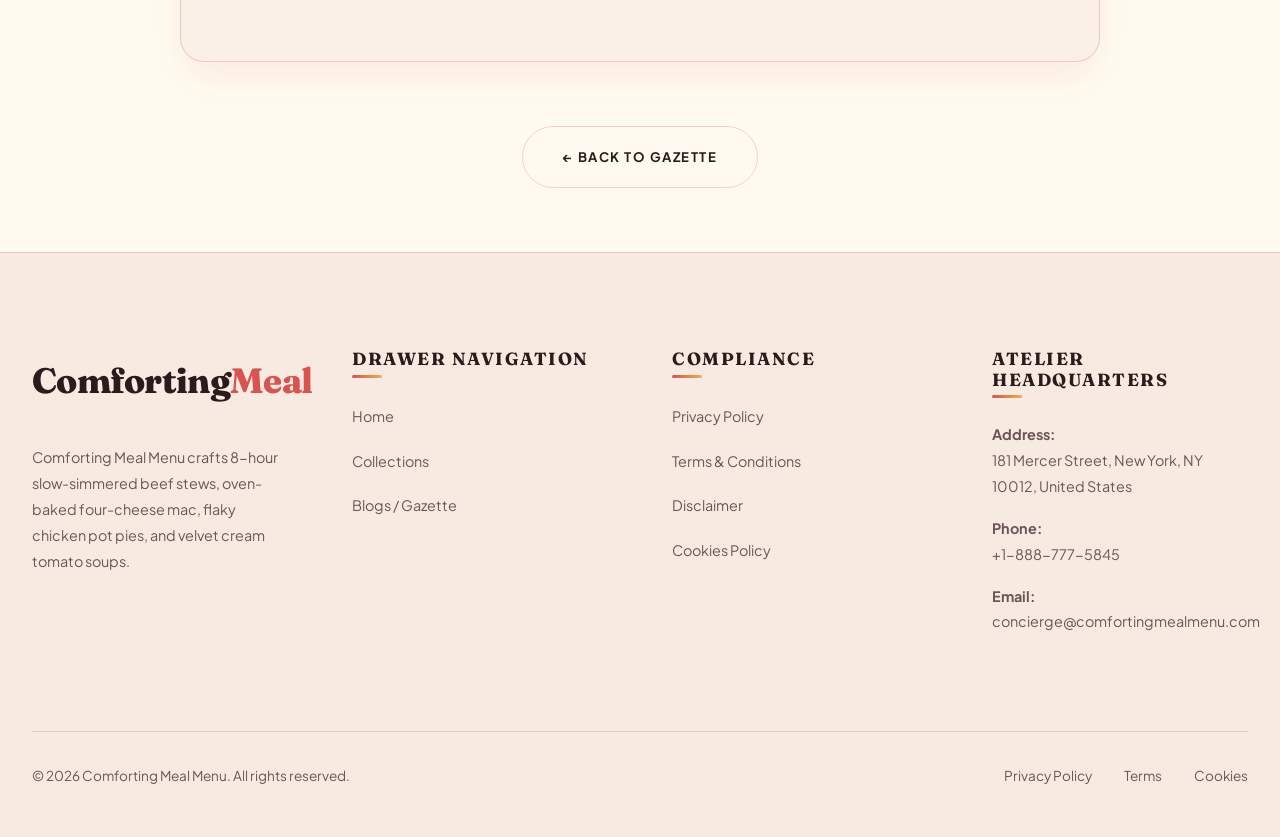
<file: blog/pairing-artisan-sourdough-with-hearty-stews.html>
<!DOCTYPE html>
<html lang="en">
<head>
    <!-- Google tag (gtag.js) -->
    <script async src="https://www.googletagmanager.com/gtag/js?id=G-0LY0HY7L01"></script>
    <script>
      window.dataLayer = window.dataLayer || [];
      function gtag(){dataLayer.push(arguments);}
      gtag('js', new Date());

      gtag('config', 'G-0LY0HY7L01');
    </script>
    <meta charset="UTF-8">
    <meta name="viewport" content="width=device-width, initial-scale=1.0">
    <meta name="description" content="Pairing artisan sourdough and honey butter with hearty stews. Learn how to select open-crumb sourdough boules.">
    <title>Pairing Sourdough with Stews | Comforting Meal Menu</title>
    <link rel="stylesheet" href="../style.css">
</head>
<body>

    <!-- Header Navigation -->
    <header>
        <nav class="navbar">
            <a href="../index.php" class="logo">Comforting<span>Meal</span></a>
            <ul class="nav-links">
                <li><a href="../index.php">Home</a></li>
                <li><a href="../collections.html">Collections</a></li>
                <li><a href="index.html" class="active">Blogs</a></li>
                <li><a href="../privacy-policy.html">Privacy Policy</a></li>
                <li><a href="../terms.html">Terms & Conditions</a></li>
            </ul>
            <button class="menu-btn" aria-label="Toggle Navigation">
                <span></span>
                <span></span>
                <span></span>
            </button>
        </nav>
    </header>

    <!-- Main Content -->
    <main class="blog-page" style="margin: 0 auto;">
        <div class="blog-meta" style="text-align: center;">Bread Pairings &bull; July 23, 2026</div>
        <h1>Pairing Artisan Sourdough with Hearty Stews</h1>
        <div class="meta-info">By Artisan Bakery Specialist &bull; 8 Min Read</div>

        <div class="blog-featured-img">
            <img src="../img/dish1.jpg" alt="Pairing artisan sourdough and honey butter with hearty stews" loading="lazy">
        </div>

        <div class="blog-content">
            <p>No comforting stew bowl is complete without a thick, warm slice of crusty bread to mop up rich gravy reductions. **Open-Crumb Wild Yeast Sourdough** features a blistered dark crust and soft, chewy crumb with subtle lactic sourness. This guide explores bread and stew pairings.</p>

            <h2>1. Open-Crumb Gravy Absorption</h2>
            <p>Large irregular air pockets in wild yeast sourdough hold thick beef stew gravy like mini sponges without becoming soggy.</p>

            <h2>2. Whipped Sea Salt Honey Butter</h2>
            <p>Spreading warm sourdough slices with cultured European butter whipped with wildflower honey creates a sweet-salty contrast against savory braised meats.</p>

            <p>Discover artisan bread pairings at Comforting Meal Menu today!</p>
        </div>
        
        <div style="text-align: center; margin: 4rem 0;">
            <a href="index.html" class="btn btn-secondary">&larr; Back to Gazette</a>
        </div>
    </main>

    <!-- Footer -->
    <footer>
        <div class="footer-container">
            <div class="footer-col" style="flex: 1.5;">
                <a href="../index.php" class="logo" style="margin-bottom: 2rem; display: inline-block;">Comforting<span>Meal</span></a>
                <p>Comforting Meal Menu crafts 8-hour slow-simmered beef stews, oven-baked four-cheese mac, flaky chicken pot pies, and velvet cream tomato soups.</p>
            </div>
            <div class="footer-col">
                <h4>Drawer Navigation</h4>
                <ul>
                    <li><a href="../index.php">Home</a></li>
                    <li><a href="../collections.html">Collections</a></li>
                    <li><a href="index.html">Blogs / Gazette</a></li>
                </ul>
            </div>
            <div class="footer-col">
                <h4>Compliance</h4>
                <ul>
                    <li><a href="../privacy-policy.html">Privacy Policy</a></li>
                    <li><a href="../terms.html">Terms & Conditions</a></li>
                    <li><a href="../disclaimer.html">Disclaimer</a></li>
                    <li><a href="../cookies.html">Cookies Policy</a></li>
                </ul>
            </div>
            <div class="footer-col" style="flex: 1.2;">
                <h4>Atelier Headquarters</h4>
                <p><strong>Address:</strong><br>181 Mercer Street, New York, NY 10012, United States</p>
                <p><strong>Phone:</strong><br>+1-888-777-5845</p>
                <p><strong>Email:</strong><br>concierge@comfortingmealmenu.com</p>
            </div>
        </div>
        <div class="footer-bottom">
            <p>&copy; 2026 Comforting Meal Menu. All rights reserved.</p>
            <div class="footer-bottom-links">
                <a href="../privacy-policy.html">Privacy Policy</a>
                <a href="../terms.html">Terms</a>
                <a href="../cookies.html">Cookies</a>
            </div>
        </div>
    </footer>

    <script src="../script.js"></script>
</body>
</html>
</file>
<file: style.css>
/* ==========================================
   COMFORTING MEAL MENU - GLOBAL STYLESHEET
   Style: Warm Terracotta & Honey Honeycomb Hearth Theme
   ========================================== */

/* Typography Import */
@import url('https://fonts.googleapis.com/css2?family=Fraunces:opsz,wght@9..144,600;700;800;900&family=Plus+Jakarta+Sans:wght@300;400;500;600;700&display=swap');

:root {
    /* Color Palette */
    --color-bg: #FFFBF0;                  /* Warm Honey Butter Cream */
    --color-card-bg: rgba(250, 240, 230, 0.94);/* Warm Clay Glass Cards */
    --color-fg: #2C1A1D;                  /* Deep Espresso Text */
    --color-fg-muted: #6C5558;            /* Soft Muted Terracotta Cocoa */
    --color-primary: #D9534F;             /* Warm Rust Amber Highlight */
    --color-secondary: #F7EBE1;           /* Warm Terracotta Soft Container */
    --color-accent: #D9534F;              /* Warm Rust Amber CTA & Badges */
    --color-accent-hover: #C9302C;        /* Deep Burnished Terracotta Hover */
    --color-border: rgba(217, 83, 79, 0.25);/* Soft Terracotta Line */
    --color-gold: #F0AD4E;                /* Honey Gold Highlight */
    
    /* Font Families */
    --font-heading: 'Fraunces', serif;
    --font-body: 'Plus Jakarta Sans', sans-serif;
    
    /* Transitions & Shadows */
    --transition-slow: all 0.5s cubic-bezier(0.16, 1, 0.3, 1);
    --transition-fast: all 0.2s cubic-bezier(0.2, 0.8, 0.2, 1);
    
    --card-shadow: 0 18px 40px -8px rgba(217, 83, 79, 0.12), 0 0 1px rgba(0, 0, 0, 0.05);
    --card-shadow-hover: 0 28px 55px -10px rgba(217, 83, 79, 0.24), 0 0 25px rgba(240, 173, 78, 0.2);
}

/* Reset Styles */
*, *::before, *::after {
    box-sizing: border-box;
    margin: 0;
    padding: 0;
}

html {
    scroll-behavior: smooth;
    font-size: 16px;
    background-color: var(--color-bg);
    color: var(--color-fg);
}

body {
    font-family: var(--font-body);
    line-height: 1.8;
    font-weight: 400;
    overflow-x: hidden;
    background-color: var(--color-bg);
}

/* Scrollbar */
::-webkit-scrollbar {
    width: 8px;
}
::-webkit-scrollbar-track {
    background: var(--color-bg);
}
::-webkit-scrollbar-thumb {
    background: linear-gradient(180deg, var(--color-accent), var(--color-gold));
    border-radius: 4px;
}

/* Headings */
h1, h2, h3, h4, h5, h6 {
    font-family: var(--font-heading);
    font-weight: 700;
    line-height: 1.15;
    color: var(--color-fg);
    letter-spacing: -0.02em;
}

h1 {
    font-size: clamp(3.3rem, 7.6vw, 5.2rem);
}

h2 {
    font-size: clamp(2.2rem, 5vw, 3.5rem);
    margin-bottom: 2rem;
    position: relative;
    display: inline-block;
}

h2::after {
    content: '';
    position: absolute;
    bottom: -8px;
    left: 0;
    width: 60px;
    height: 4px;
    background: linear-gradient(90deg, var(--color-accent), var(--color-gold));
    border-radius: 4px;
}

h3 {
    font-size: 1.6rem;
    margin-bottom: 0.8rem;
}

a {
    color: inherit;
    text-decoration: none;
    transition: var(--transition-fast);
}

/* Scroll Reveal */
.reveal-item {
    opacity: 0;
    transform: translateY(30px);
    transition: opacity 0.8s cubic-bezier(0.16, 1, 0.3, 1), transform 0.8s cubic-bezier(0.16, 1, 0.3, 1);
}

.reveal-item.revealed {
    opacity: 1;
    transform: translateY(0);
}

/* Luxury Terracotta Glass Card */
.luxury-card {
    background-color: var(--color-card-bg);
    backdrop-filter: blur(20px);
    -webkit-backdrop-filter: blur(20px);
    border: 1px solid var(--color-border);
    border-radius: 24px;
    padding: 2.6rem;
    box-shadow: var(--card-shadow);
    transition: var(--transition-slow);
    position: relative;
    overflow: hidden;
    display: flex;
    flex-direction: column;
}

.luxury-card::before {
    content: '';
    position: absolute;
    top: 0;
    left: 0;
    width: 100%;
    height: 100%;
    background: linear-gradient(135deg, rgba(217, 83, 79, 0.08) 0%, transparent 100%);
    opacity: 0;
    transition: var(--transition-slow);
    pointer-events: none;
}

.luxury-card:hover {
    transform: translateY(-8px);
    box-shadow: var(--card-shadow-hover);
    border-color: rgba(217, 83, 79, 0.5);
}

.luxury-card:hover::before {
    opacity: 1;
}

/* Header & Navigation */
header {
    position: fixed;
    top: 0;
    left: 0;
    width: 100%;
    z-index: 1000;
    background: rgba(255, 251, 240, 0.92);
    backdrop-filter: blur(24px);
    -webkit-backdrop-filter: blur(24px);
    border-bottom: 1px solid var(--color-border);
    transition: var(--transition-slow);
}

.navbar {
    display: flex;
    justify-content: space-between;
    align-items: center;
    max-width: 1280px;
    margin: 0 auto;
    padding: 1.3rem 2rem;
}

.logo {
    font-family: var(--font-heading);
    font-size: 2.2rem;
    font-weight: 800;
    color: var(--color-fg);
    letter-spacing: -0.02em;
}

.logo span {
    color: var(--color-accent);
}

.nav-links {
    display: flex;
    list-style: none;
    gap: 2.5rem;
    align-items: center;
}

.nav-links a {
    font-size: 0.85rem;
    font-weight: 700;
    letter-spacing: 1.5px;
    text-transform: uppercase;
    color: var(--color-fg-muted);
    position: relative;
    padding: 0.3rem 0;
}

.nav-links a:hover,
.nav-links a.active {
    color: var(--color-fg);
}

.nav-links a::after {
    content: '';
    position: absolute;
    bottom: 0;
    left: 0;
    width: 0;
    height: 3px;
    background: linear-gradient(90deg, var(--color-accent), var(--color-gold));
    border-radius: 3px;
    transition: var(--transition-fast);
}

.nav-links a:hover::after,
.nav-links a.active::after {
    width: 100%;
}

/* CTA Buttons */
.btn {
    display: inline-block;
    padding: 1.15rem 2.5rem;
    font-size: 0.82rem;
    font-weight: 700;
    letter-spacing: 1.5px;
    text-transform: uppercase;
    border-radius: 50px;
    border: 1px solid transparent;
    cursor: pointer;
    transition: var(--transition-fast);
    text-align: center;
    font-family: var(--font-body);
}

.btn-primary {
    background: linear-gradient(135deg, var(--color-accent) 0%, var(--color-gold) 100%);
    color: #FFFFFF;
    box-shadow: 0 6px 20px rgba(217, 83, 79, 0.35);
}

.btn-primary:hover {
    transform: translateY(-3px);
    box-shadow: 0 10px 30px rgba(217, 83, 79, 0.55);
}

.btn-secondary {
    background-color: transparent;
    color: var(--color-fg);
    border-color: var(--color-border);
}

.btn-secondary:hover {
    background-color: rgba(217, 83, 79, 0.08);
    border-color: var(--color-primary);
    transform: translateY(-2px);
}

/* Mobile Menu Button */
.menu-btn {
    display: none;
    flex-direction: column;
    justify-content: space-between;
    width: 24px;
    height: 16px;
    background: transparent;
    border: none;
    cursor: pointer;
    z-index: 1001;
}

.menu-btn span {
    width: 100%;
    height: 2px;
    background-color: var(--color-fg);
    border-radius: 2px;
    transition: var(--transition-fast);
}

/* Section Container */
section {
    padding: 8rem 2rem;
    max-width: 1280px;
    margin: 0 auto;
}

.section-title {
    text-align: left;
    margin-bottom: 4rem;
}

.section-title p {
    color: var(--color-fg-muted);
    font-size: 1.1rem;
    margin-top: 0.5rem;
}

/* ====================================================
   WARM HEARTH COMFORT MEAL MENU HERO SECTION
   ==================================================== */
.hero-food-section {
    position: relative;
    width: 100%;
    min-height: 95vh;
    display: flex;
    align-items: center;
    padding: 9.5rem 2rem 5rem;
    background: radial-gradient(circle at 70% 35%, rgba(240, 173, 78, 0.18) 0%, rgba(255, 251, 240, 0.98) 75%);
    border-bottom: 1px solid var(--color-border);
}

.hero-food-container {
    max-width: 1280px;
    width: 100%;
    margin: 0 auto;
    display: flex;
    align-items: center;
    gap: 4rem;
    flex-wrap: wrap;
}

.hero-food-text {
    flex: 1.2;
    min-width: 320px;
}

.hero-food-image {
    flex: 1;
    min-width: 320px;
    position: relative;
}

.hero-food-img-wrapper {
    width: 100%;
    height: 530px;
    border-radius: 32px;
    overflow: hidden;
    border: 1px solid var(--color-border);
    box-shadow: 0 35px 80px rgba(217, 83, 79, 0.18);
}

.hero-food-img-wrapper img {
    width: 100%;
    height: 100%;
    object-fit: cover;
}

.floating-badge {
    position: absolute;
    bottom: -1.5rem;
    left: -1.5rem;
    background-color: var(--color-card-bg);
    backdrop-filter: blur(20px);
    -webkit-backdrop-filter: blur(20px);
    border: 1px solid var(--color-border);
    border-radius: 20px;
    padding: 1.2rem 1.8rem;
    box-shadow: var(--card-shadow);
    display: flex;
    align-items: center;
    gap: 1rem;
    z-index: 3;
}

.floating-badge-icon {
    width: 46px;
    height: 46px;
    border-radius: 50%;
    background: linear-gradient(135deg, var(--color-accent), var(--color-gold));
    color: #FFFFFF;
    display: flex;
    align-items: center;
    justify-content: center;
    font-weight: 800;
    font-size: 1.2rem;
}

.gradient-text {
    background: linear-gradient(135deg, var(--color-fg) 0%, var(--color-accent) 60%, var(--color-gold) 100%);
    -webkit-background-clip: text;
    -webkit-text-fill-color: transparent;
}

.hero-badge {
    display: inline-block;
    padding: 0.45rem 1.3rem;
    font-size: 0.72rem;
    font-weight: 700;
    letter-spacing: 2.5px;
    text-transform: uppercase;
    color: var(--color-accent);
    background-color: rgba(217, 83, 79, 0.12);
    border: 1px solid rgba(217, 83, 79, 0.3);
    border-radius: 30px;
    margin-bottom: 1.5rem;
}

.hero-desc {
    color: var(--color-fg-muted);
    font-size: 1.18rem;
    margin-bottom: 2.5rem;
    line-height: 1.8;
}

.hero-btns {
    display: flex;
    gap: 1.5rem;
}

/* Horizontal Continuous Honey Terracotta Marquee Ticker */
.marquee-band {
    background: linear-gradient(90deg, var(--color-accent), var(--color-gold), var(--color-accent));
    color: #FFFFFF;
    overflow: hidden;
    white-space: nowrap;
    padding: 0.9rem 0;
    font-family: var(--font-heading);
    font-weight: 800;
    font-size: 1rem;
    letter-spacing: 2px;
    text-transform: uppercase;
}

.marquee-content {
    display: inline-block;
    animation: marquee 25s linear infinite;
}

@keyframes marquee {
    0% { transform: translateX(0%); }
    100% { transform: translateX(-50%); }
}

/* Dish Product Cards */
.product-grid {
    display: grid;
    grid-template-columns: repeat(auto-fit, minmax(340px, 1fr));
    gap: 3rem;
}

.product-img-wrapper {
    width: 100%;
    height: 270px;
    overflow: hidden;
    border-radius: 18px;
    margin-bottom: 1.8rem;
    position: relative;
    border: 1px solid var(--color-border);
    flex-shrink: 0;
}

.product-img-wrapper img {
    width: 100%;
    height: 100%;
    object-fit: cover;
    display: block;
    transition: var(--transition-slow);
}

.luxury-card:hover .product-img-wrapper img {
    transform: scale(1.06);
}

.price-badge {
    position: absolute;
    top: 1.2rem;
    right: 1.2rem;
    padding: 0.4rem 1.1rem;
    background: linear-gradient(135deg, var(--color-accent), var(--color-gold));
    color: #FFFFFF;
    font-family: var(--font-heading);
    font-weight: 700;
    font-size: 1.2rem;
    border-radius: 30px;
    box-shadow: 0 4px 15px rgba(217, 83, 79, 0.4);
    z-index: 2;
}

.category-tag {
    position: absolute;
    top: 1.2rem;
    left: 1.2rem;
    padding: 0.35rem 0.9rem;
    background-color: rgba(255, 251, 240, 0.92);
    color: var(--color-accent);
    font-size: 0.65rem;
    font-weight: 700;
    letter-spacing: 1.5px;
    text-transform: uppercase;
    border-radius: 30px;
    border: 1px solid var(--color-border);
    z-index: 2;
}

.rating-stars {
    color: var(--color-gold);
    font-size: 0.85rem;
    margin-bottom: 0.5rem;
}

.product-footer {
    display: flex;
    justify-content: space-between;
    align-items: center;
    margin-top: 1.8rem;
    padding-top: 1.2rem;
    border-top: 1px solid rgba(217, 83, 79, 0.15);
}

/* Manifesto Box */
.manifesto-box {
    background-color: var(--color-card-bg);
    backdrop-filter: blur(20px);
    -webkit-backdrop-filter: blur(20px);
    border: 1px solid var(--color-border);
    border-radius: 28px;
    padding: 4rem 3.5rem;
    box-shadow: var(--card-shadow);
}

/* Testimonials */
.testimonials-grid {
    display: grid;
    grid-template-columns: repeat(auto-fit, minmax(320px, 1fr));
    gap: 2.5rem;
}

.testimonial-card {
    padding: 3rem 2.5rem;
    border-radius: 24px;
}

.quote-icon {
    font-family: var(--font-heading);
    font-size: 4rem;
    line-height: 1;
    color: var(--color-accent);
    opacity: 0.35;
    margin-bottom: -1.5rem;
}

.guest-profile {
    display: flex;
    align-items: center;
    gap: 1rem;
    margin-top: 2rem;
}

.guest-avatar {
    width: 48px;
    height: 48px;
    border-radius: 50%;
    background: linear-gradient(135deg, var(--color-accent), var(--color-gold));
    display: flex;
    align-items: center;
    justify-content: center;
    font-weight: 700;
    color: #FFFFFF;
}

/* FAQ Accordion */
.faq-container {
    max-width: 900px;
    margin: 0 auto;
    display: flex;
    flex-direction: column;
    gap: 1.5rem;
}

.faq-item {
    background-color: var(--color-card-bg);
    backdrop-filter: blur(16px);
    -webkit-backdrop-filter: blur(16px);
    border: 1px solid var(--color-border);
    border-radius: 18px;
    overflow: hidden;
    transition: var(--transition-fast);
}

.faq-question {
    padding: 1.8rem 2.2rem;
    display: flex;
    justify-content: space-between;
    align-items: center;
    cursor: pointer;
    user-select: none;
}

.faq-question h3 {
    font-size: 1.25rem;
    margin: 0;
    color: var(--color-fg);
}

.faq-icon {
    font-size: 1.4rem;
    color: var(--color-accent);
    transition: transform 0.3s ease;
}

.faq-answer {
    max-height: 0;
    overflow: hidden;
    padding: 0 2.2rem;
    transition: max-height 0.4s ease, padding 0.4s ease;
}

.faq-answer p {
    color: var(--color-fg-muted);
    font-size: 1rem;
    line-height: 1.8;
    margin-bottom: 1.8rem;
}

.faq-item.active {
    border-color: rgba(217, 83, 79, 0.6);
    box-shadow: var(--card-shadow);
}

.faq-item.active .faq-icon {
    transform: rotate(45deg);
}

.faq-item.active .faq-answer {
    max-height: 300px;
}

/* Journal Grid & Clearance */
.features-grid, .blog-grid {
    display: grid;
    grid-template-columns: repeat(auto-fit, minmax(340px, 1fr));
    gap: 3rem;
}

.feature-img-wrapper {
    width: 100%;
    height: 240px;
    overflow: hidden;
    border-radius: 18px;
    margin-bottom: 1.5rem;
    position: relative;
    display: block;
    border: 1px solid var(--color-border);
    flex-shrink: 0;
}

.feature-img-wrapper img {
    width: 100%;
    height: 100%;
    object-fit: cover;
    display: block;
    transition: var(--transition-slow);
}

.feature-content {
    position: relative;
    display: flex;
    flex-direction: column;
    flex: 1;
    z-index: 2;
}

.blog-tag {
    font-size: 0.7rem;
    font-weight: 700;
    letter-spacing: 1.5px;
    text-transform: uppercase;
    color: var(--color-accent);
    margin-bottom: 0.6rem;
    display: inline-block;
}

.blog-excerpt {
    color: var(--color-fg-muted);
    font-size: 0.95rem;
    line-height: 1.8;
    margin-bottom: 1.8rem;
}

.blog-link {
    font-size: 0.8rem;
    font-weight: 700;
    letter-spacing: 1.5px;
    text-transform: uppercase;
    color: var(--color-fg);
    display: inline-flex;
    align-items: center;
    gap: 0.5rem;
    margin-top: auto;
}

.blog-link:hover {
    color: var(--color-accent);
    gap: 0.8rem;
}

/* Single Blog Page */
.compliance-page, .blog-page {
    padding-top: 9rem;
    max-width: 920px;
    margin: 0 auto;
}

.blog-featured-img {
    width: 100%;
    height: 440px;
    overflow: hidden;
    border-radius: 24px;
    margin-top: 2rem;
    margin-bottom: 3rem;
    position: relative;
    display: block;
    border: 1px solid var(--color-border);
    box-shadow: var(--card-shadow);
    clear: both;
}

.blog-featured-img img {
    width: 100%;
    height: 100%;
    object-fit: cover;
    display: block;
}

.legal-content, .blog-content {
    background-color: var(--color-card-bg);
    backdrop-filter: blur(16px);
    -webkit-backdrop-filter: blur(16px);
    border: 1px solid var(--color-border);
    border-radius: 24px;
    padding: 4rem;
    box-shadow: var(--card-shadow);
    position: relative;
    display: block;
    clear: both;
}

.legal-content h2, .blog-content h2 {
    font-size: 2rem;
    margin: 2.5rem 0 1rem;
}

.legal-content h2::after, .blog-content h2::after {
    display: none;
}

.legal-content p, .blog-content p {
    color: var(--color-fg-muted);
    margin-bottom: 1.5rem;
    font-size: 1.05rem;
    line-height: 1.8;
}

.legal-content ul, .blog-content ul {
    margin-left: 2rem;
    margin-bottom: 1.5rem;
    color: var(--color-fg-muted);
}

.legal-content li, .blog-content li {
    margin-bottom: 0.6rem;
    font-size: 1.05rem;
}

/* Newsletter Section */
.newsletter-section {
    padding: 7rem 2rem;
    text-align: center;
}

.newsletter-box {
    max-width: 850px;
    margin: 0 auto;
    padding: 5rem 3.5rem;
    border-radius: 28px;
    background: linear-gradient(135deg, rgba(250, 240, 230, 0.98), rgba(247, 235, 225, 0.98));
    border: 1px solid var(--color-border);
}

.newsletter-box p {
    font-size: 1.1rem;
    color: var(--color-fg-muted);
    margin-bottom: 2.5rem;
    max-width: 580px;
    margin-left: auto;
    margin-right: auto;
}

.newsletter-form {
    display: flex;
    gap: 1rem;
    max-width: 500px;
    margin: 0 auto;
}

.newsletter-input {
    flex: 1;
    padding: 1rem 1.5rem;
    border: 1px solid var(--color-border);
    background-color: #FFFFFF;
    color: var(--color-fg);
    font-family: var(--font-body);
    font-size: 0.9rem;
    outline: none;
    border-radius: 50px;
    transition: var(--transition-fast);
}

.newsletter-input:focus {
    border-color: var(--color-accent);
    box-shadow: 0 0 0 3px rgba(217, 83, 79, 0.2);
}

/* Footer Section */
footer {
    background-color: #F7EBE1;
    border-top: 1px solid var(--color-border);
    padding: 6rem 2rem 3rem;
}

.footer-container {
    max-width: 1280px;
    margin: 0 auto;
    display: grid;
    grid-template-columns: repeat(auto-fit, minmax(220px, 1fr));
    gap: 4rem;
    margin-bottom: 5rem;
}

.footer-col h4 {
    font-family: var(--font-heading);
    font-size: 1.1rem;
    letter-spacing: 1.5px;
    text-transform: uppercase;
    margin-bottom: 2rem;
    position: relative;
    font-weight: 700;
    color: var(--color-fg);
}

.footer-col h4::after {
    content: '';
    position: absolute;
    bottom: -8px;
    left: 0;
    width: 30px;
    height: 3px;
    background: linear-gradient(90deg, var(--color-accent), var(--color-gold));
    border-radius: 2px;
}

.footer-col p {
    color: var(--color-fg-muted);
    font-size: 0.9rem;
    margin-bottom: 1rem;
    line-height: 1.8;
}

.footer-col ul {
    list-style: none;
}

.footer-col ul li {
    margin-bottom: 1rem;
}

.footer-col ul li a {
    color: var(--color-fg-muted);
    font-size: 0.9rem;
    transition: var(--transition-fast);
}

.footer-col ul li a:hover {
    color: var(--color-accent);
    padding-left: 5px;
}

.footer-bottom {
    max-width: 1280px;
    margin: 0 auto;
    padding-top: 2rem;
    border-top: 1px solid var(--color-border);
    display: flex;
    justify-content: space-between;
    align-items: center;
    flex-wrap: wrap;
    gap: 1.5rem;
    color: var(--color-fg-muted);
    font-size: 0.85rem;
}

.footer-bottom-links {
    display: flex;
    gap: 2rem;
}

.footer-bottom-links a:hover {
    color: var(--color-accent);
}

/* Cookie Consent Banner */
.cookie-banner {
    position: fixed;
    bottom: 2rem;
    right: 2rem;
    max-width: 400px;
    z-index: 10000;
    background-color: rgba(255, 251, 240, 0.98);
    backdrop-filter: blur(24px);
    -webkit-backdrop-filter: blur(24px);
    border: 1px solid var(--color-border);
    border-radius: 20px;
    box-shadow: 0 20px 50px rgba(217, 83, 79, 0.18);
    padding: 2.5rem;
    transform: translateY(150%);
    transition: transform 0.6s cubic-bezier(0.16, 1, 0.3, 1);
    display: none;
}

.cookie-banner.show {
    display: block;
    transform: translateY(0);
}

.cookie-title {
    font-size: 1.2rem;
    margin-bottom: 0.8rem;
    color: var(--color-fg);
}

.cookie-text {
    font-size: 0.85rem;
    color: var(--color-fg-muted);
    margin-bottom: 2rem;
    line-height: 1.7;
}

.cookie-btns {
    display: flex;
    gap: 1rem;
}

.cookie-btns .btn {
    flex: 1;
    padding: 0.8rem 1.2rem;
    font-size: 0.75rem;
    border-radius: 40px;
}

/* Blockquote */
blockquote {
    border-left: 4px solid var(--color-accent);
    padding: 1.5rem 2.5rem;
    margin: 3rem 0;
    font-family: var(--font-heading);
    font-size: 1.55rem;
    font-style: italic;
    color: var(--color-fg);
    background: rgba(217, 83, 79, 0.05);
    border-radius: 0 16px 16px 0;
    border: 1px solid rgba(217, 83, 79, 0.12);
}

/* Responsive Media Queries */
@media (max-width: 768px) {
    section {
        padding: 5rem 1.5rem;
    }
    
    .hero-food-container {
        flex-direction: column;
        gap: 2.5rem;
    }
    
    .hero-btns {
        flex-direction: column;
    }
    
    .nav-links {
        display: none;
        flex-direction: column;
        position: fixed;
        top: 75px;
        left: 0;
        width: 100%;
        background-color: rgba(255, 251, 240, 0.98);
        backdrop-filter: blur(20px);
        -webkit-backdrop-filter: blur(20px);
        padding: 3rem 0;
        border-bottom: 1px solid var(--color-border);
        box-shadow: 0 15px 30px rgba(0, 0, 0, 0.1);
        gap: 2rem;
    }
    
    .nav-links.active {
        display: flex;
    }
    
    .menu-btn {
        display: flex;
    }
    
    .menu-btn.active span:nth-child(1) {
        transform: rotate(45deg) translate(4px, 4px);
    }
    .menu-btn.active span:nth-child(2) {
        opacity: 0;
    }
    .menu-btn.active span:nth-child(3) {
        transform: rotate(-45deg) translate(4px, -4px);
    }
    
    .footer-container {
        grid-template-columns: 1fr;
        gap: 2.5rem;
    }
    
    .footer-bottom {
        flex-direction: column;
        text-align: center;
    }
    
    .legal-content, .blog-content {
        padding: 2.5rem 1.5rem;
    }
    
    .cookie-banner {
        left: 1rem;
        right: 1rem;
        bottom: 1rem;
        max-width: none;
        padding: 2rem;
    }
}
</file>
